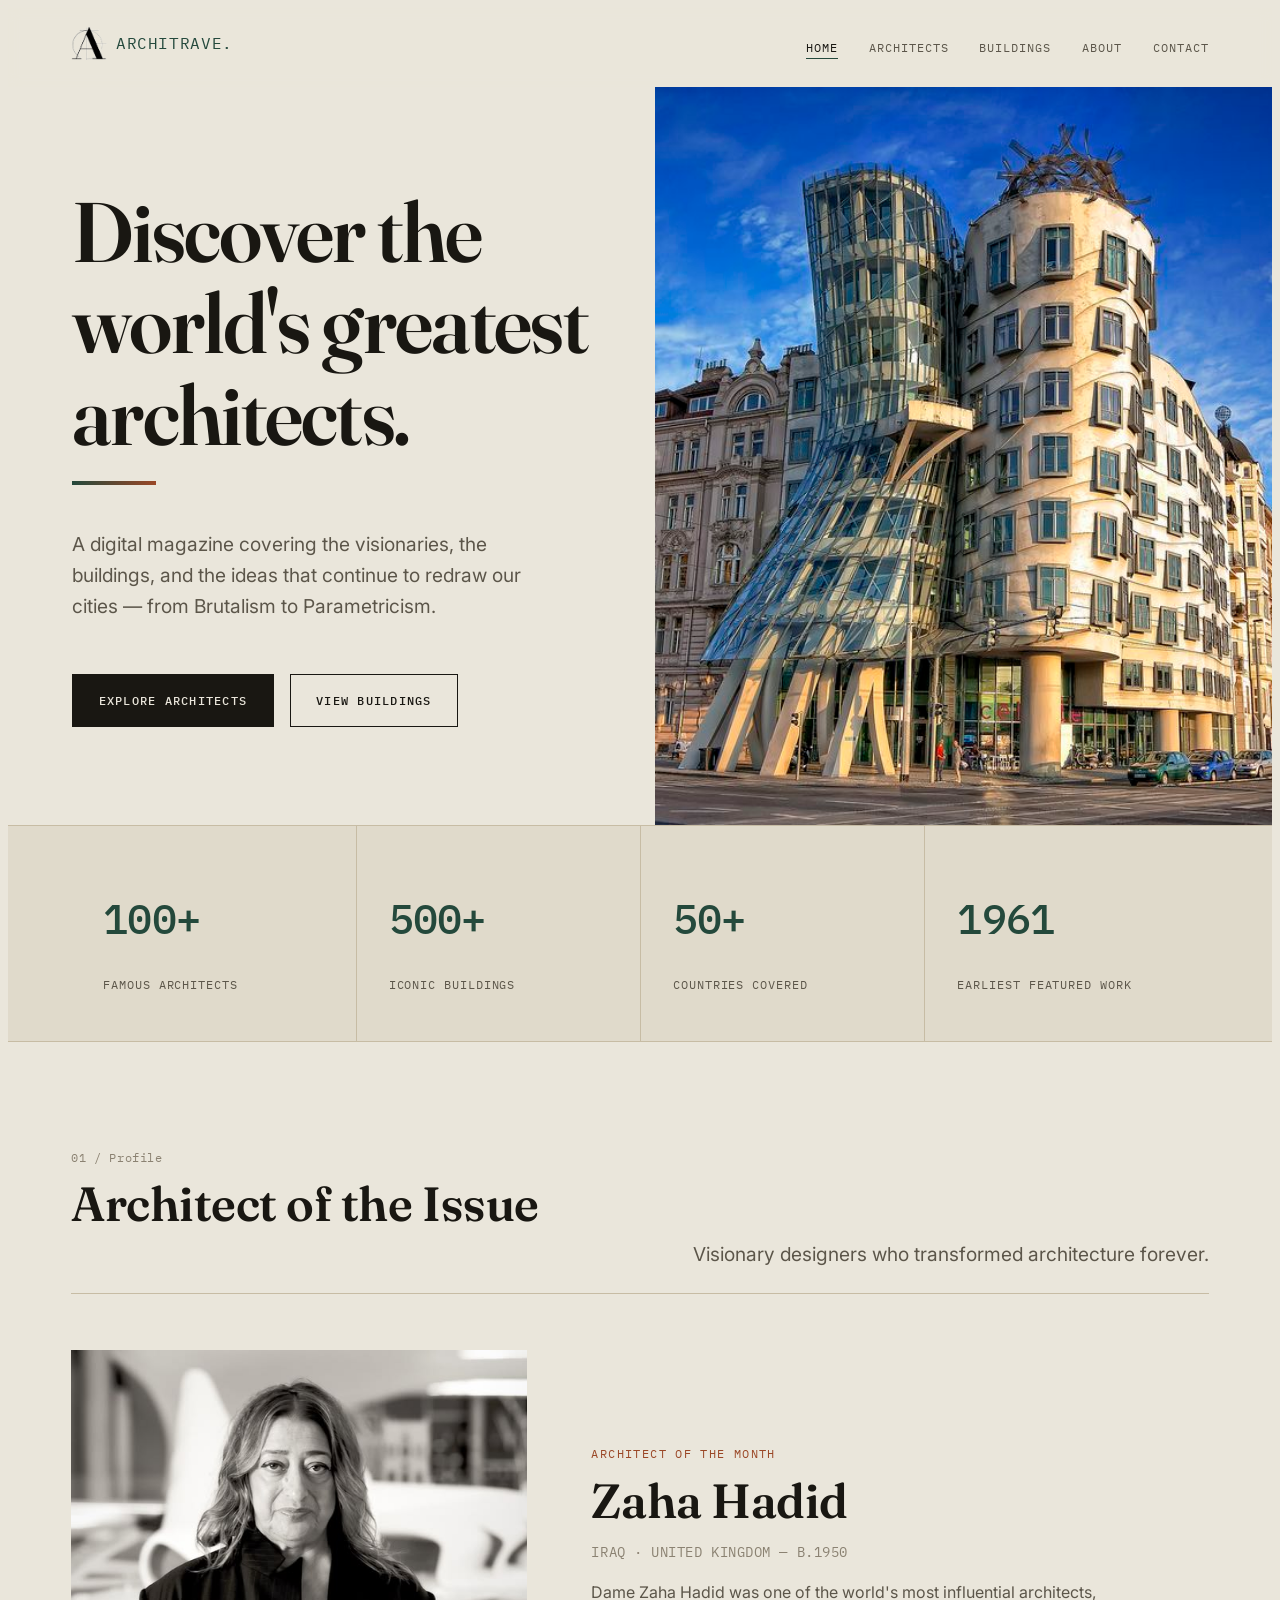
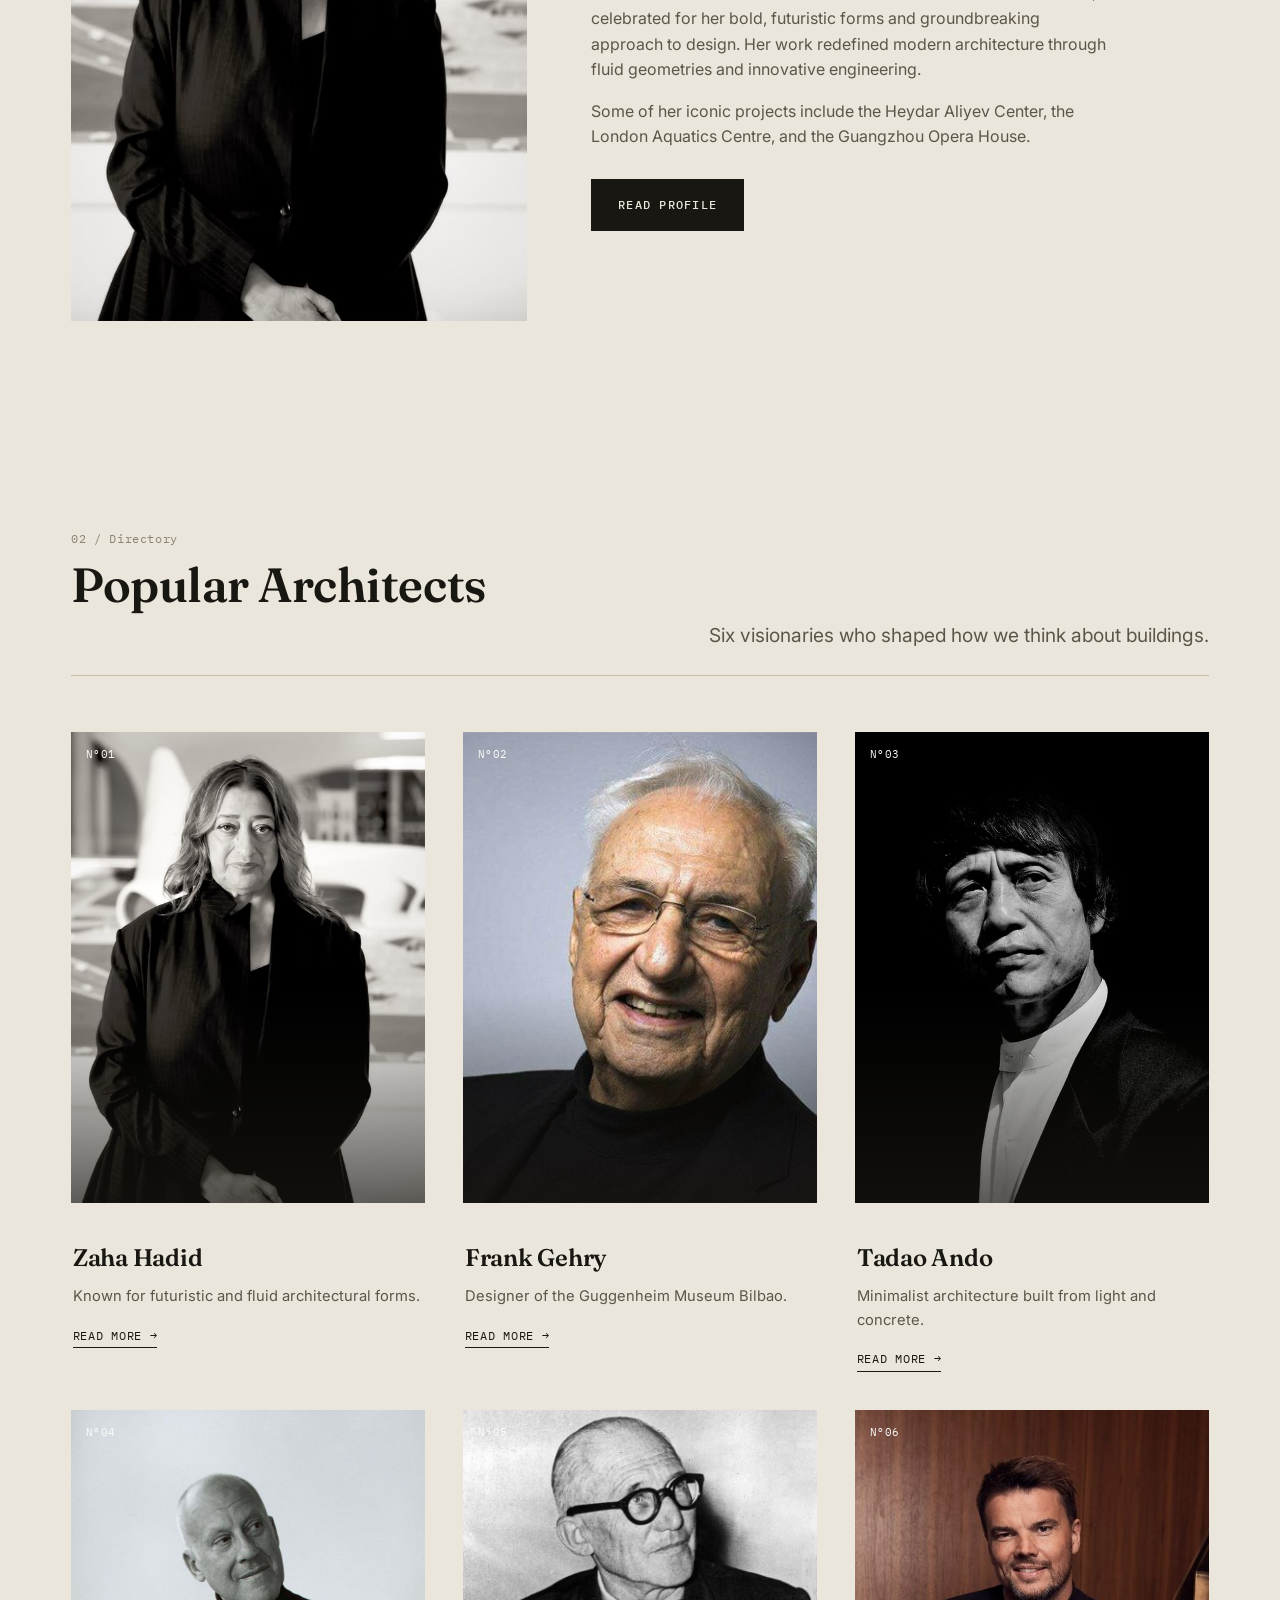
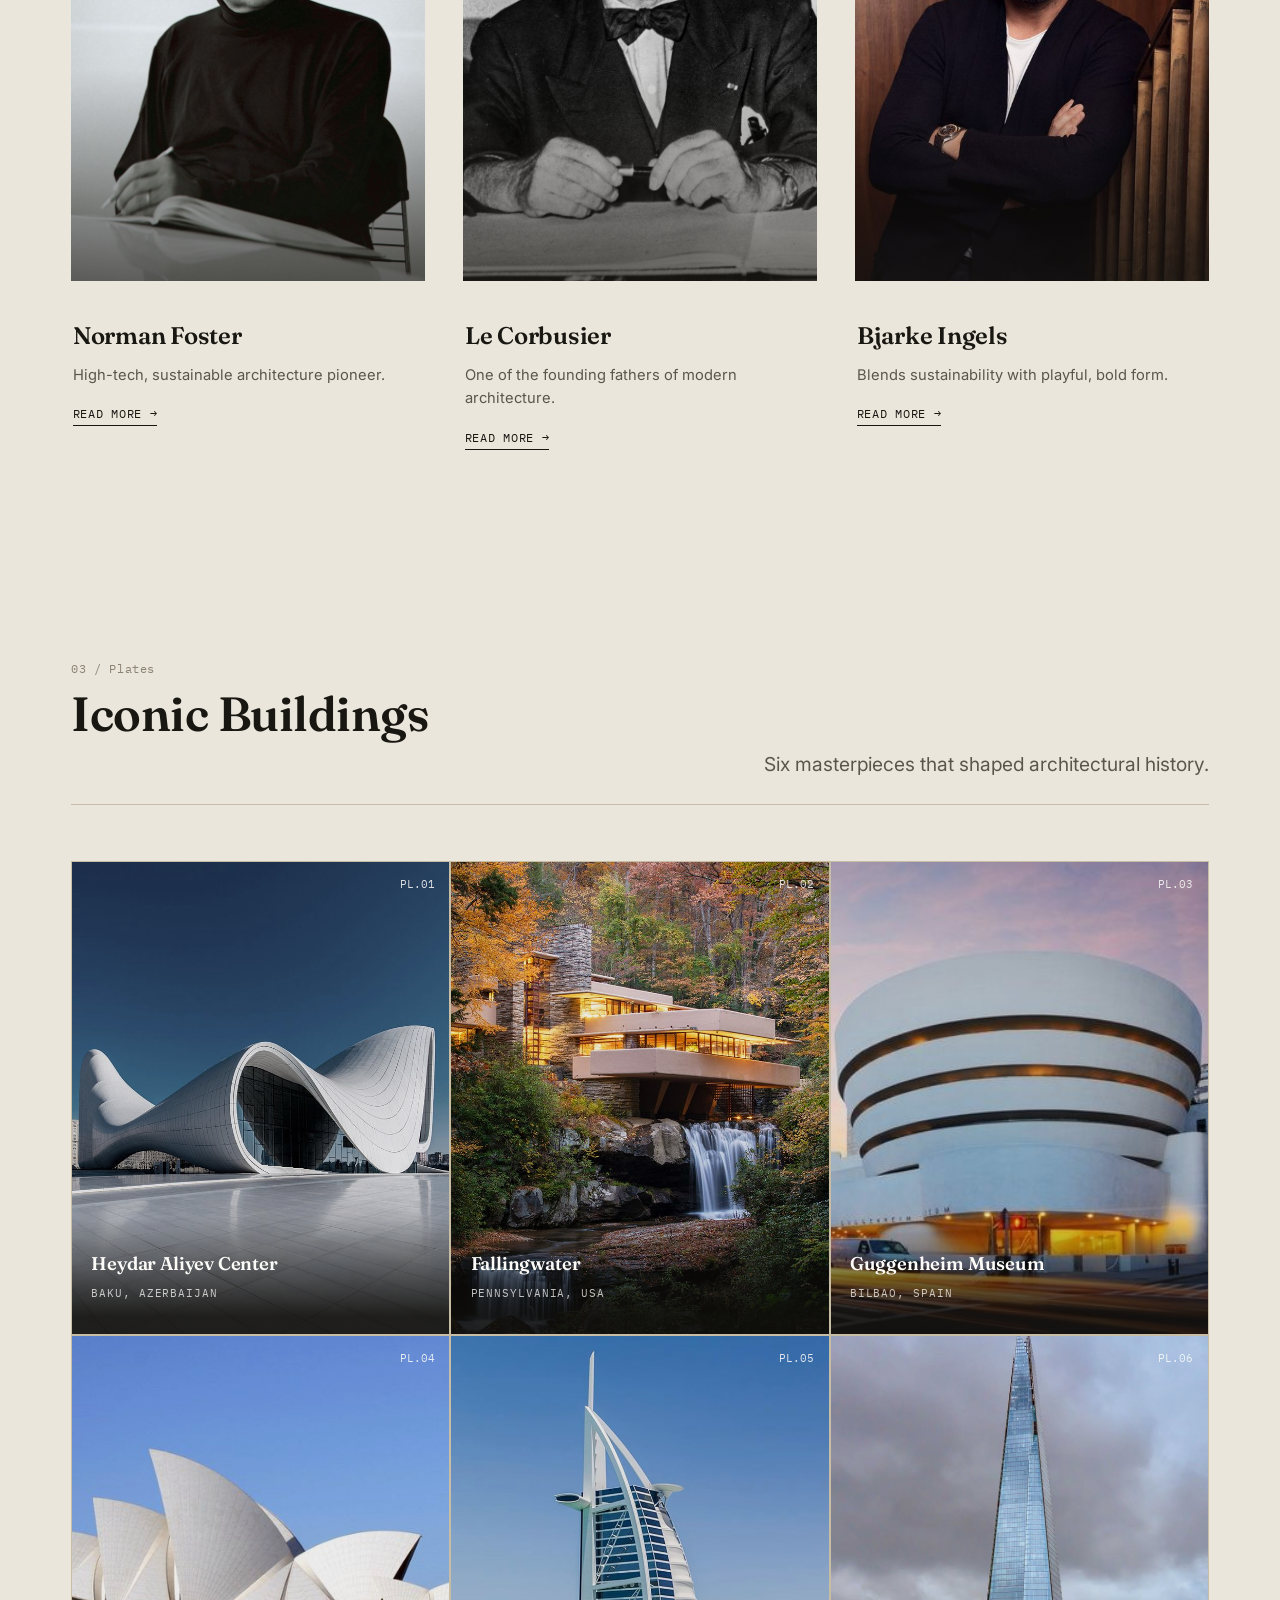
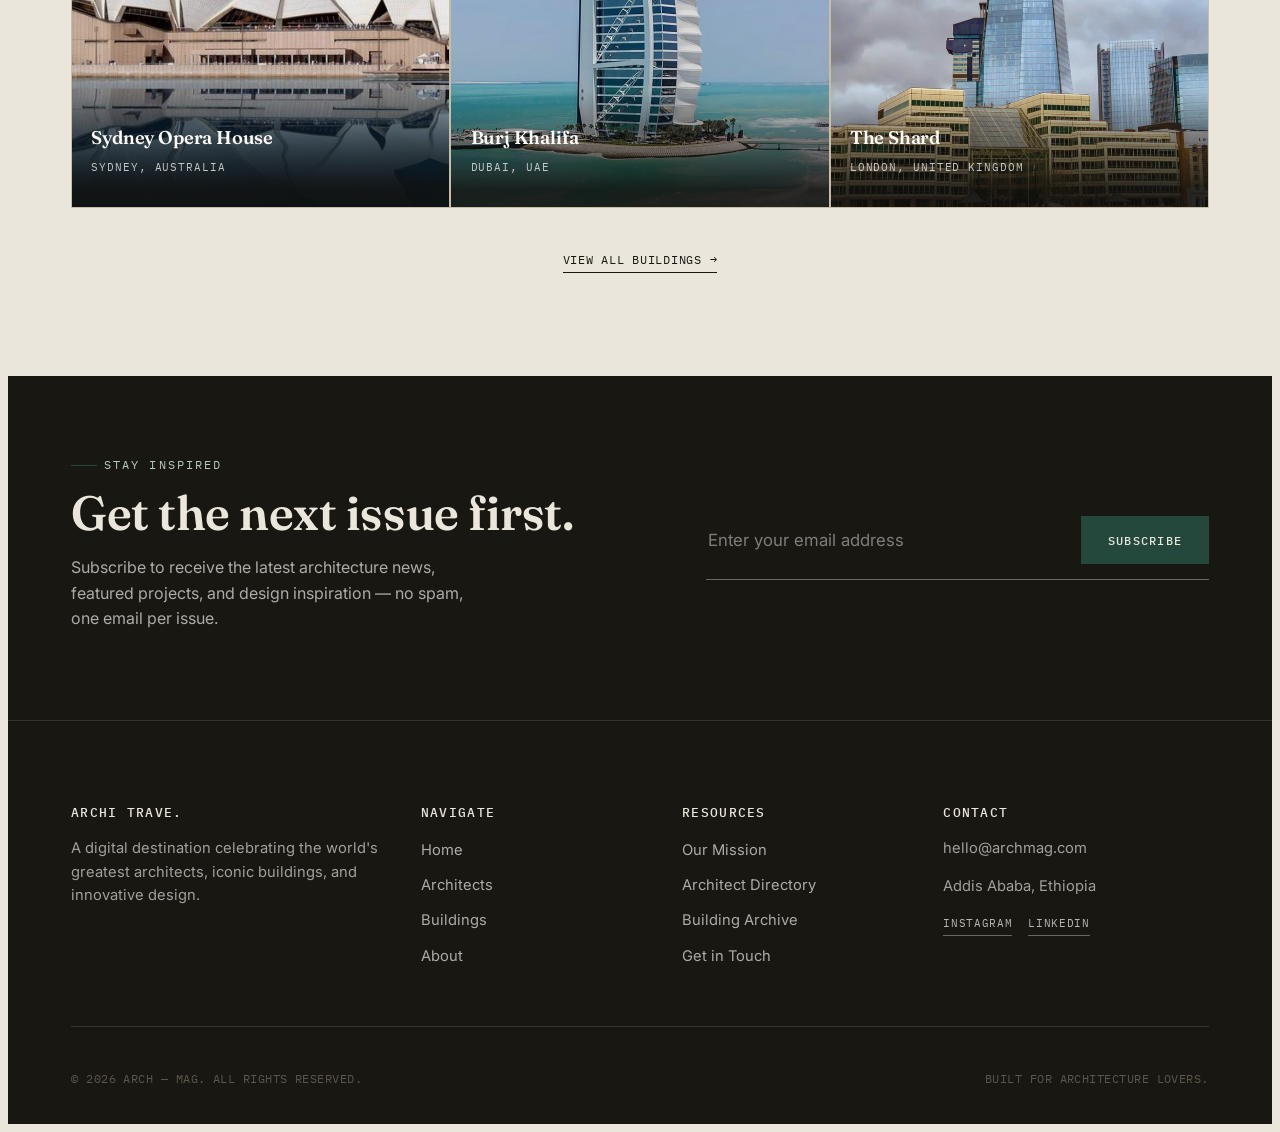
<file: index.html>
<!DOCTYPE html>
<html lang="en">
<head>
  <meta charset="UTF-8">
  <meta name="viewport" content="width=device-width, initial-scale=1.0">
  <title> Architrave. | Architects, Buildings & Design Since Antiquity</title>
  <meta name="description" content=" Architrave. is a digital magazine covering the world's most significant architects and buildings — biographies, projects, and design philosophy.">

  <link rel="preconnect" href="https://fonts.googleapis.com">
  <link rel="preconnect" href="https://fonts.gstatic.com" crossorigin>
  <link href="https://fonts.googleapis.com/css2?family=Fraunces:ital,opsz,wght@0,9..144,300;0,9..144,500;0,9..144,600;1,9..144,500&family=Inter:wght@300;400;500;600&family=IBM+Plex+Mono:wght@400;500&display=swap" rel="stylesheet">

  <link rel="stylesheet" href="css/style.css">
</head>
<body>

<div id="progressBar"></div>

<header>
  <nav class="navbar container">
    <div class="logo"><a href="index.html"><img src="images/brand/architrave-mark.png" alt="Architrave" class="logo-mark"><span class="logo-word">Architrave.</span></a></div>
    <ul class="nav-links">
      <li><a href="index.html" class="active">Home</a></li>
      <li><a href="architects.html">Architects</a></li>
      <li><a href="buildings.html">Buildings</a></li>
      <li><a href="about.html">About</a></li>
      <li><a href="contact.html">Contact</a></li>
    </ul>
    <button class="menu-toggle" aria-label="Toggle menu"><span></span><span></span><span></span></button>
  </nav>
</header>

<!-- ================= HERO ================= -->
<section id="hero">
  <div class="hero-split">
    <div class="hero-text">
      <h1>Discover the world's greatest architects.</h1>
      <p class="lede">A digital magazine covering the visionaries, the buildings, and the ideas that continue to redraw our cities — from Brutalism to Parametricism.</p>
      <div class="hero-cta">
        <a href="architects.html" class="btn">Explore Architects</a>
        <a href="buildings.html" class="btn btn-outline">View Buildings</a>
      </div>
    </div>
    <div class="hero-media crop">
      <img src="images/buildings/dancing-house.jpg"  alt="Contemporary architectural facade">
    </div>
  </div>
</section>

<!-- ================= STATS ================= -->
<section id="stats">
  <div class="container">
    <div class="stats-grid">
      <div class="stat-card"><h2>100+</h2><p>Famous Architects</p></div>
      <div class="stat-card"><h2>500+</h2><p>Iconic Buildings</p></div>
      <div class="stat-card"><h2>50+</h2><p>Countries Covered</p></div>
      <div class="stat-card"><h2>1961</h2><p>Earliest Featured Work</p></div>
    </div>
  </div>
</section>

<!-- ================= FEATURED ARCHITECT ================= -->
<section id="featured-architect" class="section-pad reveal">
  <div class="container">
    <div class="section-head">
      <div>
        <span class="section-num">01 / Profile</span>
        <h2>Architect of the Issue</h2>
      </div>
      <p class="lede">Visionary designers who transformed architecture forever.</p>
    </div>

    <div class="featured-container">
      <div class="featured-image crop">
        <img src="images/architects/zaha.jpg" alt="Zaha Hadid">
      </div>
      <div class="featured-text">
        <span class="category">Architect of the Month</span>
        <h2>Zaha Hadid</h2>
        <h4>Iraq &middot; United Kingdom &mdash; b.1950</h4>
        <p>Dame Zaha Hadid was one of the world's most influential architects, celebrated for her bold, futuristic forms and groundbreaking approach to design. Her work redefined modern architecture through fluid geometries and innovative engineering.</p>
        <p>Some of her iconic projects include the Heydar Aliyev Center, the London Aquatics Centre, and the Guangzhou Opera House.</p>
        <a href="zaha-hadid.html" class="btn">Read Profile</a>
      </div>
    </div>
  </div>
</section>

<!-- ================= POPULAR ARCHITECTS ================= -->
<section id="popular-architects" class="section-pad reveal">
  <div class="container">
    <div class="section-head">
      <div>
        <span class="section-num">02 / Directory</span>
        <h2>Popular Architects</h2>
      </div>
      <p class="lede">Six visionaries who shaped how we think about buildings.</p>
    </div>

    <div class="architect-grid">
      <div class="architect-card">
        <div class="thumb"><span class="idx">N&deg;01</span><img src="images/architects/zaha.jpg" alt="Zaha Hadid"></div>
        <div class="card-content">
          <h3>Zaha Hadid</h3>
          <p>Known for futuristic and fluid architectural forms.</p>
          <a href="zaha-hadid.html" class="link-arrow">Read More →</a>
        </div>
      </div>
      <div class="architect-card">
        <div class="thumb"><span class="idx">N&deg;02</span><img src="images/architects/frank-gehry.jpg" alt="Frank Gehry"></div>
        <div class="card-content">
          <h3>Frank Gehry</h3>
          <p>Designer of the Guggenheim Museum Bilbao.</p>
          <a href="frank-gehry.html" class="link-arrow">Read More →</a>
        </div>
      </div>
      <div class="architect-card">
        <div class="thumb"><span class="idx">N&deg;03</span><img src="images/architects/tadao-ando.jpg" alt="Tadao Ando"></div>
        <div class="card-content">
          <h3>Tadao Ando</h3>
          <p>Minimalist architecture built from light and concrete.</p>
          <a href="tadao-ando.html" class="link-arrow">Read More →</a>
        </div>
      </div>
      <div class="architect-card">
        <div class="thumb"><span class="idx">N&deg;04</span><img src="images/architects/norman-foster.jpg" alt="Norman Foster"></div>
        <div class="card-content">
          <h3>Norman Foster</h3>
          <p>High-tech, sustainable architecture pioneer.</p>
          <a href="norman-foster.html" class="link-arrow">Read More →</a>
        </div>
      </div>
      <div class="architect-card">
        <div class="thumb"><span class="idx">N&deg;05</span><img src="images/architects/le-corbusier.jpg" alt="Le Corbusier"></div>
        <div class="card-content">
          <h3>Le Corbusier</h3>
          <p>One of the founding fathers of modern architecture.</p>
          <a href="le-corbusier.html" class="link-arrow">Read More →</a>
        </div>
      </div>
      <div class="architect-card">
        <div class="thumb"><span class="idx">N&deg;06</span><img src="images/architects/bjarke-ingels.jpg" alt="Bjarke Ingels"></div>
        <div class="card-content">
          <h3>Bjarke Ingels</h3>
          <p>Blends sustainability with playful, bold form.</p>
          <a href="bjarke-ingels.html" class="link-arrow">Read More →</a>
        </div>
      </div>
    </div>
  </div>
</section>

<!-- ================= FEATURED BUILDINGS ================= -->
<section id="featured-buildings" class="section-pad reveal">
  <div class="container">
    <div class="section-head">
      <div>
        <span class="section-num">03 / Plates</span>
        <h2>Iconic Buildings</h2>
      </div>
      <p class="lede">Six masterpieces that shaped architectural history.</p>
    </div>

    <div class="building-grid">
      <div class="building-card">
        <span class="plate">PL.01</span>
        <img src="images/buildings/heydar.jpg" alt="Heydar Aliyev Center">
        <div class="building-overlay"><h3>Heydar Aliyev Center</h3><p>Baku, Azerbaijan</p></div>
      </div>
      <div class="building-card">
        <span class="plate">PL.02</span>
        <img src="images/buildings/fallingwater.jpg" alt="Fallingwater">
        <div class="building-overlay"><h3>Fallingwater</h3><p>Pennsylvania, USA</p></div>
      </div>
      <div class="building-card">
        <span class="plate">PL.03</span>
        <img src="images/buildings/guggenheim.jpg" alt="Guggenheim Bilbao">
        <div class="building-overlay"><h3>Guggenheim Museum</h3><p>Bilbao, Spain</p></div>
      </div>
      <div class="building-card">
        <span class="plate">PL.04</span>
        <img src="images/buildings/opera.jpg" alt="Sydney Opera House">
        <div class="building-overlay"><h3>Sydney Opera House</h3><p>Sydney, Australia</p></div>
      </div>
      <div class="building-card">
        <span class="plate">PL.05</span>
        <img src="images/buildings/burj.jpg" alt="Burj Khalifa">
        <div class="building-overlay"><h3>Burj Khalifa</h3><p>Dubai, UAE</p></div>
      </div>
      <div class="building-card">
        <span class="plate">PL.06</span>
        <img src="images/buildings/shard.jpg" alt="The Shard">
        <div class="building-overlay"><h3>The Shard</h3><p>London, United Kingdom</p></div>
      </div>
    </div>

    <div style="margin-top:2.4rem; text-align:center;">
      <a href="buildings.html" class="link-arrow">View All Buildings →</a>
    </div>
  </div>
</section>

<!-- ================= NEWSLETTER ================= -->
<section id="newsletter" class="reveal">
  <div class="container newsletter-content">
    <div>
      <span class="eyebrow" style="color:#B7C9BF;">Stay Inspired</span>
      <h2 style="margin-top:.8rem;">Get the next issue first.</h2>
      <p>Subscribe to receive the latest architecture news, featured projects, and design inspiration — no spam, one email per issue.</p>
    </div>
    <form class="newsletter-form">
      <input type="email" placeholder="Enter your email address" required>
      <button type="submit" class="btn">Subscribe</button>
    </form>
  </div>
</section>

<!-- ================= FOOTER ================= -->
<footer>
  <div class="container">
    <div class="footer-grid">
      <div class="footer-column">
        <h3>ARCHI TRAVE.</h3>
        <p>A digital destination celebrating the world's greatest architects, iconic buildings, and innovative design.</p>
      </div>
      <div class="footer-column">
        <h3>Navigate</h3>
        <ul>
          <li><a href="index.html">Home</a></li>
          <li><a href="architects.html">Architects</a></li>
          <li><a href="buildings.html">Buildings</a></li>
          <li><a href="about.html">About</a></li>
        </ul>
      </div>
      <div class="footer-column">
        <h3>Resources</h3>
        <ul>
          <li><a href="about.html">Our Mission</a></li>
          <li><a href="architects.html">Architect Directory</a></li>
          <li><a href="buildings.html">Building Archive</a></li>
          <li><a href="contact.html">Get in Touch</a></li>
        </ul>
      </div>
      <div class="footer-column">
        <h3>Contact</h3>
        <p>hello@archmag.com</p>
        <p>Addis Ababa, Ethiopia</p>
        <div class="social-links">
          <a href="#">Instagram</a>
          <a href="#">LinkedIn</a>
        </div>
      </div>
    </div>
    <hr>
    <div class="footer-bottom">
      <p>© 2026 ARCH — MAG. All Rights Reserved.</p>
      <p>Built for architecture lovers.</p>
    </div>
  </div>
</footer>

<button id="backToTop" aria-label="Back to top">↑</button>

<script src="js/main.js"></script>
</body>
</html>
</file>
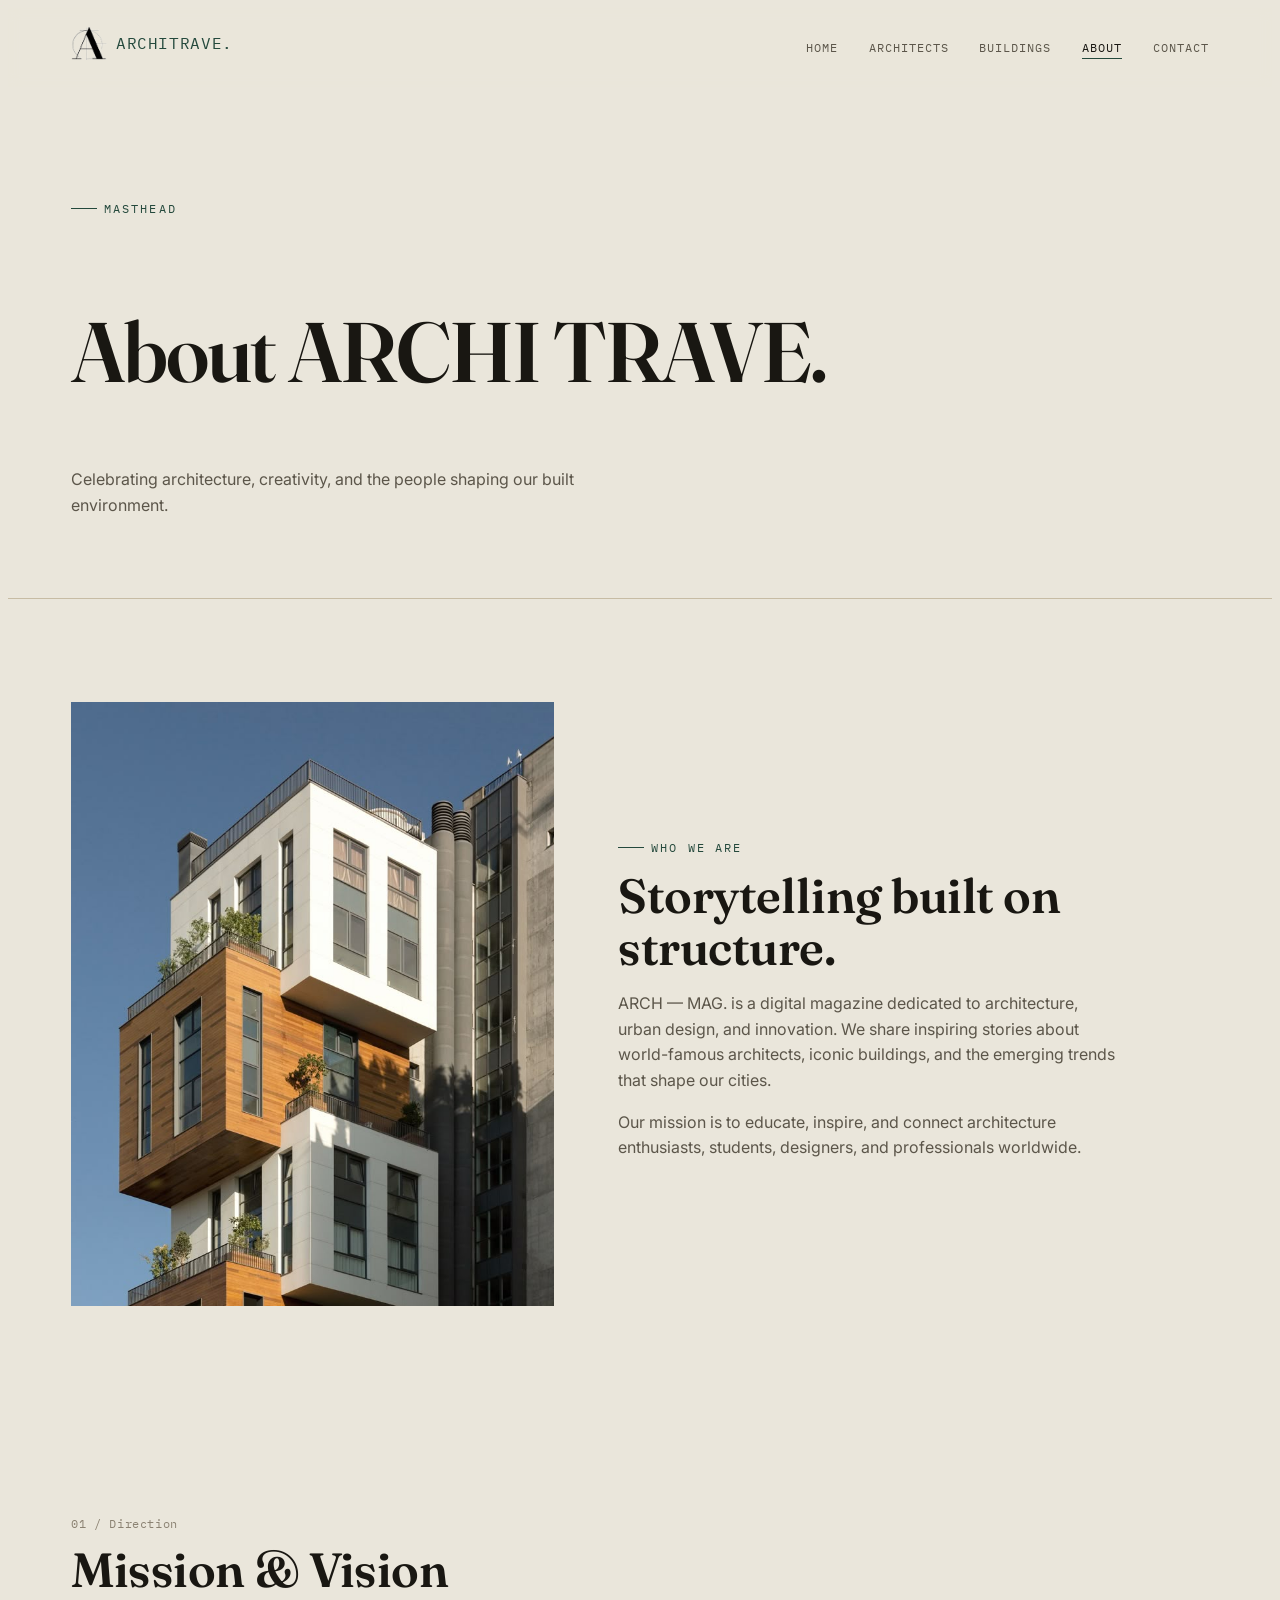
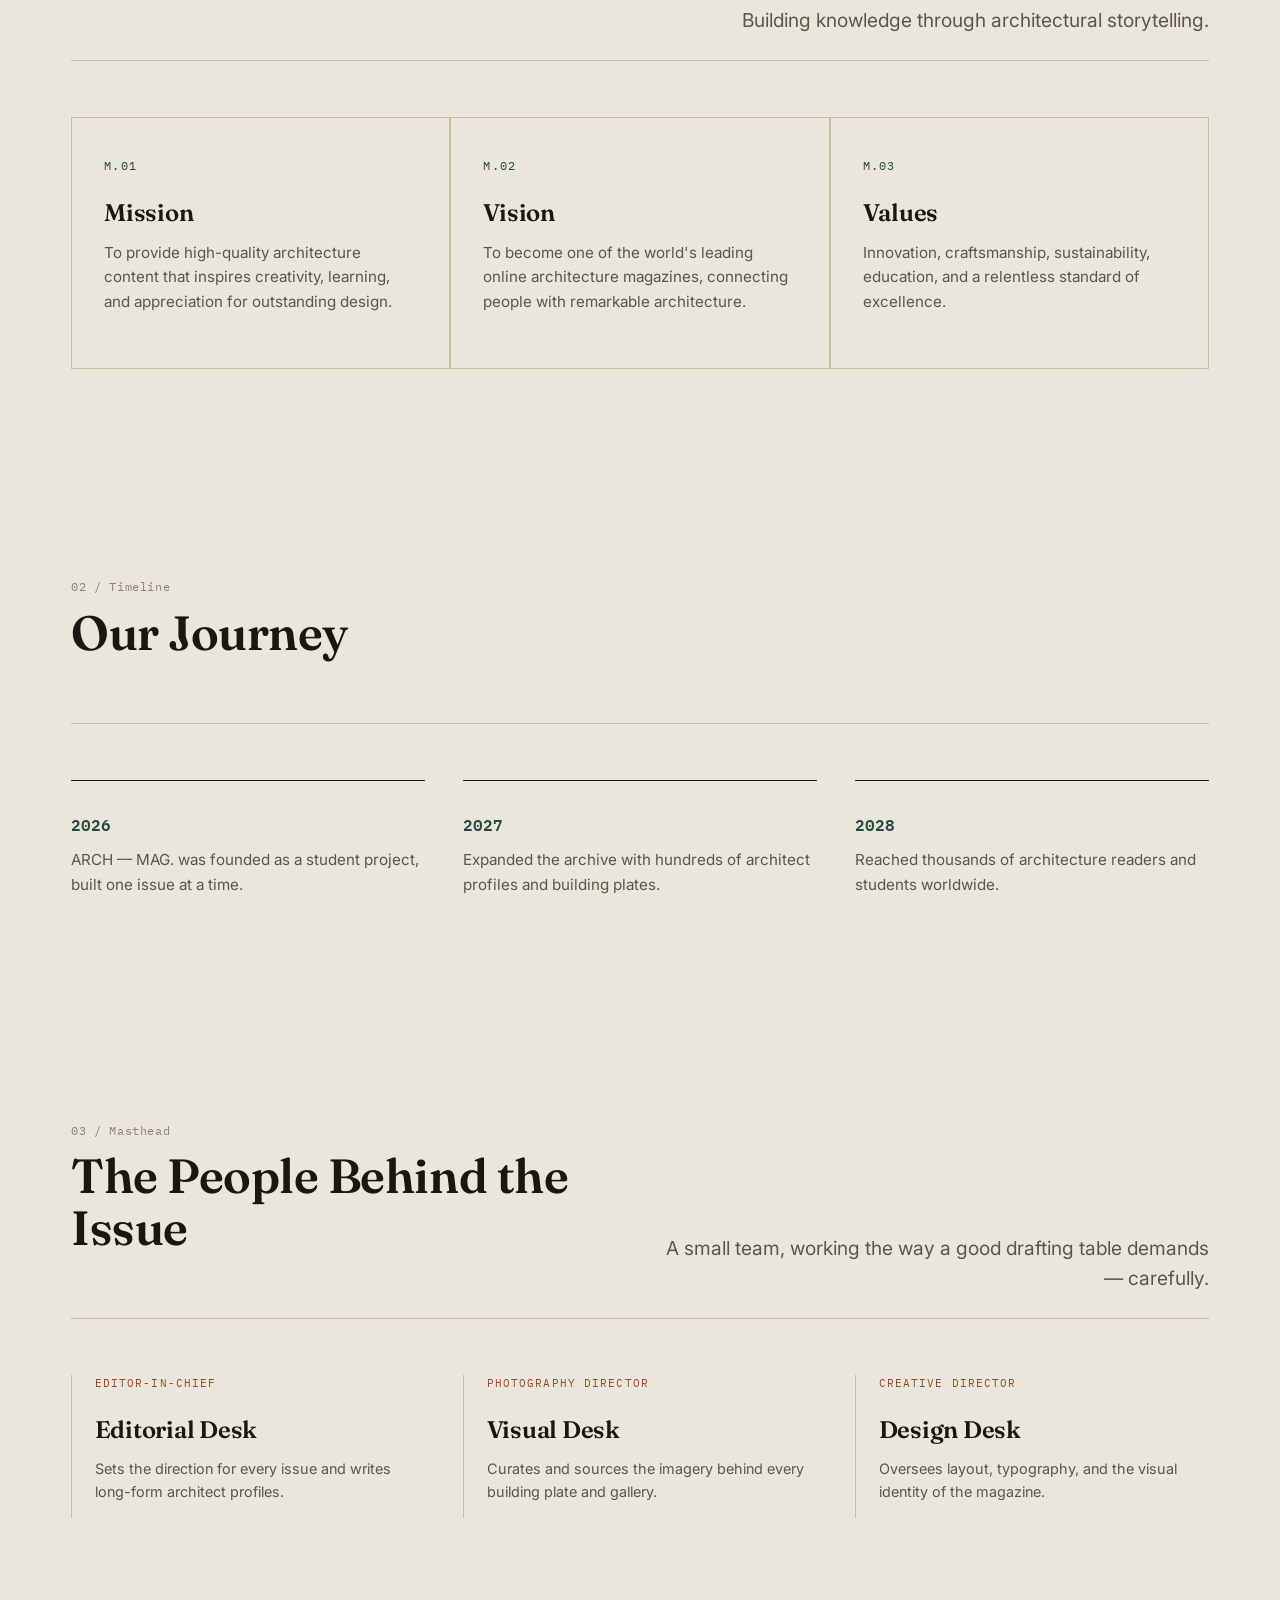
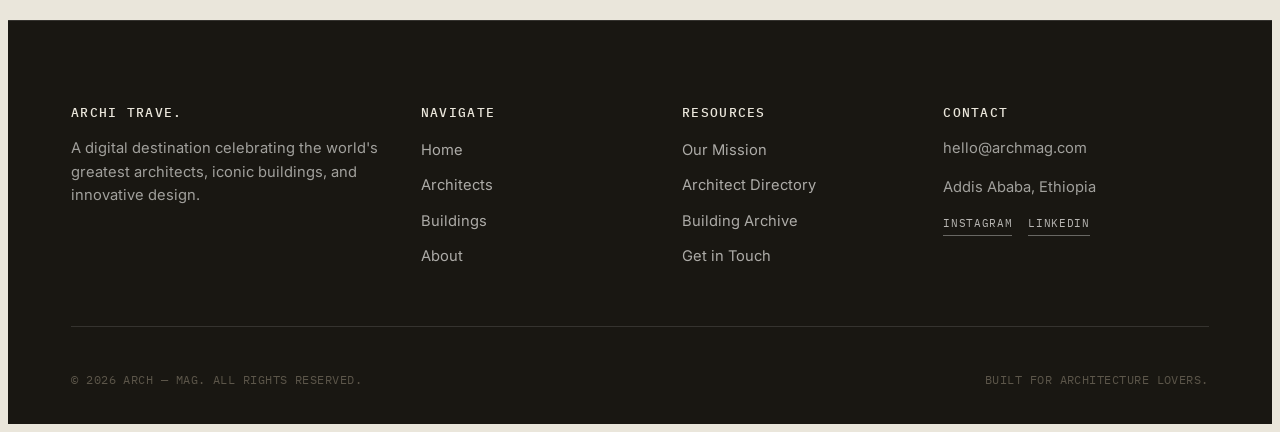
<file: about.html>
<!DOCTYPE html>
<html lang="en">
<head>
  <meta charset="UTF-8">
  <meta name="viewport" content="width=device-width, initial-scale=1.0">
  <title>About | ARCHI TRAVE.</title>
  <meta name="description" content="ArchMag is a digital magazine dedicated to architecture, urban design, and the people shaping our built environment.">

  <link rel="preconnect" href="https://fonts.googleapis.com">
  <link rel="preconnect" href="https://fonts.gstatic.com" crossorigin>
  <link href="https://fonts.googleapis.com/css2?family=Fraunces:ital,opsz,wght@0,9..144,300;0,9..144,500;0,9..144,600;1,9..144,500&family=Inter:wght@300;400;500;600&family=IBM+Plex+Mono:wght@400;500&display=swap" rel="stylesheet">
  <link rel="stylesheet" href="css/style.css">
</head>
<body>

<div id="progressBar"></div>

<header>
  <nav class="navbar container">
    <div class="logo"><a href="index.html"><img src="images/brand/architrave-mark.png" alt="Architrave" class="logo-mark"><span class="logo-word">Architrave.</span></a></div>
    <ul class="nav-links">
      <li><a href="index.html">Home</a></li>
      <li><a href="architects.html">Architects</a></li>
      <li><a href="buildings.html">Buildings</a></li>
      <li><a href="about.html" class="active">About</a></li>
      <li><a href="contact.html">Contact</a></li>
    </ul>
    <button class="menu-toggle" aria-label="Toggle menu"><span></span><span></span><span></span></button>
  </nav>
</header>

<section class="page-hero">
  <div class="container">
    <span class="eyebrow">Masthead</span>
    <h1>About ARCHI TRAVE.</h1>
    <p>Celebrating architecture, creativity, and the people shaping our built environment.</p>
  </div>
</section>

<section class="about-section section-pad reveal">
  <div class="container">
    <div class="about-grid">
      <div class="img-wrap crop"><img src="images/about/about.jpg" alt="Architectural interior study"></div>
      <div>
        <span class="eyebrow">Who We Are</span>
        <h2 style="margin-top:.8rem;">Storytelling built on structure.</h2>
        <p>ARCH — MAG. is a digital magazine dedicated to architecture, urban design, and innovation. We share inspiring stories about world-famous architects, iconic buildings, and the emerging trends that shape our cities.</p>
        <p>Our mission is to educate, inspire, and connect architecture enthusiasts, students, designers, and professionals worldwide.</p>
      </div>
    </div>
  </div>
</section>

<section class="mission-section section-pad reveal">
  <div class="container">
    <div class="section-head">
      <div>
        <span class="section-num">01 / Direction</span>
        <h2>Mission &amp; Vision</h2>
      </div>
      <p class="lede">Building knowledge through architectural storytelling.</p>
    </div>

    <div class="mission-grid">
      <div class="mission-card">
        <span class="num">M.01</span>
        <h3>Mission</h3>
        <p>To provide high-quality architecture content that inspires creativity, learning, and appreciation for outstanding design.</p>
      </div>
      <div class="mission-card">
        <span class="num">M.02</span>
        <h3>Vision</h3>
        <p>To become one of the world's leading online architecture magazines, connecting people with remarkable architecture.</p>
      </div>
      <div class="mission-card">
        <span class="num">M.03</span>
        <h3>Values</h3>
        <p>Innovation, craftsmanship, sustainability, education, and a relentless standard of excellence.</p>
      </div>
    </div>
  </div>
</section>

<section class="timeline-section section-pad reveal">
  <div class="container">
    <div class="section-head">
      <div>
        <span class="section-num">02 / Timeline</span>
        <h2>Our Journey</h2>
      </div>
    </div>

    <div class="timeline-row">
      <div class="timeline-item">
        <h3>2026</h3>
        <p>ARCH — MAG. was founded as a student project, built one issue at a time.</p>
      </div>
      <div class="timeline-item">
        <h3>2027</h3>
        <p>Expanded the archive with hundreds of architect profiles and building plates.</p>
      </div>
      <div class="timeline-item">
        <h3>2028</h3>
        <p>Reached thousands of architecture readers and students worldwide.</p>
      </div>
    </div>
  </div>
</section>

<section class="team-section section-pad reveal">
  <div class="container">
    <div class="section-head">
      <div>
        <span class="section-num">03 / Masthead</span>
        <h2>The People Behind the Issue</h2>
      </div>
      <p class="lede">A small team, working the way a good drafting table demands — carefully.</p>
    </div>

    <div class="masthead-grid">
      <div class="masthead-card">
        <span class="role">Editor-in-Chief</span>
        <h3>Editorial Desk</h3>
        <p>Sets the direction for every issue and writes long-form architect profiles.</p>
      </div>
      <div class="masthead-card">
        <span class="role">Photography Director</span>
        <h3>Visual Desk</h3>
        <p>Curates and sources the imagery behind every building plate and gallery.</p>
      </div>
      <div class="masthead-card">
        <span class="role">Creative Director</span>
        <h3>Design Desk</h3>
        <p>Oversees layout, typography, and the visual identity of the magazine.</p>
      </div>
    </div>
  </div>
</section>

<footer>
  <div class="container">
    <div class="footer-grid">
      <div class="footer-column">
        <h3>ARCHI TRAVE.</h3>
        <p>A digital destination celebrating the world's greatest architects, iconic buildings, and innovative design.</p>
      </div>
      <div class="footer-column">
        <h3>Navigate</h3>
        <ul>
          <li><a href="index.html">Home</a></li>
          <li><a href="architects.html">Architects</a></li>
          <li><a href="buildings.html">Buildings</a></li>
          <li><a href="about.html">About</a></li>
        </ul>
      </div>
      <div class="footer-column">
        <h3>Resources</h3>
        <ul>
          <li><a href="about.html">Our Mission</a></li>
          <li><a href="architects.html">Architect Directory</a></li>
          <li><a href="buildings.html">Building Archive</a></li>
          <li><a href="contact.html">Get in Touch</a></li>
        </ul>
      </div>
      <div class="footer-column">
        <h3>Contact</h3>
        <p>hello@archmag.com</p>
        <p>Addis Ababa, Ethiopia</p>
        <div class="social-links">
          <a href="#">Instagram</a>
          <a href="#">LinkedIn</a>
        </div>
      </div>
    </div>
    <hr>
    <div class="footer-bottom">
      <p>© 2026 ARCH — MAG. All Rights Reserved.</p>
      <p>Built for architecture lovers.</p>
    </div>
  </div>
</footer>

<button id="backToTop" aria-label="Back to top">↑</button>
<script src="js/main.js"></script>
</body>
</html>
</file>
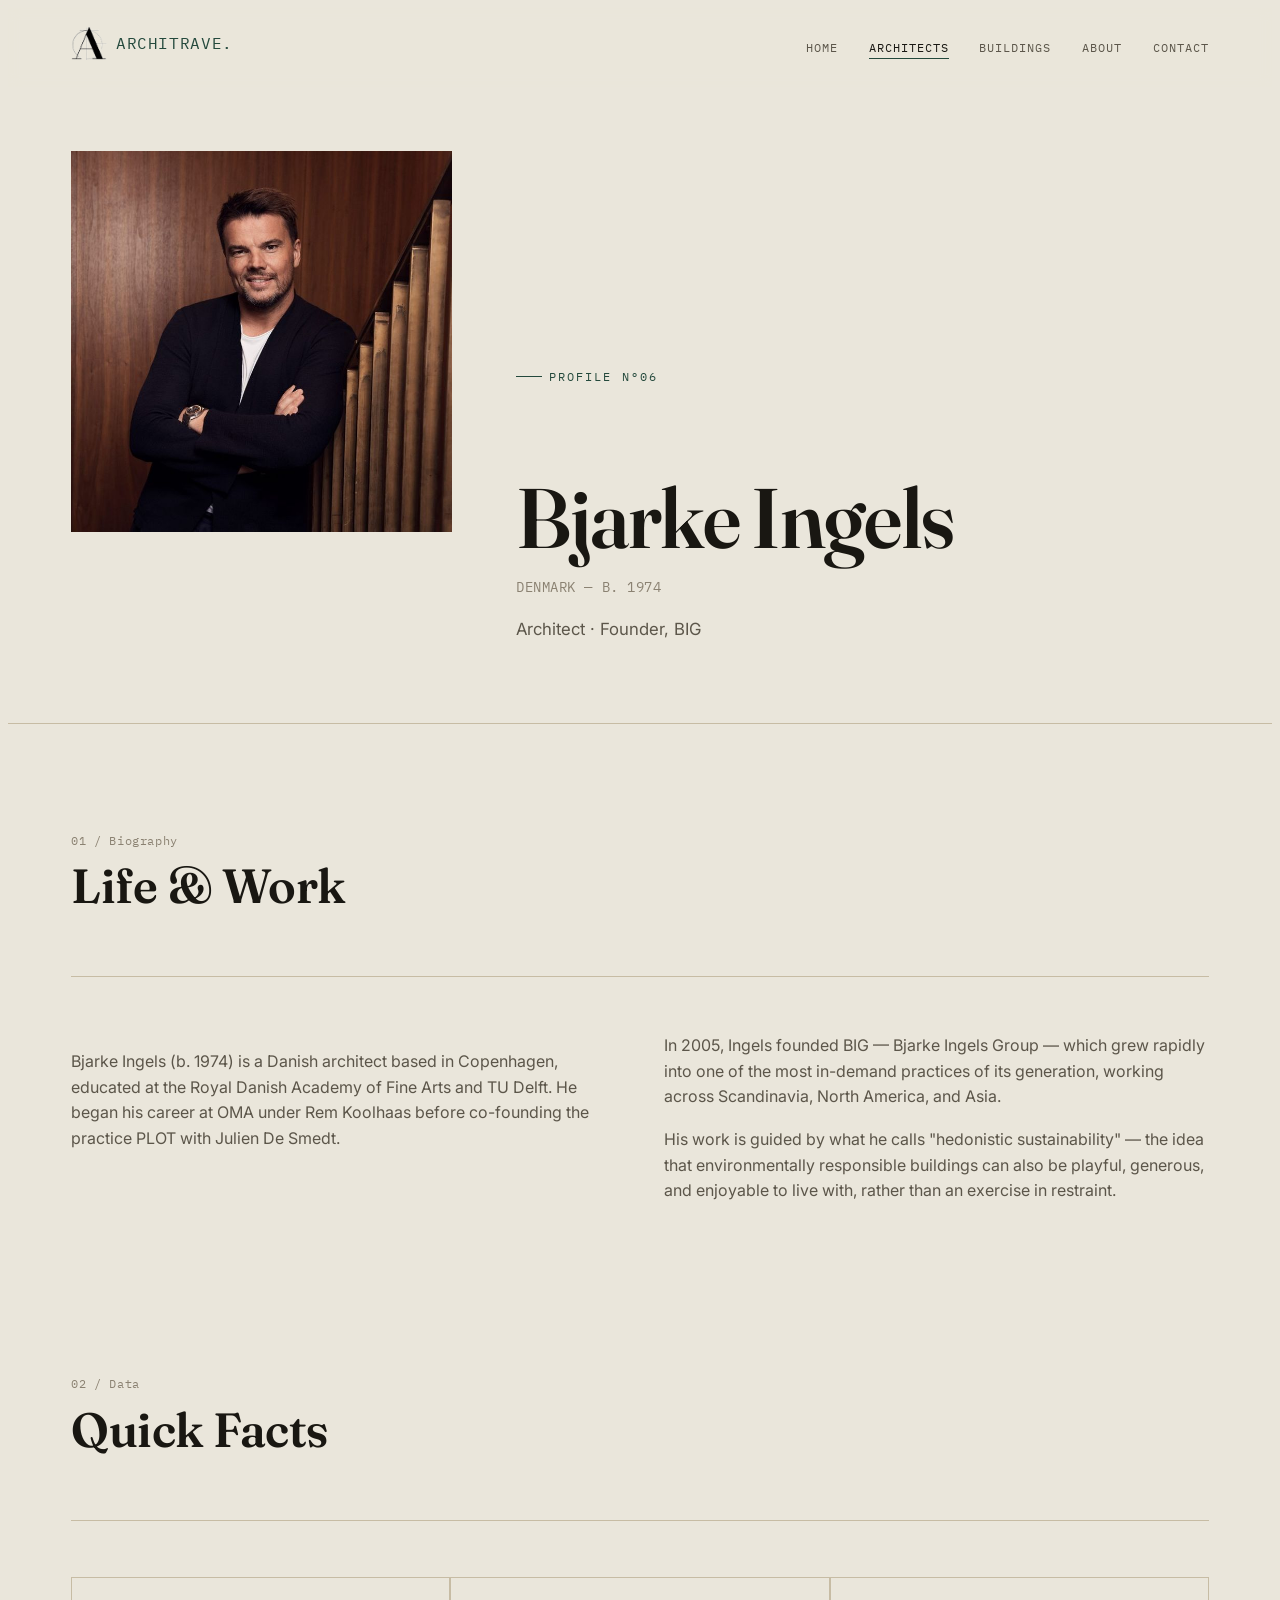
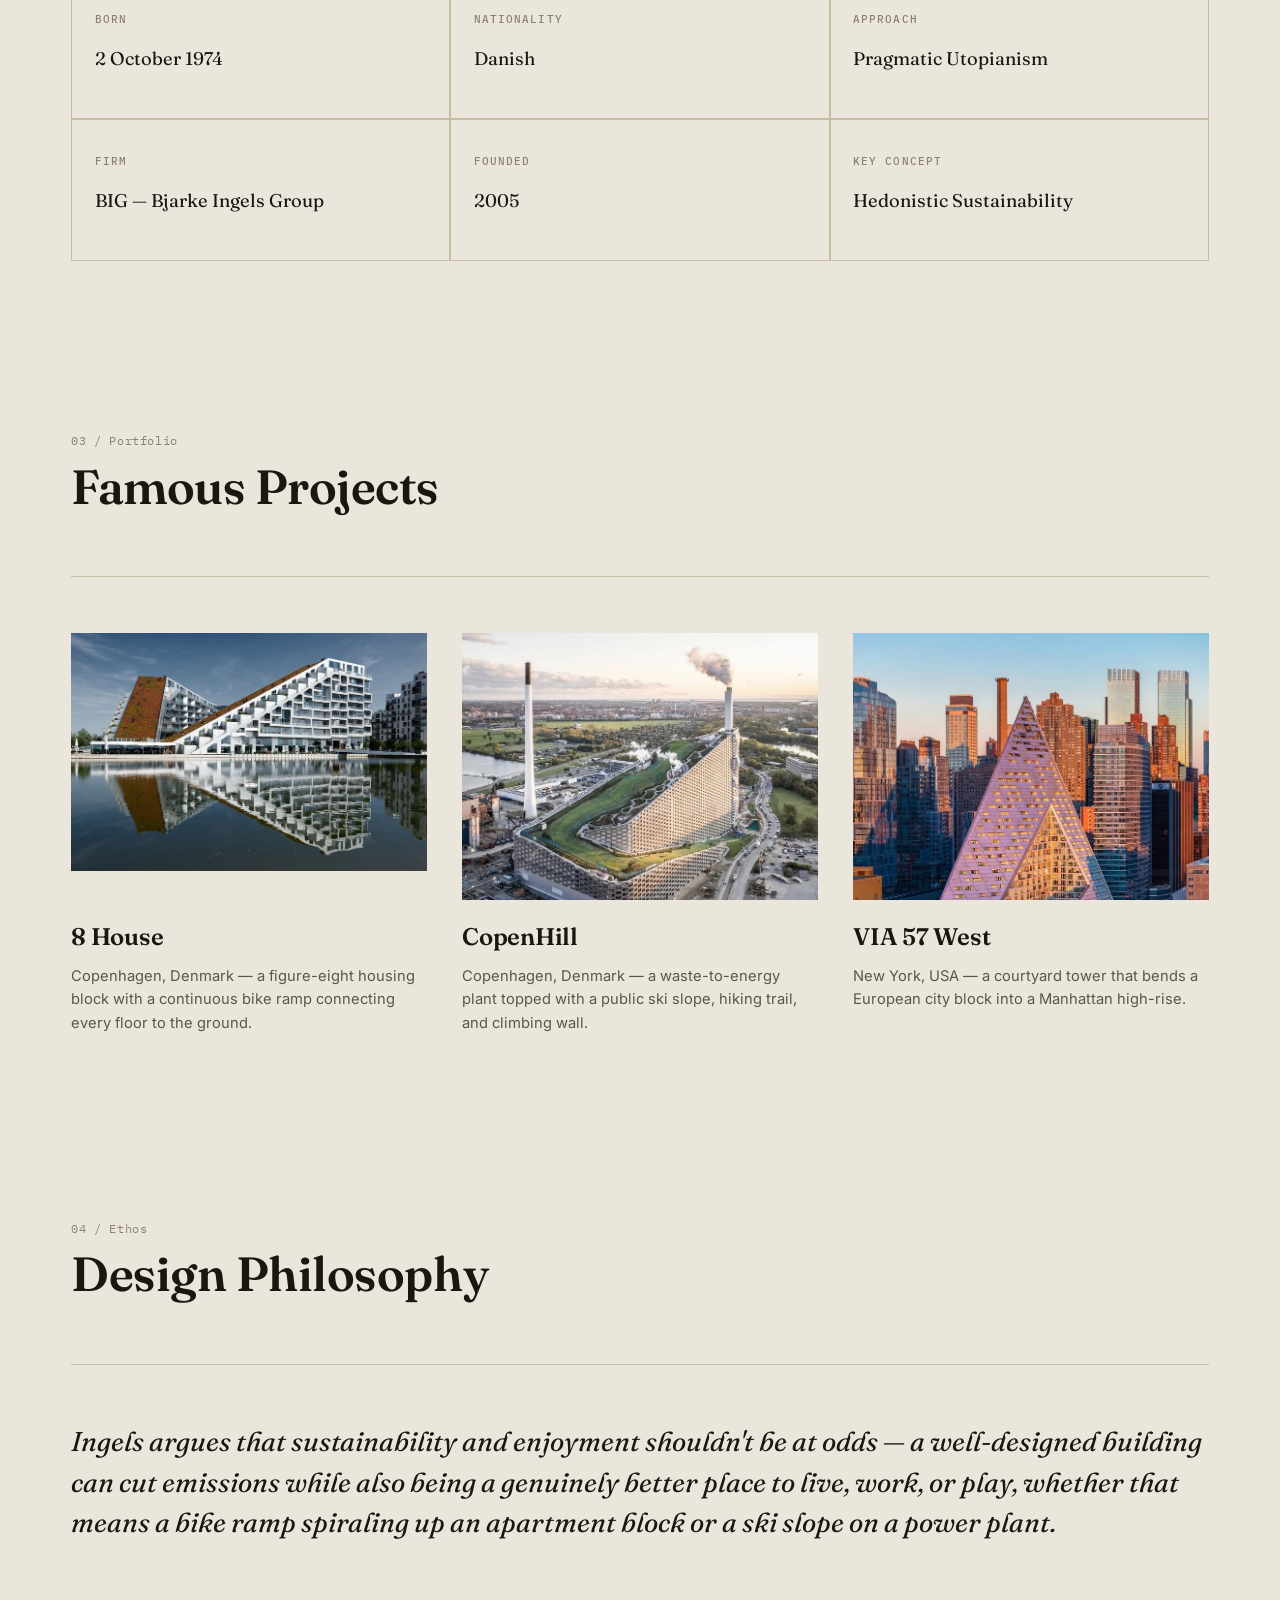
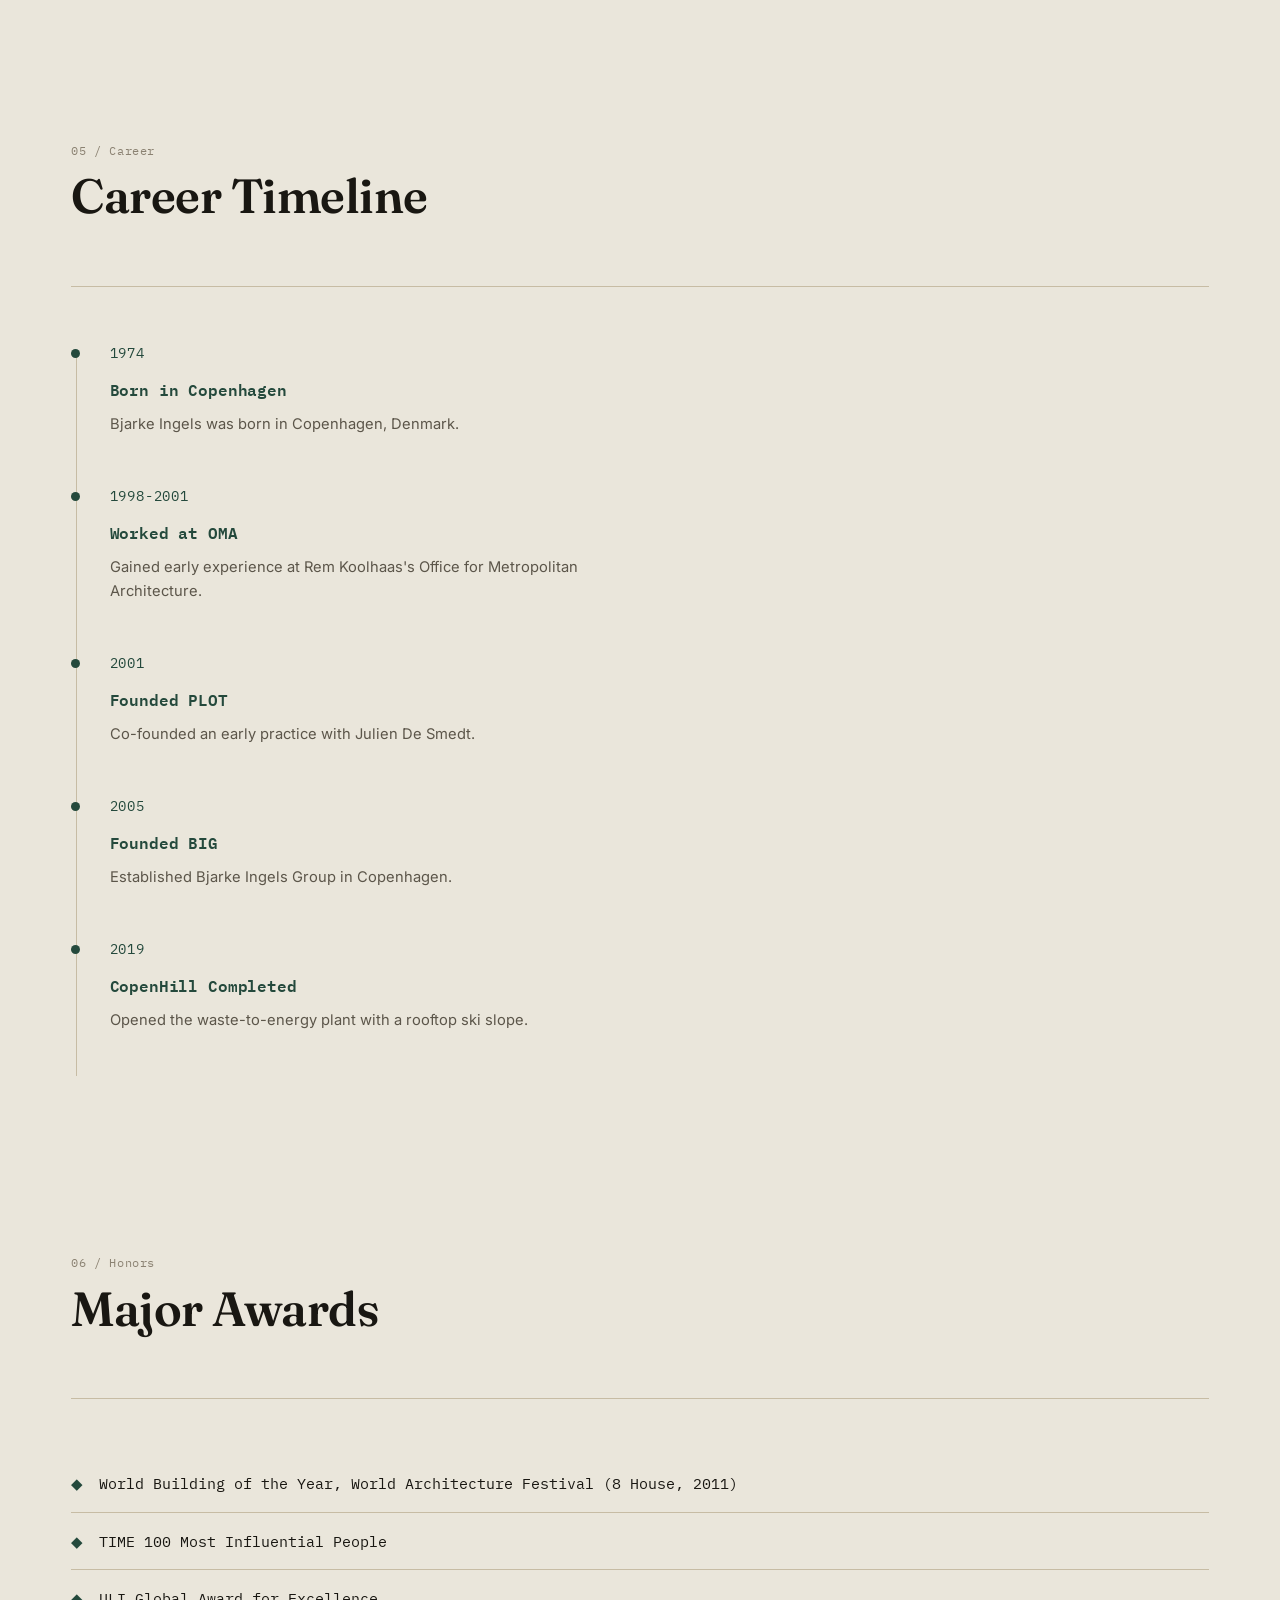
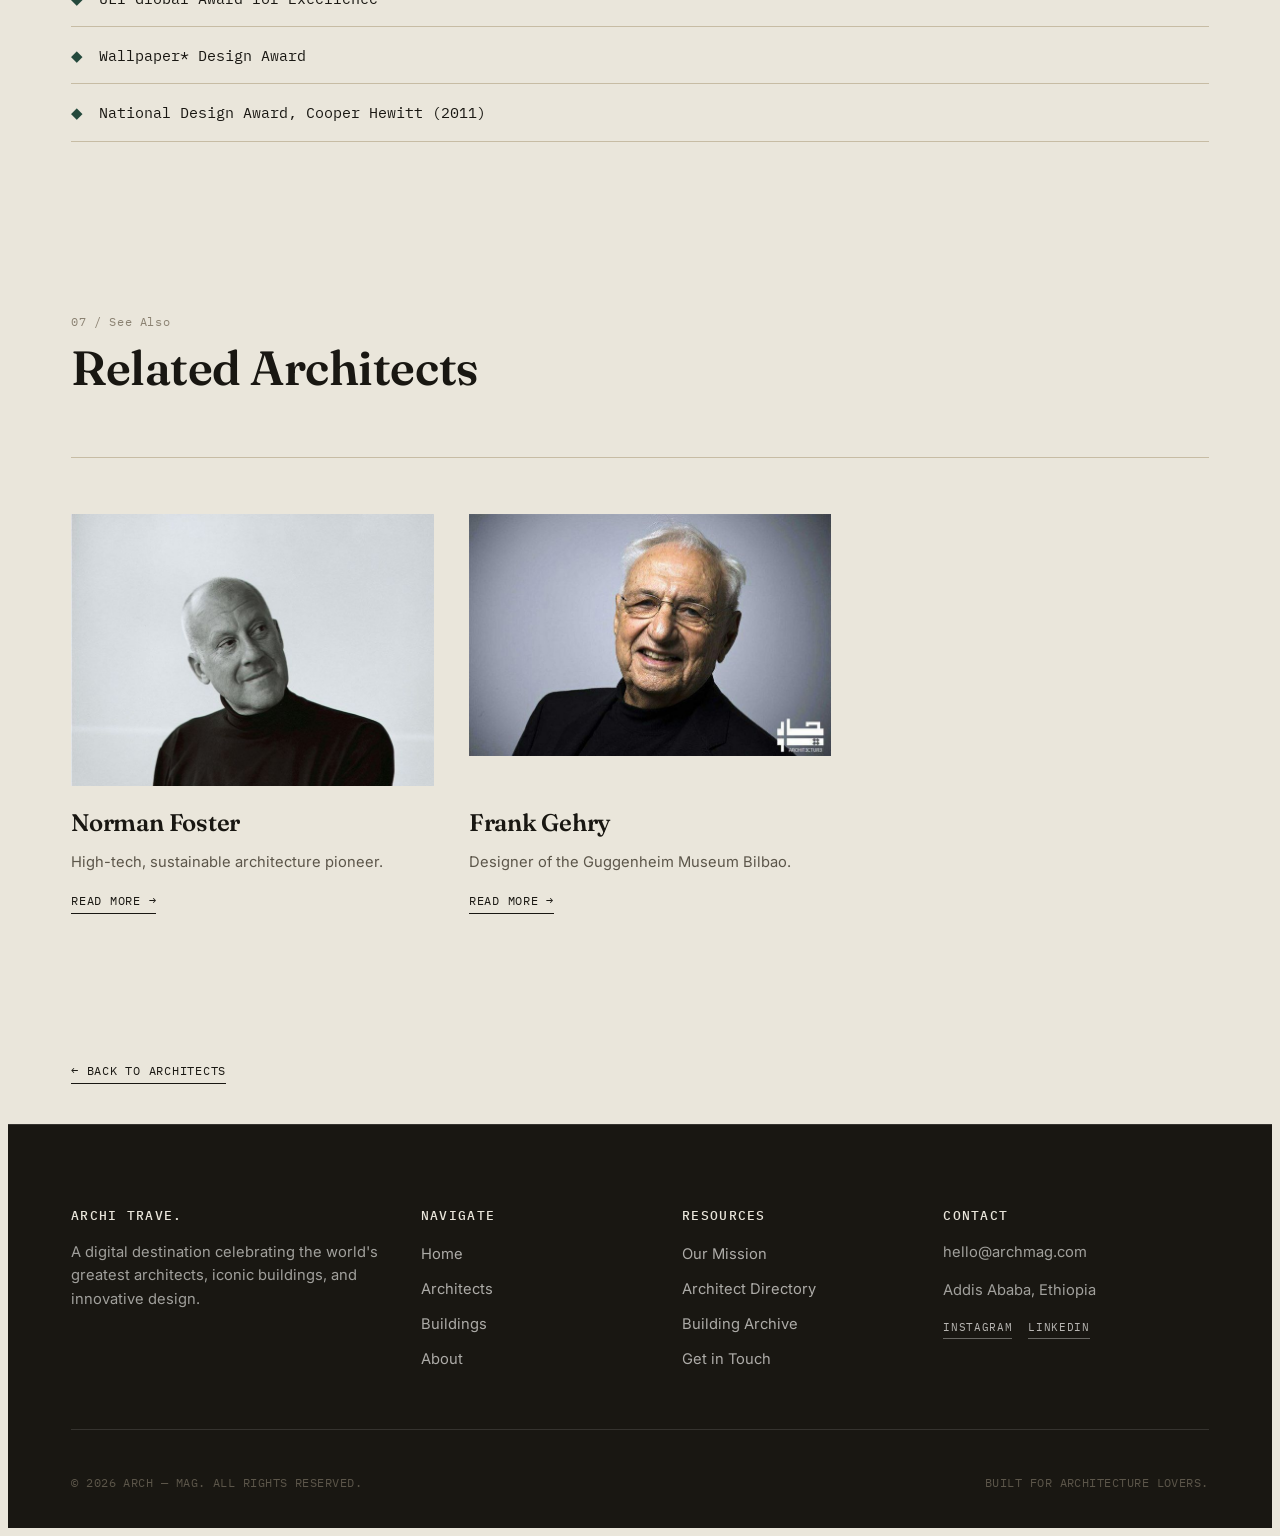
<file: bjarke-ingels.html>
<!DOCTYPE html>
<html lang="en">
<head>
  <meta charset="UTF-8">
  <meta name="viewport" content="width=device-width, initial-scale=1.0">
  <title>Bjarke Ingels | ARCH — MAG.</title>
  <meta name="description" content="Bjarke Ingels — biography, quick facts, famous projects, and design philosophy.">

  <link rel="preconnect" href="https://fonts.googleapis.com">
  <link rel="preconnect" href="https://fonts.gstatic.com" crossorigin>
  <link href="https://fonts.googleapis.com/css2?family=Fraunces:ital,opsz,wght@0,9..144,300;0,9..144,500;0,9..144,600;1,9..144,500&family=Inter:wght@300;400;500;600&family=IBM+Plex+Mono:wght@400;500&display=swap" rel="stylesheet">
  <link rel="stylesheet" href="css/style.css">
</head>
<body>

<div id="progressBar"></div>

<header>
  <nav class="navbar container">
    <div class="logo"><a href="index.html"><img src="images/brand/architrave-mark.png" alt="Architrave" class="logo-mark"><span class="logo-word">Architrave.</span></a></div>
    <ul class="nav-links">
      <li><a href="index.html">Home</a></li>
      <li><a href="architects.html" class="active">Architects</a></li>
      <li><a href="buildings.html">Buildings</a></li>
      <li><a href="about.html">About</a></li>
      <li><a href="contact.html">Contact</a></li>
    </ul>
    <button class="menu-toggle" aria-label="Toggle menu"><span></span><span></span><span></span></button>
  </nav>
</header>

<section class="architect-hero">
  <div class="container">
    <div class="architect-hero-content">
      <div class="architect-image crop"><img src="images/architects/bjarke-ingels.jpg" alt="Bjarke Ingels"></div>
      <div class="architect-info">
        <span class="eyebrow">Profile N&deg;06</span>
        <h1>Bjarke Ingels</h1>
        <p class="country">Denmark &mdash; b. 1974</p>
        <p class="profession">Architect &middot; Founder, BIG</p>
      </div>
    </div>
  </div>
</section>

<section class="biography section-pad reveal">
  <div class="container">
    <div class="section-head">
      <div><span class="section-num">01 / Biography</span><h2>Life &amp; Work</h2></div>
    </div>
    <div class="bio-content">
                <p>Bjarke Ingels (b. 1974) is a Danish architect based in Copenhagen, educated at the Royal Danish Academy of Fine Arts and TU Delft. He began his career at OMA under Rem Koolhaas before co-founding the practice PLOT with Julien De Smedt.</p>
                <p>In 2005, Ingels founded BIG &mdash; Bjarke Ingels Group &mdash; which grew rapidly into one of the most in-demand practices of its generation, working across Scandinavia, North America, and Asia.</p>
                <p>His work is guided by what he calls "hedonistic sustainability" &mdash; the idea that environmentally responsible buildings can also be playful, generous, and enjoyable to live with, rather than an exercise in restraint.</p>
    </div>
  </div>
</section>

<section class="facts section-pad-sm reveal">
  <div class="container">
    <div class="section-head">
      <div><span class="section-num">02 / Data</span><h2>Quick Facts</h2></div>
    </div>
    <div class="facts-grid">
              <div class="fact-card">
                <h3>Born</h3>
                <p>2 October 1974</p>
              </div>
              <div class="fact-card">
                <h3>Nationality</h3>
                <p>Danish</p>
              </div>
              <div class="fact-card">
                <h3>Approach</h3>
                <p>Pragmatic Utopianism</p>
              </div>
              <div class="fact-card">
                <h3>Firm</h3>
                <p>BIG — Bjarke Ingels Group</p>
              </div>
              <div class="fact-card">
                <h3>Founded</h3>
                <p>2005</p>
              </div>
              <div class="fact-card">
                <h3>Key Concept</h3>
                <p>Hedonistic Sustainability</p>
              </div>
    </div>
  </div>
</section>

<section class="projects section-pad reveal">
  <div class="container">
    <div class="section-head">
      <div><span class="section-num">03 / Portfolio</span><h2>Famous Projects</h2></div>
    </div>
    <div class="projects-grid">
            <div class="project-card">
              <div class="img-wrap crop"><img src="images/buildings/8-house.jpg" alt="8 House"></div>
              <div class="project-info">
                <h3>8 House</h3>
                <p>Copenhagen, Denmark &mdash; a figure-eight housing block with a continuous bike ramp connecting every floor to the ground.</p>
              </div>
            </div>
            <div class="project-card">
              <div class="img-wrap crop"><img src="images/buildings/copenhill.jpg" alt="CopenHill"></div>
              <div class="project-info">
                <h3>CopenHill</h3>
                <p>Copenhagen, Denmark &mdash; a waste-to-energy plant topped with a public ski slope, hiking trail, and climbing wall.</p>
              </div>
            </div>
            <div class="project-card">
              <div class="img-wrap crop"><img src="images/buildings/via-57-west.jpg" alt="VIA 57 West"></div>
              <div class="project-info">
                <h3>VIA 57 West</h3>
                <p>New York, USA &mdash; a courtyard tower that bends a European city block into a Manhattan high-rise.</p>
              </div>
            </div>
    </div>
  </div>
</section>

<section class="philosophy section-pad-sm reveal">
  <div class="container">
    <div class="section-head">
      <div><span class="section-num">04 / Ethos</span><h2>Design Philosophy</h2></div>
    </div>
    <p class="philosophy-text">Ingels argues that sustainability and enjoyment shouldn't be at odds &mdash; a well-designed building can cut emissions while also being a genuinely better place to live, work, or play, whether that means a bike ramp spiraling up an apartment block or a ski slope on a power plant.</p>
  </div>
</section>

<section class="timeline section-pad reveal">
  <div class="container">
    <div class="section-head">
      <div><span class="section-num">05 / Career</span><h2>Career Timeline</h2></div>
    </div>
    <div class="timeline-row" style="grid-template-columns: 1fr;">
      <div class="timeline-v">
          <div class="timeline-item">
            <div class="year">1974</div>
            <h3>Born in Copenhagen</h3>
            <p>Bjarke Ingels was born in Copenhagen, Denmark.</p>
          </div>
          <div class="timeline-item">
            <div class="year">1998-2001</div>
            <h3>Worked at OMA</h3>
            <p>Gained early experience at Rem Koolhaas's Office for Metropolitan Architecture.</p>
          </div>
          <div class="timeline-item">
            <div class="year">2001</div>
            <h3>Founded PLOT</h3>
            <p>Co-founded an early practice with Julien De Smedt.</p>
          </div>
          <div class="timeline-item">
            <div class="year">2005</div>
            <h3>Founded BIG</h3>
            <p>Established Bjarke Ingels Group in Copenhagen.</p>
          </div>
          <div class="timeline-item">
            <div class="year">2019</div>
            <h3>CopenHill Completed</h3>
            <p>Opened the waste-to-energy plant with a rooftop ski slope.</p>
          </div>
      </div>
    </div>
  </div>
</section>

<section class="awards section-pad-sm reveal">
  <div class="container">
    <div class="section-head">
      <div><span class="section-num">06 / Honors</span><h2>Major Awards</h2></div>
    </div>
    <ul class="awards-list">
            <li><span>&#9670;</span> World Building of the Year, World Architecture Festival (8 House, 2011)</li>
            <li><span>&#9670;</span> TIME 100 Most Influential People</li>
            <li><span>&#9670;</span> ULI Global Award for Excellence</li>
            <li><span>&#9670;</span> Wallpaper* Design Award</li>
            <li><span>&#9670;</span> National Design Award, Cooper Hewitt (2011)</li>
    </ul>
  </div>
</section>

<section class="related-architects section-pad reveal">
  <div class="container">
    <div class="section-head">
      <div><span class="section-num">07 / See Also</span><h2>Related Architects</h2></div>
    </div>
    <div class="projects-grid" style="grid-template-columns: repeat(2, 1fr); max-width: 760px;">
            <div class="project-card">
              <div class="img-wrap crop"><img src="images/architects/norman-foster.jpg" alt="Norman Foster"></div>
              <div class="project-info">
                <h3>Norman Foster</h3>
                <p>High-tech, sustainable architecture pioneer.</p>
                <a href="norman-foster.html" class="link-arrow">Read More →</a>
              </div>
            </div>
            <div class="project-card">
              <div class="img-wrap crop"><img src="images/architects/frank-gehry.jpg" alt="Frank Gehry"></div>
              <div class="project-info">
                <h3>Frank Gehry</h3>
                <p>Designer of the Guggenheim Museum Bilbao.</p>
                <a href="frank-gehry.html" class="link-arrow">Read More →</a>
              </div>
            </div>
    </div>
  </div>
</section>

<section class="back-section">
  <div class="container">
    <a href="architects.html" class="link-arrow">&larr; Back to Architects</a>
  </div>
</section>

<footer>
  <div class="container">
    <div class="footer-grid">
      <div class="footer-column">
        <h3>ARCHI TRAVE.</h3>
        <p>A digital destination celebrating the world's greatest architects, iconic buildings, and innovative design.</p>
      </div>
      <div class="footer-column">
        <h3>Navigate</h3>
        <ul>
          <li><a href="index.html">Home</a></li>
          <li><a href="architects.html">Architects</a></li>
          <li><a href="buildings.html">Buildings</a></li>
          <li><a href="about.html">About</a></li>
        </ul>
      </div>
      <div class="footer-column">
        <h3>Resources</h3>
        <ul>
          <li><a href="about.html">Our Mission</a></li>
          <li><a href="architects.html">Architect Directory</a></li>
          <li><a href="buildings.html">Building Archive</a></li>
          <li><a href="contact.html">Get in Touch</a></li>
        </ul>
      </div>
      <div class="footer-column">
        <h3>Contact</h3>
        <p>hello@archmag.com</p>
        <p>Addis Ababa, Ethiopia</p>
        <div class="social-links">
          <a href="#">Instagram</a>
          <a href="#">LinkedIn</a>
        </div>
      </div>
    </div>
    <hr>
    <div class="footer-bottom">
      <p>© 2026 ARCH — MAG. All Rights Reserved.</p>
      <p>Built for architecture lovers.</p>
    </div>
  </div>
</footer>

<button id="backToTop" aria-label="Back to top">↑</button>
<script src="js/main.js"></script>
</body>
</html>
</file>
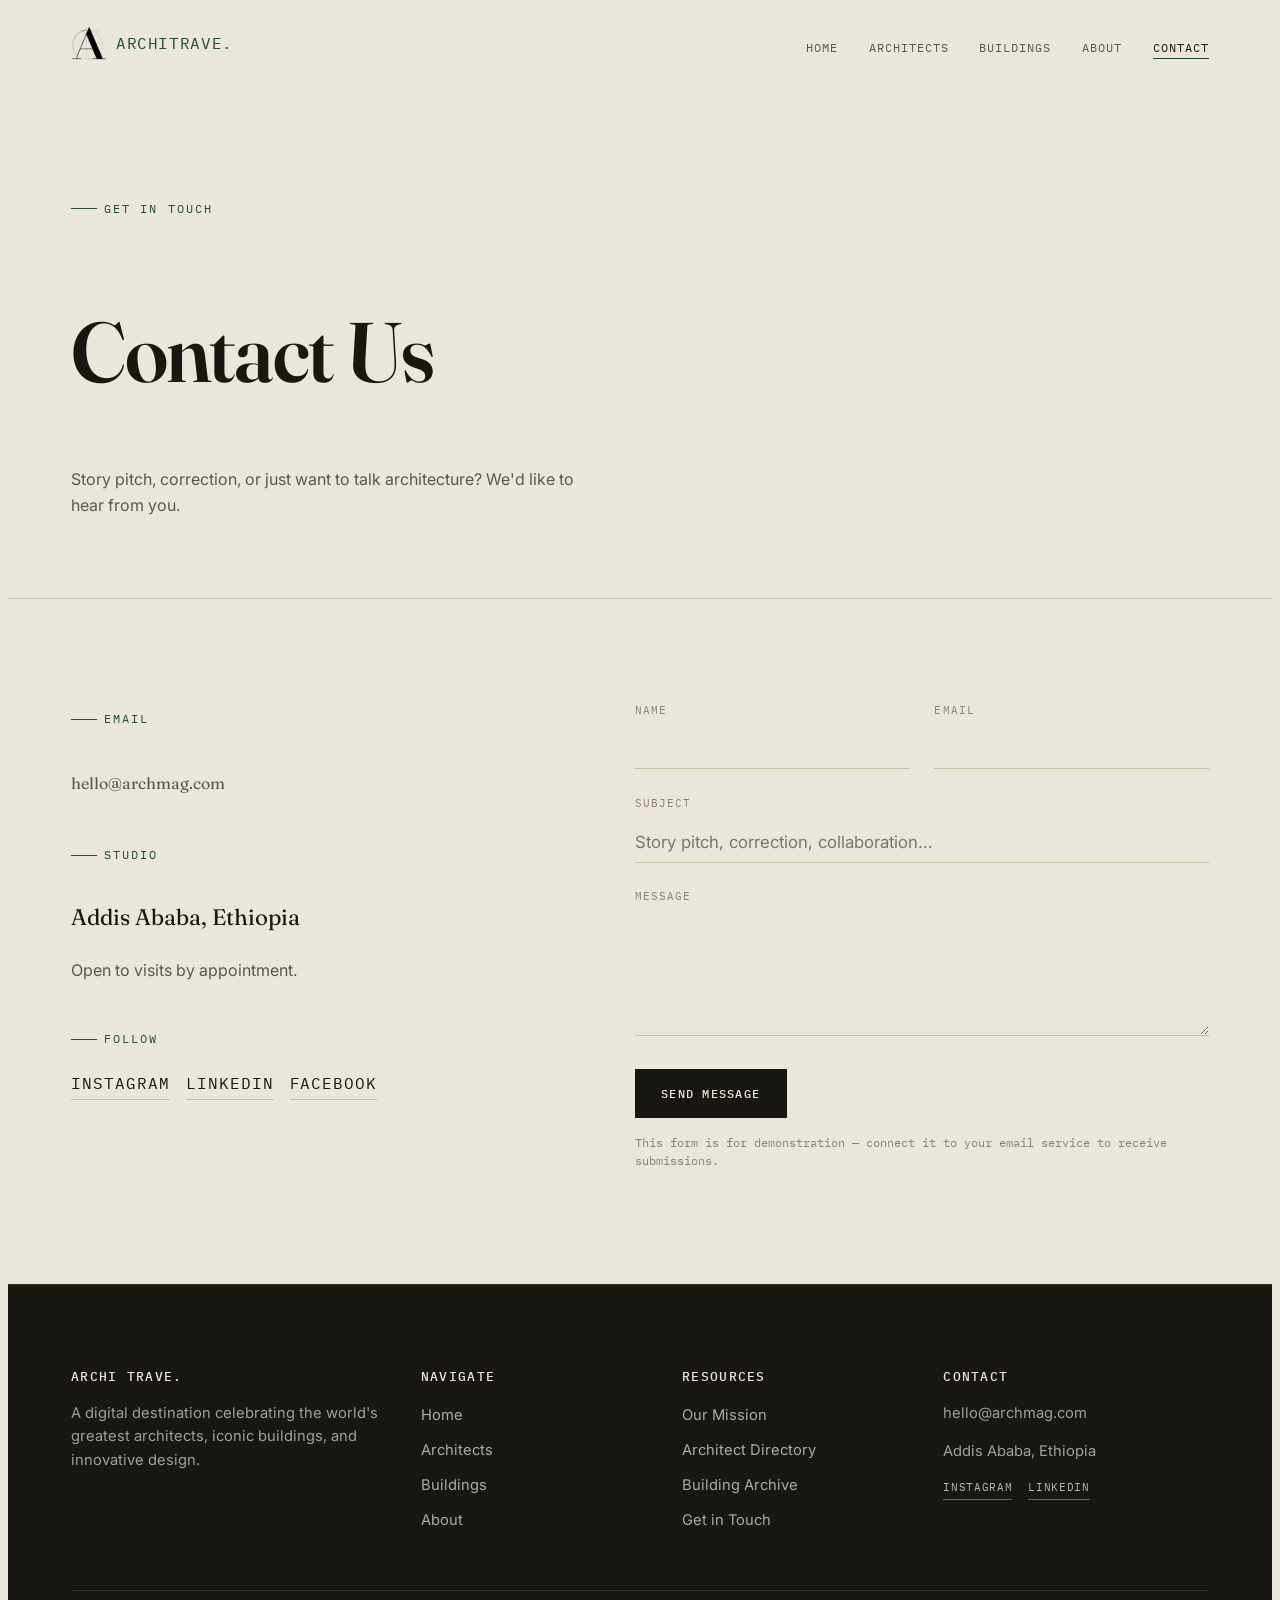
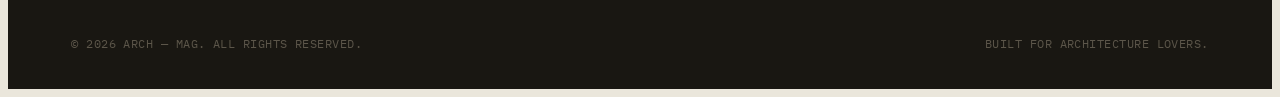
<file: contact.html>
<!DOCTYPE html>
<html lang="en">
<head>
  <meta charset="UTF-8">
  <meta name="viewport" content="width=device-width, initial-scale=1.0">
  <title>Contact | ARCH — MAG.</title>
  <meta name="description" content="Get in touch with the ARCH — MAG. editorial team.">

  <link rel="preconnect" href="https://fonts.googleapis.com">
  <link rel="preconnect" href="https://fonts.gstatic.com" crossorigin>
  <link href="https://fonts.googleapis.com/css2?family=Fraunces:ital,opsz,wght@0,9..144,300;0,9..144,500;0,9..144,600;1,9..144,500&family=Inter:wght@300;400;500;600&family=IBM+Plex+Mono:wght@400;500&display=swap" rel="stylesheet">
  <link rel="stylesheet" href="css/style.css">
</head>
<body>

<div id="progressBar"></div>

<header>
  <nav class="navbar container">
    <div class="logo"><a href="index.html"><img src="images/brand/architrave-mark.png" alt="Architrave" class="logo-mark"><span class="logo-word">Architrave.</span></a></div>
    <ul class="nav-links">
      <li><a href="index.html">Home</a></li>
      <li><a href="architects.html">Architects</a></li>
      <li><a href="buildings.html">Buildings</a></li>
      <li><a href="about.html">About</a></li>
      <li><a href="contact.html" class="active">Contact</a></li>
    </ul>
    <button class="menu-toggle" aria-label="Toggle menu"><span></span><span></span><span></span></button>
  </nav>
</header>

<section class="page-hero">
  <div class="container">
    <span class="eyebrow">Get in Touch</span>
    <h1>Contact Us</h1>
    <p>Story pitch, correction, or just want to talk architecture? We'd like to hear from you.</p>
  </div>
</section>

<section class="section-pad reveal">
  <div class="container">
    <div class="contact-grid">

      <div class="contact-info">
        <div class="contact-block">
          <span class="eyebrow">Email</span>
          <p class="big"><a href="mailto:hello@archmag.com">hello@archmag.com</a></p>
        </div>
        <div class="contact-block">
          <span class="eyebrow">Studio</span>
          <p class="big">Addis Ababa, Ethiopia</p>
          <p>Open to visits by appointment.</p>
        </div>
        <div class="contact-block">
          <span class="eyebrow">Follow</span>
          <div class="social-links" style="margin-top:.6rem;">
            <a href="#" style="color:var(--ink); border-color:var(--line);">Instagram</a>
            <a href="#" style="color:var(--ink); border-color:var(--line);">LinkedIn</a>
            <a href="#" style="color:var(--ink); border-color:var(--line);">Facebook</a>
          </div>
        </div>
      </div>

      <div class="contact-form-wrap">
        <form id="contactForm">
          <div class="form-row">
            <div class="field">
              <label for="name">Name</label>
              <input type="text" id="name" name="name" required>
            </div>
            <div class="field">
              <label for="email">Email</label>
              <input type="email" id="email" name="email" required>
            </div>
          </div>
          <div class="field">
            <label for="subject">Subject</label>
            <input type="text" id="subject" name="subject" placeholder="Story pitch, correction, collaboration...">
          </div>
          <div class="field">
            <label for="message">Message</label>
            <textarea id="message" name="message" rows="5" required></textarea>
          </div>
          <button type="submit" class="btn">Send Message</button>
          <p class="form-note" id="formStatus">This form is for demonstration — connect it to your email service to receive submissions.</p>
        </form>
      </div>

    </div>
  </div>
</section>

<footer>
  <div class="container">
    <div class="footer-grid">
      <div class="footer-column">
        <h3>ARCHI TRAVE.</h3>
        <p>A digital destination celebrating the world's greatest architects, iconic buildings, and innovative design.</p>
      </div>
      <div class="footer-column">
        <h3>Navigate</h3>
        <ul>
          <li><a href="index.html">Home</a></li>
          <li><a href="architects.html">Architects</a></li>
          <li><a href="buildings.html">Buildings</a></li>
          <li><a href="about.html">About</a></li>
        </ul>
      </div>
      <div class="footer-column">
        <h3>Resources</h3>
        <ul>
          <li><a href="about.html">Our Mission</a></li>
          <li><a href="architects.html">Architect Directory</a></li>
          <li><a href="buildings.html">Building Archive</a></li>
          <li><a href="contact.html">Get in Touch</a></li>
        </ul>
      </div>
      <div class="footer-column">
        <h3>Contact</h3>
        <p>hello@archmag.com</p>
        <p>Addis Ababa, Ethiopia</p>
        <div class="social-links">
          <a href="#">Instagram</a>
          <a href="#">LinkedIn</a>
        </div>
      </div>
    </div>
    <hr>
    <div class="footer-bottom">
      <p>© 2026 ARCH — MAG. All Rights Reserved.</p>
      <p>Built for architecture lovers.</p>
    </div>
  </div>
</footer>

<button id="backToTop" aria-label="Back to top">↑</button>
<script src="js/main.js"></script>
</body>
</html>
</file>
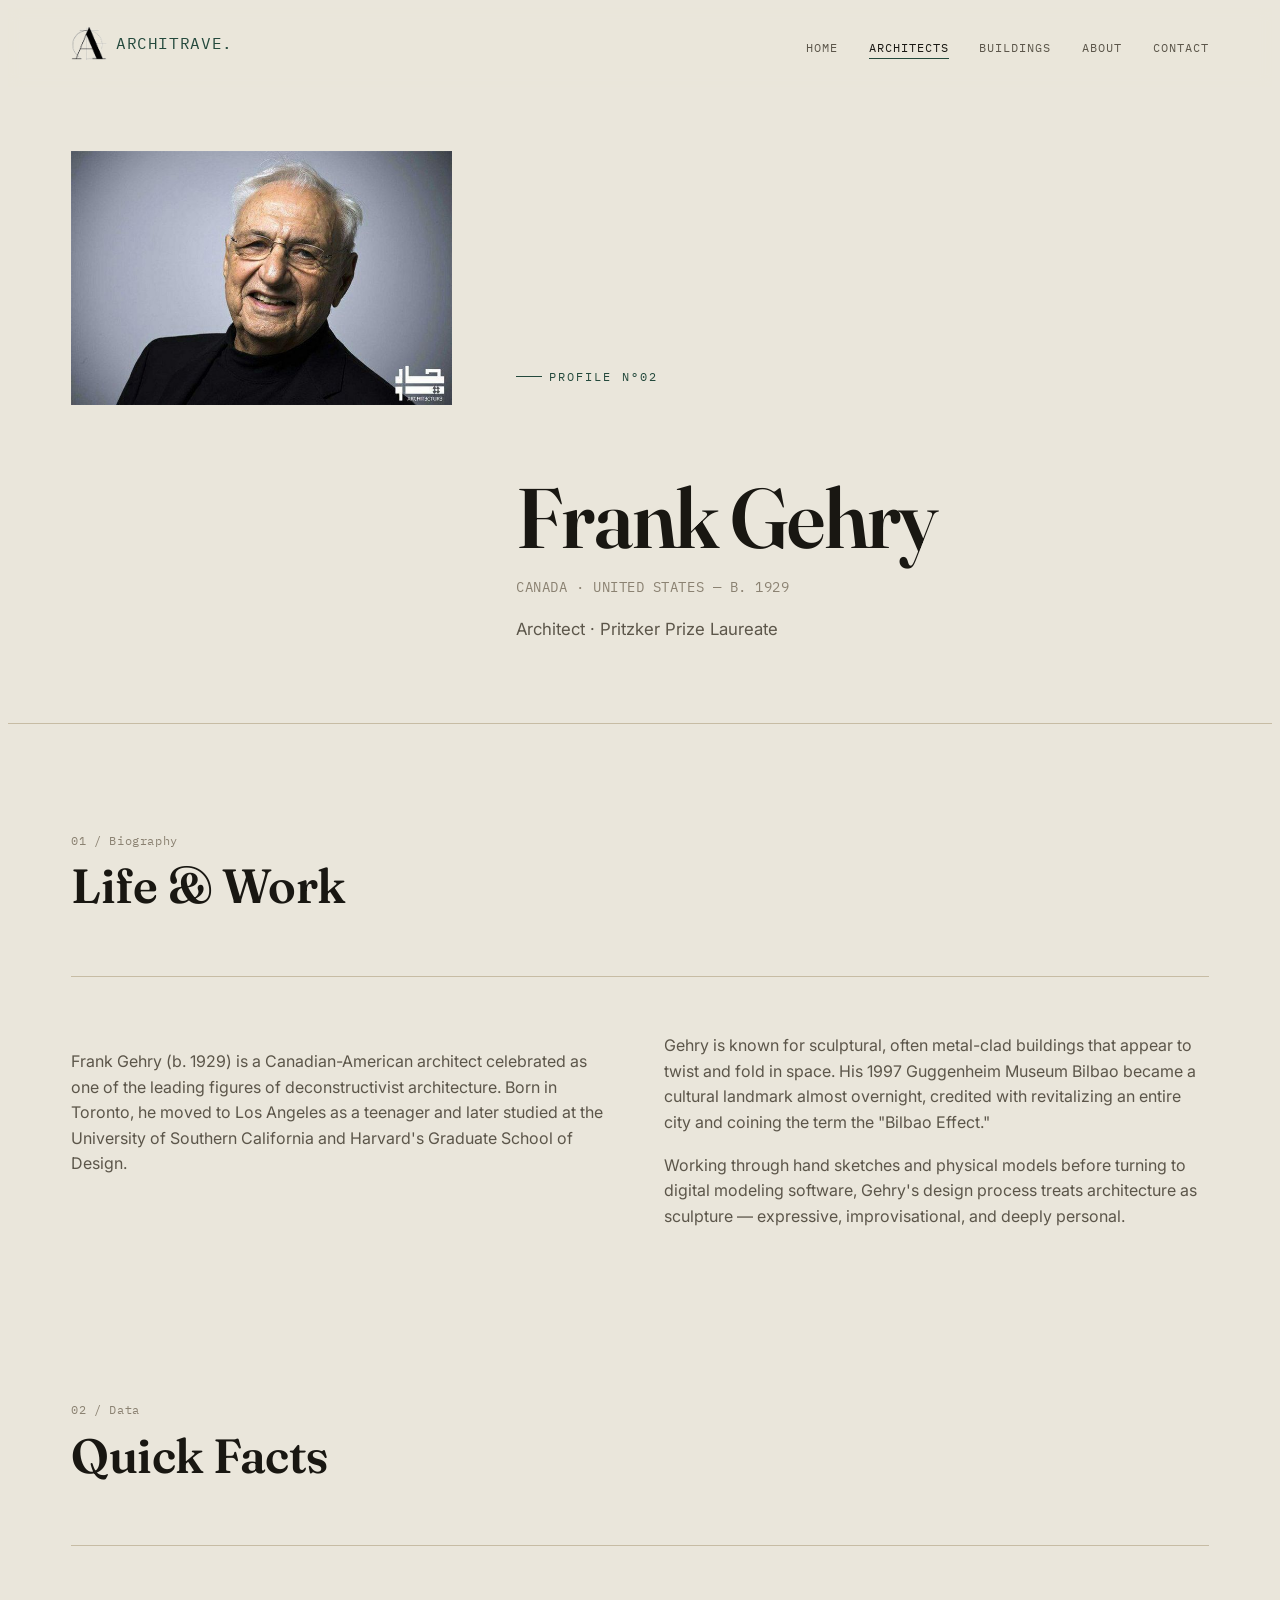
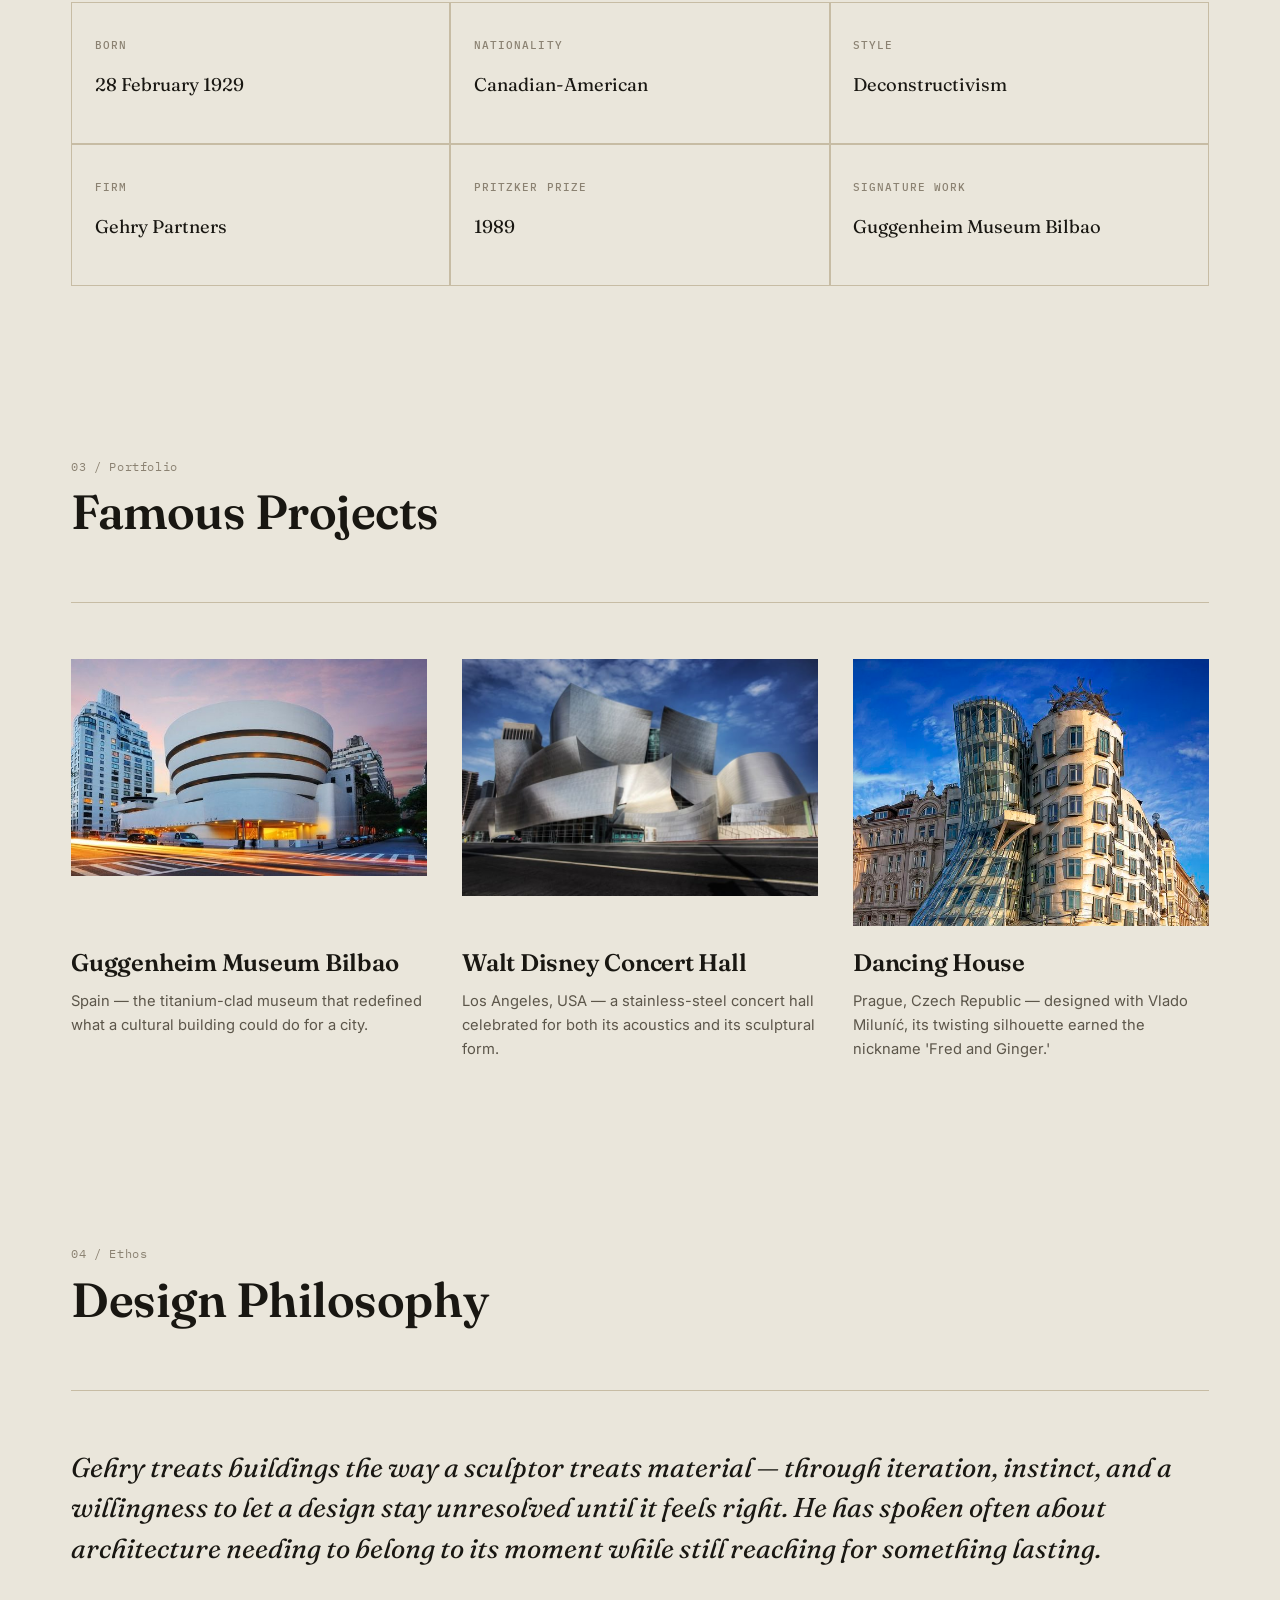
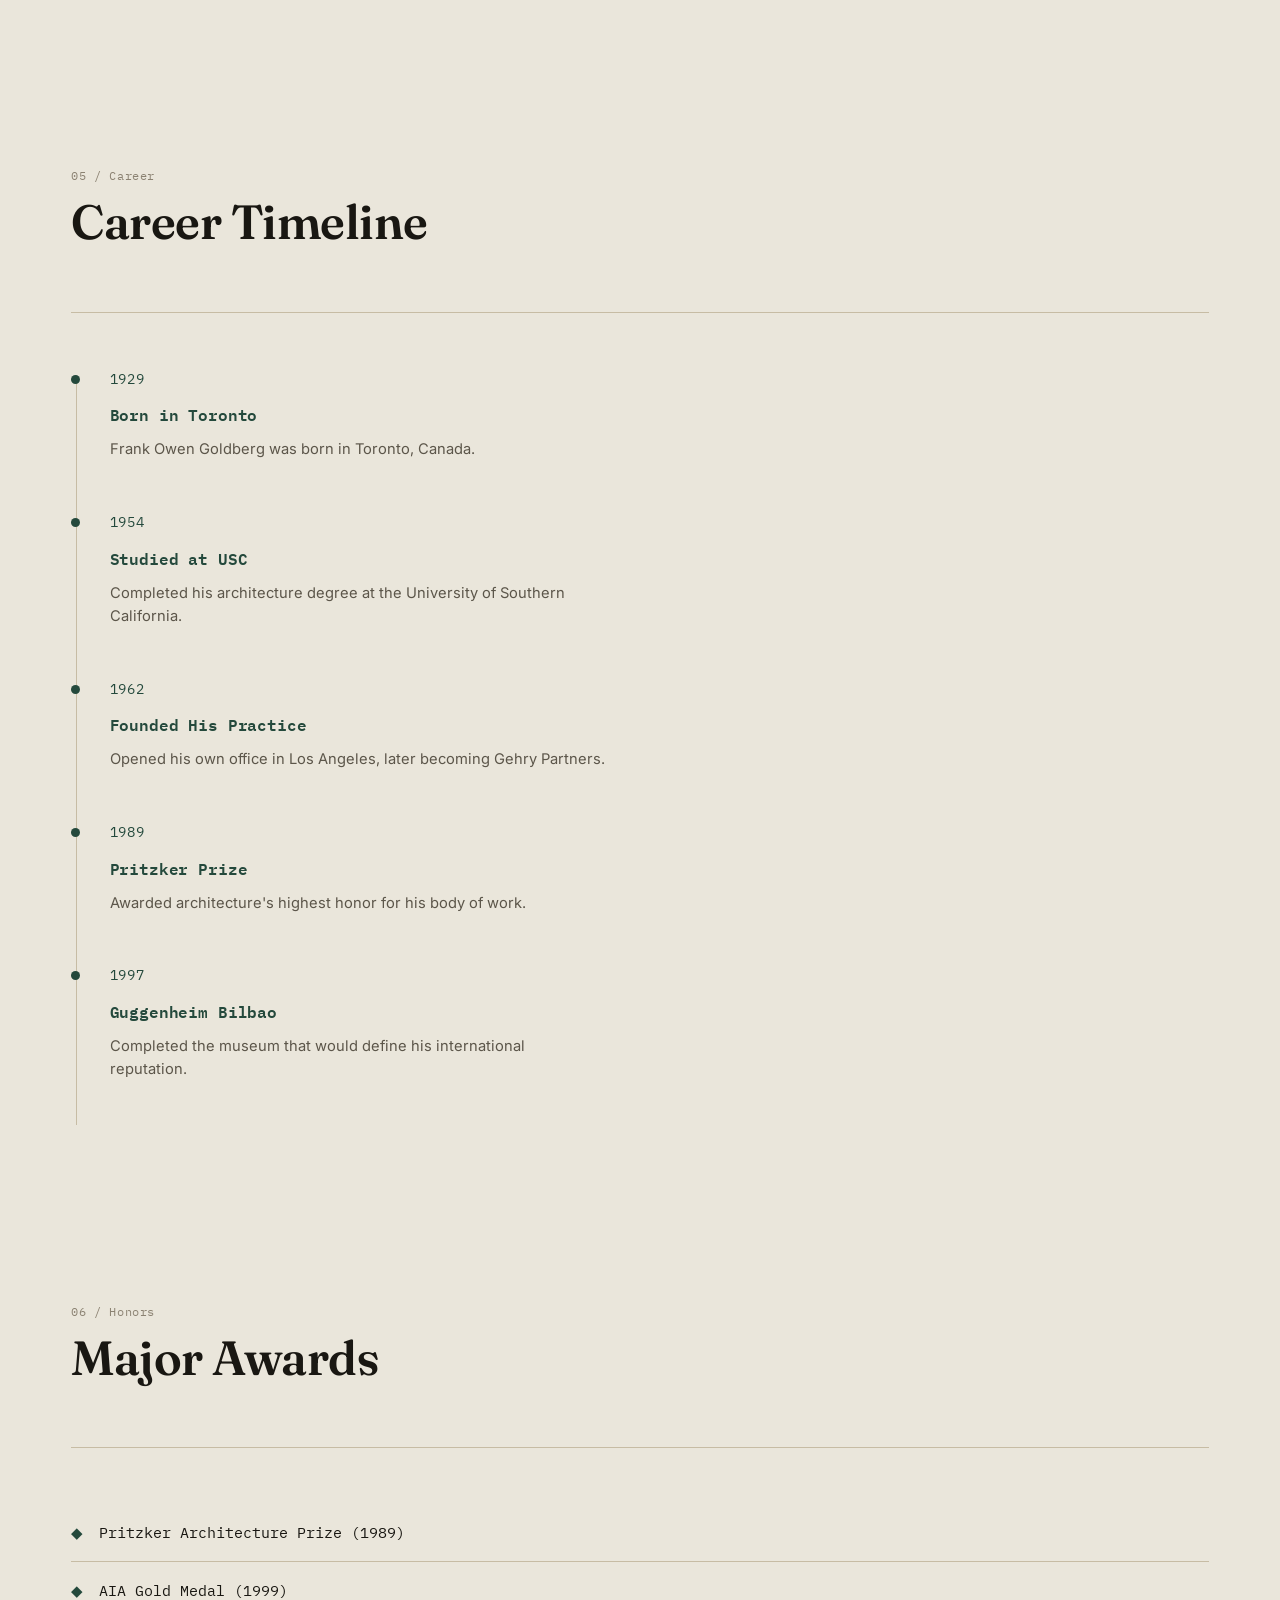
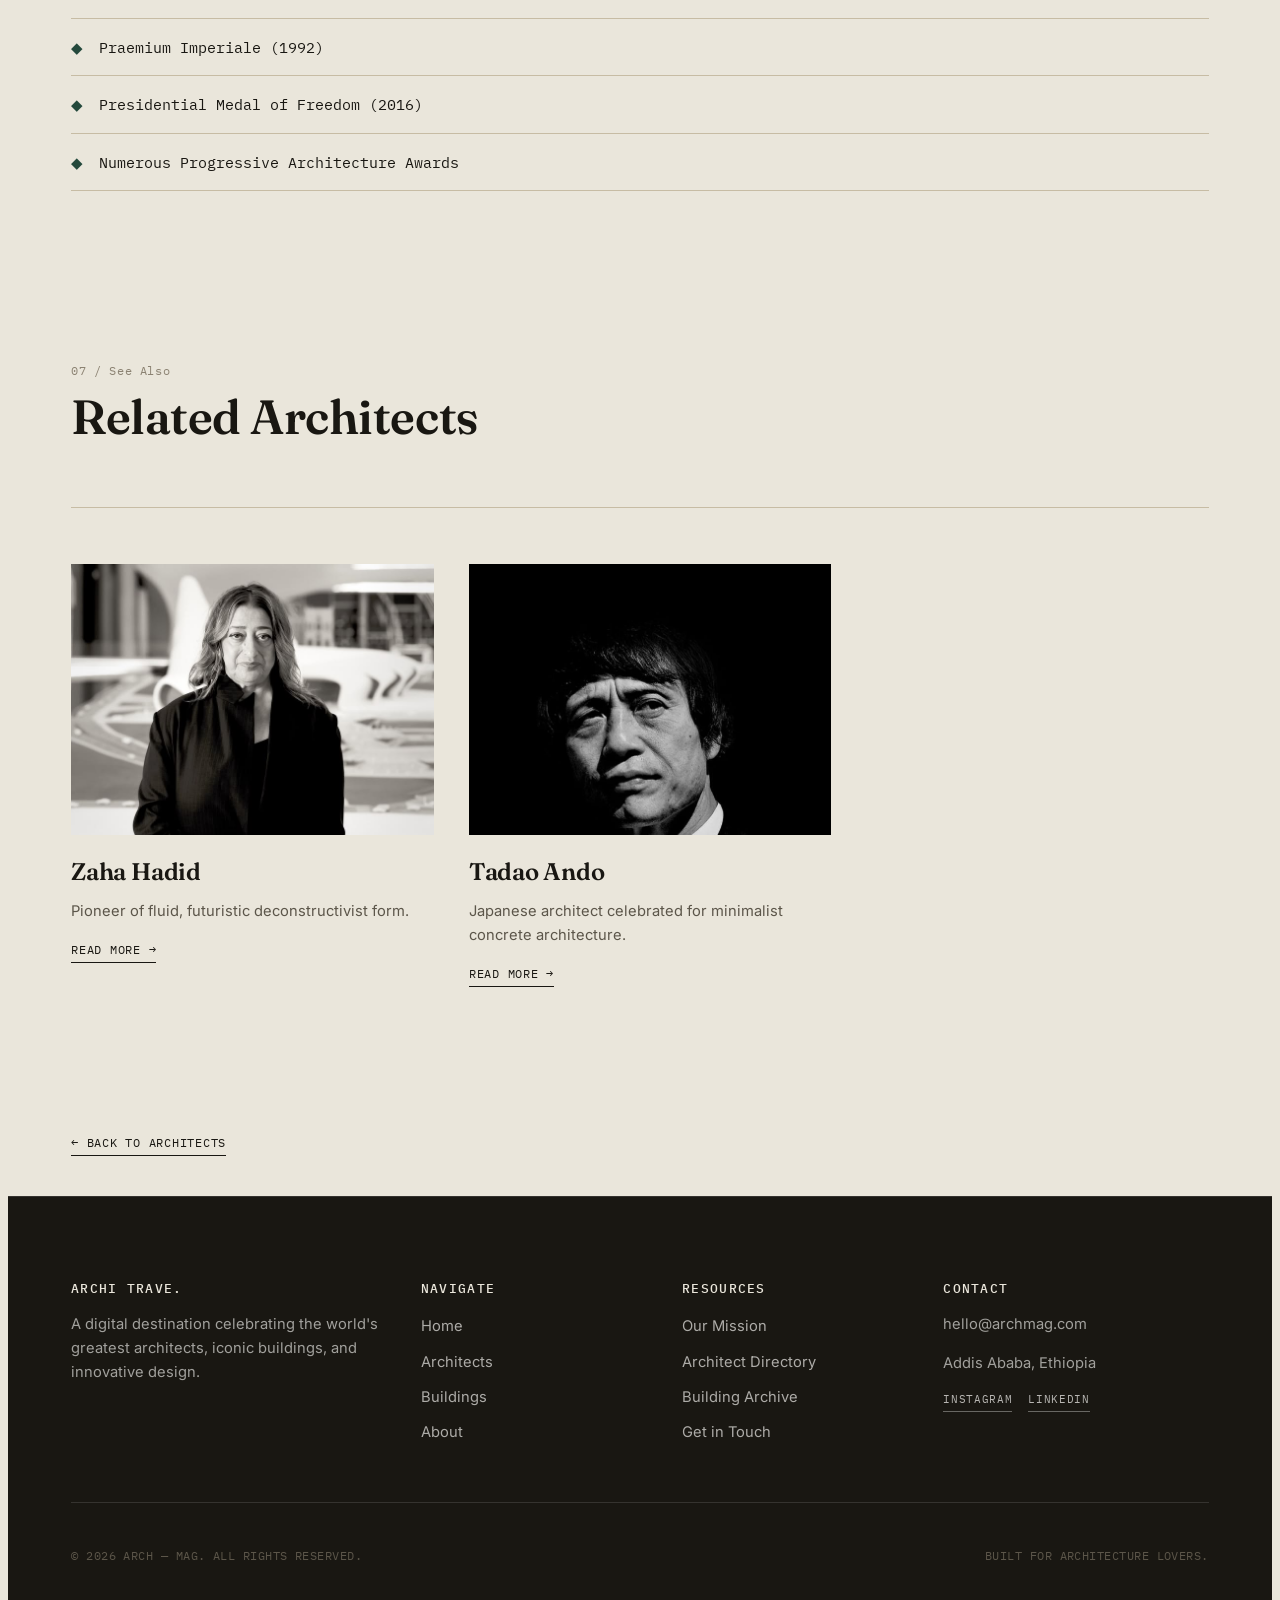
<file: frank-gehry.html>
<!DOCTYPE html>
<html lang="en">
<head>
  <meta charset="UTF-8">
  <meta name="viewport" content="width=device-width, initial-scale=1.0">
  <title>Frank Gehry | ARCH — MAG.</title>
  <meta name="description" content="Frank Gehry — biography, quick facts, famous projects, and design philosophy.">

  <link rel="preconnect" href="https://fonts.googleapis.com">
  <link rel="preconnect" href="https://fonts.gstatic.com" crossorigin>
  <link href="https://fonts.googleapis.com/css2?family=Fraunces:ital,opsz,wght@0,9..144,300;0,9..144,500;0,9..144,600;1,9..144,500&family=Inter:wght@300;400;500;600&family=IBM+Plex+Mono:wght@400;500&display=swap" rel="stylesheet">
  <link rel="stylesheet" href="css/style.css">
</head>
<body>

<div id="progressBar"></div>

<header>
  <nav class="navbar container">
    <div class="logo"><a href="index.html"><img src="images/brand/architrave-mark.png" alt="Architrave" class="logo-mark"><span class="logo-word">Architrave.</span></a></div>
    <ul class="nav-links">
      <li><a href="index.html">Home</a></li>
      <li><a href="architects.html" class="active">Architects</a></li>
      <li><a href="buildings.html">Buildings</a></li>
      <li><a href="about.html">About</a></li>
      <li><a href="contact.html">Contact</a></li>
    </ul>
    <button class="menu-toggle" aria-label="Toggle menu"><span></span><span></span><span></span></button>
  </nav>
</header>

<section class="architect-hero">
  <div class="container">
    <div class="architect-hero-content">
      <div class="architect-image crop"><img src="images/architects/frank-gehry.jpg" alt="Frank Gehry"></div>
      <div class="architect-info">
        <span class="eyebrow">Profile N&deg;02</span>
        <h1>Frank Gehry</h1>
        <p class="country">Canada &middot; United States &mdash; b. 1929</p>
        <p class="profession">Architect &middot; Pritzker Prize Laureate</p>
      </div>
    </div>
  </div>
</section>

<section class="biography section-pad reveal">
  <div class="container">
    <div class="section-head">
      <div><span class="section-num">01 / Biography</span><h2>Life &amp; Work</h2></div>
    </div>
    <div class="bio-content">
                <p>Frank Gehry (b. 1929) is a Canadian-American architect celebrated as one of the leading figures of deconstructivist architecture. Born in Toronto, he moved to Los Angeles as a teenager and later studied at the University of Southern California and Harvard's Graduate School of Design.</p>
                <p>Gehry is known for sculptural, often metal-clad buildings that appear to twist and fold in space. His 1997 Guggenheim Museum Bilbao became a cultural landmark almost overnight, credited with revitalizing an entire city and coining the term the "Bilbao Effect."</p>
                <p>Working through hand sketches and physical models before turning to digital modeling software, Gehry's design process treats architecture as sculpture &mdash; expressive, improvisational, and deeply personal.</p>
    </div>
  </div>
</section>

<section class="facts section-pad-sm reveal">
  <div class="container">
    <div class="section-head">
      <div><span class="section-num">02 / Data</span><h2>Quick Facts</h2></div>
    </div>
    <div class="facts-grid">
              <div class="fact-card">
                <h3>Born</h3>
                <p>28 February 1929</p>
              </div>
              <div class="fact-card">
                <h3>Nationality</h3>
                <p>Canadian-American</p>
              </div>
              <div class="fact-card">
                <h3>Style</h3>
                <p>Deconstructivism</p>
              </div>
              <div class="fact-card">
                <h3>Firm</h3>
                <p>Gehry Partners</p>
              </div>
              <div class="fact-card">
                <h3>Pritzker Prize</h3>
                <p>1989</p>
              </div>
              <div class="fact-card">
                <h3>Signature Work</h3>
                <p>Guggenheim Museum Bilbao</p>
              </div>
    </div>
  </div>
</section>

<section class="projects section-pad reveal">
  <div class="container">
    <div class="section-head">
      <div><span class="section-num">03 / Portfolio</span><h2>Famous Projects</h2></div>
    </div>
    <div class="projects-grid">
            <div class="project-card">
              <div class="img-wrap crop"><img src="images/buildings/guggenheim.jpg" alt="Guggenheim Museum Bilbao"></div>
              <div class="project-info">
                <h3>Guggenheim Museum Bilbao</h3>
                <p>Spain &mdash; the titanium-clad museum that redefined what a cultural building could do for a city.</p>
              </div>
            </div>
            <div class="project-card">
              <div class="img-wrap crop"><img src="images/buildings/disney-concert-hall.jpg" alt="Walt Disney Concert Hall"></div>
              <div class="project-info">
                <h3>Walt Disney Concert Hall</h3>
                <p>Los Angeles, USA &mdash; a stainless-steel concert hall celebrated for both its acoustics and its sculptural form.</p>
              </div>
            </div>
            <div class="project-card">
              <div class="img-wrap crop"><img src="images/buildings/dancing-house.jpg" alt="Dancing House"></div>
              <div class="project-info">
                <h3>Dancing House</h3>
                <p>Prague, Czech Republic &mdash; designed with Vlado Milun&iacute;&#263;, its twisting silhouette earned the nickname 'Fred and Ginger.'</p>
              </div>
            </div>
    </div>
  </div>
</section>

<section class="philosophy section-pad-sm reveal">
  <div class="container">
    <div class="section-head">
      <div><span class="section-num">04 / Ethos</span><h2>Design Philosophy</h2></div>
    </div>
    <p class="philosophy-text">Gehry treats buildings the way a sculptor treats material &mdash; through iteration, instinct, and a willingness to let a design stay unresolved until it feels right. He has spoken often about architecture needing to belong to its moment while still reaching for something lasting.</p>
  </div>
</section>

<section class="timeline section-pad reveal">
  <div class="container">
    <div class="section-head">
      <div><span class="section-num">05 / Career</span><h2>Career Timeline</h2></div>
    </div>
    <div class="timeline-row" style="grid-template-columns: 1fr;">
      <div class="timeline-v">
          <div class="timeline-item">
            <div class="year">1929</div>
            <h3>Born in Toronto</h3>
            <p>Frank Owen Goldberg was born in Toronto, Canada.</p>
          </div>
          <div class="timeline-item">
            <div class="year">1954</div>
            <h3>Studied at USC</h3>
            <p>Completed his architecture degree at the University of Southern California.</p>
          </div>
          <div class="timeline-item">
            <div class="year">1962</div>
            <h3>Founded His Practice</h3>
            <p>Opened his own office in Los Angeles, later becoming Gehry Partners.</p>
          </div>
          <div class="timeline-item">
            <div class="year">1989</div>
            <h3>Pritzker Prize</h3>
            <p>Awarded architecture's highest honor for his body of work.</p>
          </div>
          <div class="timeline-item">
            <div class="year">1997</div>
            <h3>Guggenheim Bilbao</h3>
            <p>Completed the museum that would define his international reputation.</p>
          </div>
      </div>
    </div>
  </div>
</section>

<section class="awards section-pad-sm reveal">
  <div class="container">
    <div class="section-head">
      <div><span class="section-num">06 / Honors</span><h2>Major Awards</h2></div>
    </div>
    <ul class="awards-list">
            <li><span>&#9670;</span> Pritzker Architecture Prize (1989)</li>
            <li><span>&#9670;</span> AIA Gold Medal (1999)</li>
            <li><span>&#9670;</span> Praemium Imperiale (1992)</li>
            <li><span>&#9670;</span> Presidential Medal of Freedom (2016)</li>
            <li><span>&#9670;</span> Numerous Progressive Architecture Awards</li>
    </ul>
  </div>
</section>

<section class="related-architects section-pad reveal">
  <div class="container">
    <div class="section-head">
      <div><span class="section-num">07 / See Also</span><h2>Related Architects</h2></div>
    </div>
    <div class="projects-grid" style="grid-template-columns: repeat(2, 1fr); max-width: 760px;">
            <div class="project-card">
              <div class="img-wrap crop"><img src="images/architects/zaha.jpg" alt="Zaha Hadid"></div>
              <div class="project-info">
                <h3>Zaha Hadid</h3>
                <p>Pioneer of fluid, futuristic deconstructivist form.</p>
                <a href="zaha-hadid.html" class="link-arrow">Read More →</a>
              </div>
            </div>
            <div class="project-card">
              <div class="img-wrap crop"><img src="images/architects/tadao-ando.jpg" alt="Tadao Ando"></div>
              <div class="project-info">
                <h3>Tadao Ando</h3>
                <p>Japanese architect celebrated for minimalist concrete architecture.</p>
                <a href="tadao-ando.html" class="link-arrow">Read More →</a>
              </div>
            </div>
    </div>
  </div>
</section>

<section class="back-section">
  <div class="container">
    <a href="architects.html" class="link-arrow">&larr; Back to Architects</a>
  </div>
</section>

<footer>
  <div class="container">
    <div class="footer-grid">
      <div class="footer-column">
        <h3>ARCHI TRAVE.</h3>
        <p>A digital destination celebrating the world's greatest architects, iconic buildings, and innovative design.</p>
      </div>
      <div class="footer-column">
        <h3>Navigate</h3>
        <ul>
          <li><a href="index.html">Home</a></li>
          <li><a href="architects.html">Architects</a></li>
          <li><a href="buildings.html">Buildings</a></li>
          <li><a href="about.html">About</a></li>
        </ul>
      </div>
      <div class="footer-column">
        <h3>Resources</h3>
        <ul>
          <li><a href="about.html">Our Mission</a></li>
          <li><a href="architects.html">Architect Directory</a></li>
          <li><a href="buildings.html">Building Archive</a></li>
          <li><a href="contact.html">Get in Touch</a></li>
        </ul>
      </div>
      <div class="footer-column">
        <h3>Contact</h3>
        <p>hello@archmag.com</p>
        <p>Addis Ababa, Ethiopia</p>
        <div class="social-links">
          <a href="#">Instagram</a>
          <a href="#">LinkedIn</a>
        </div>
      </div>
    </div>
    <hr>
    <div class="footer-bottom">
      <p>© 2026 ARCH — MAG. All Rights Reserved.</p>
      <p>Built for architecture lovers.</p>
    </div>
  </div>
</footer>

<button id="backToTop" aria-label="Back to top">↑</button>
<script src="js/main.js"></script>
</body>
</html>
</file>
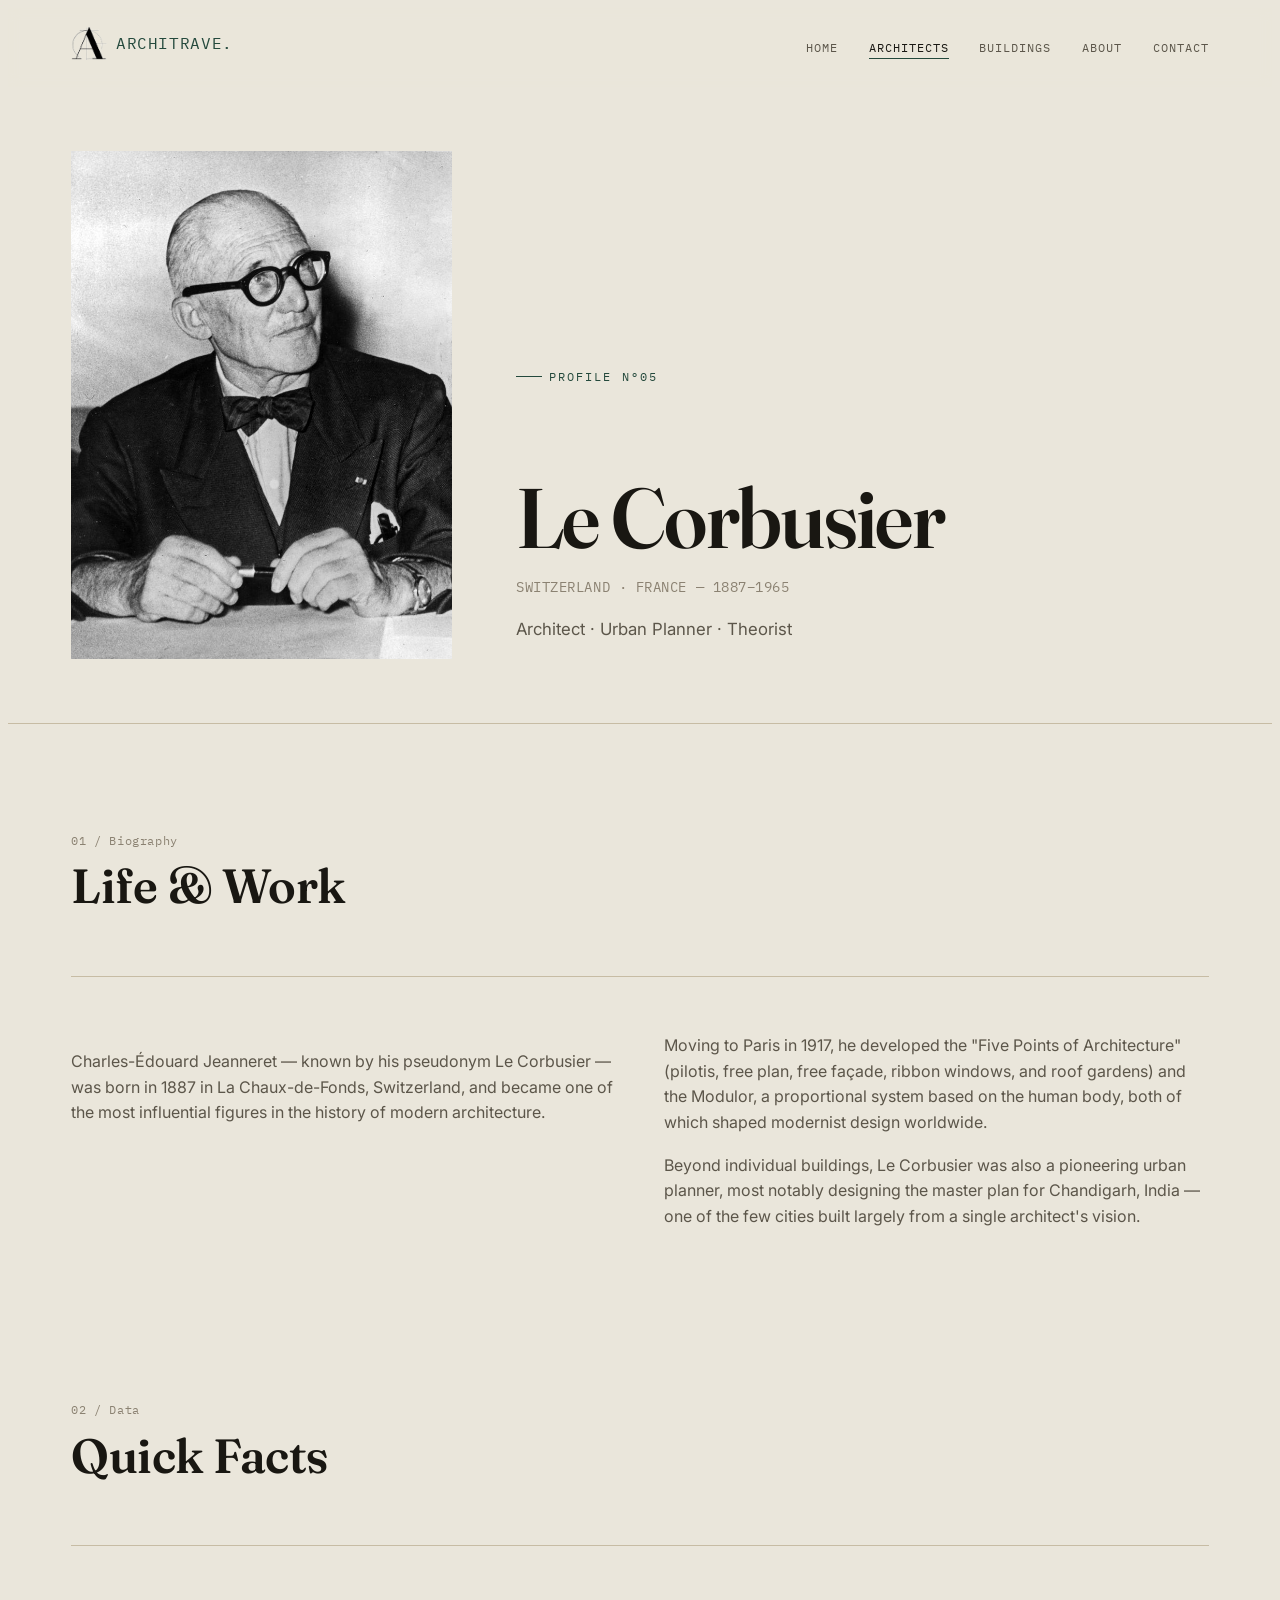
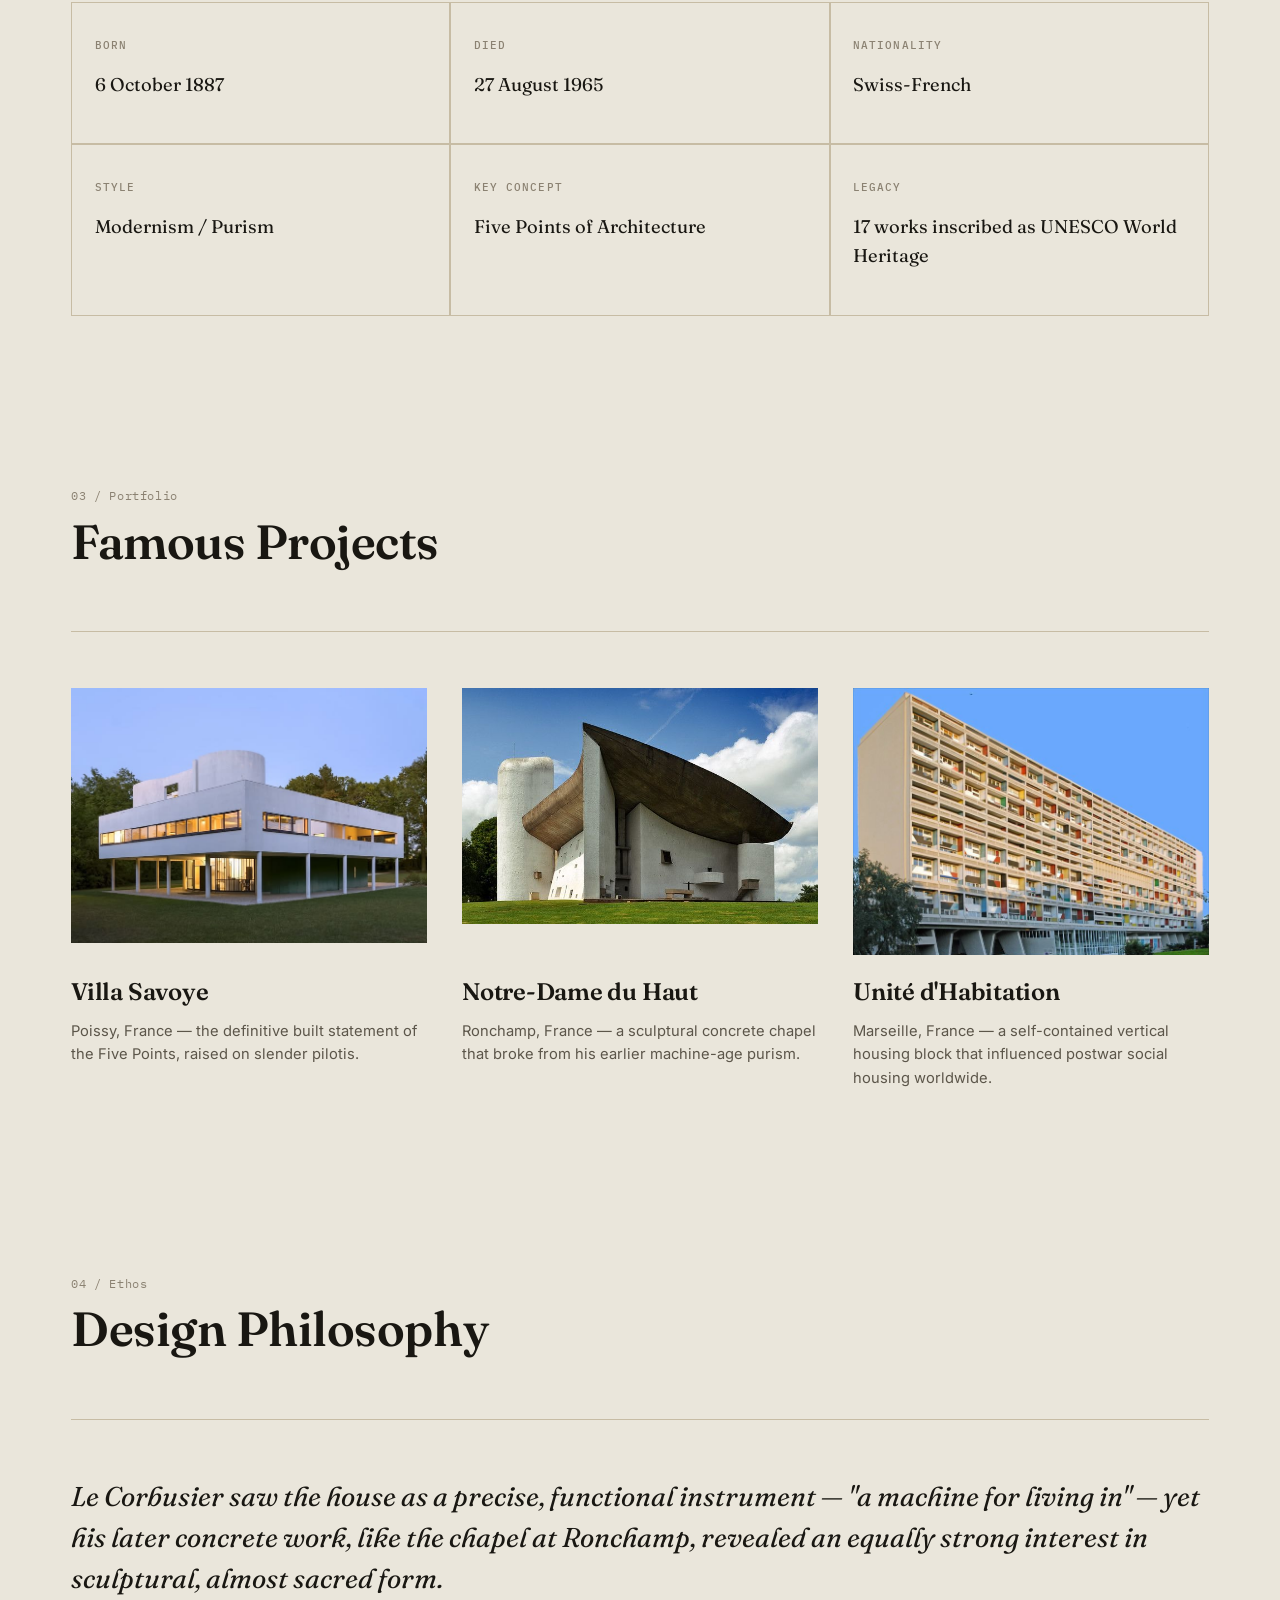
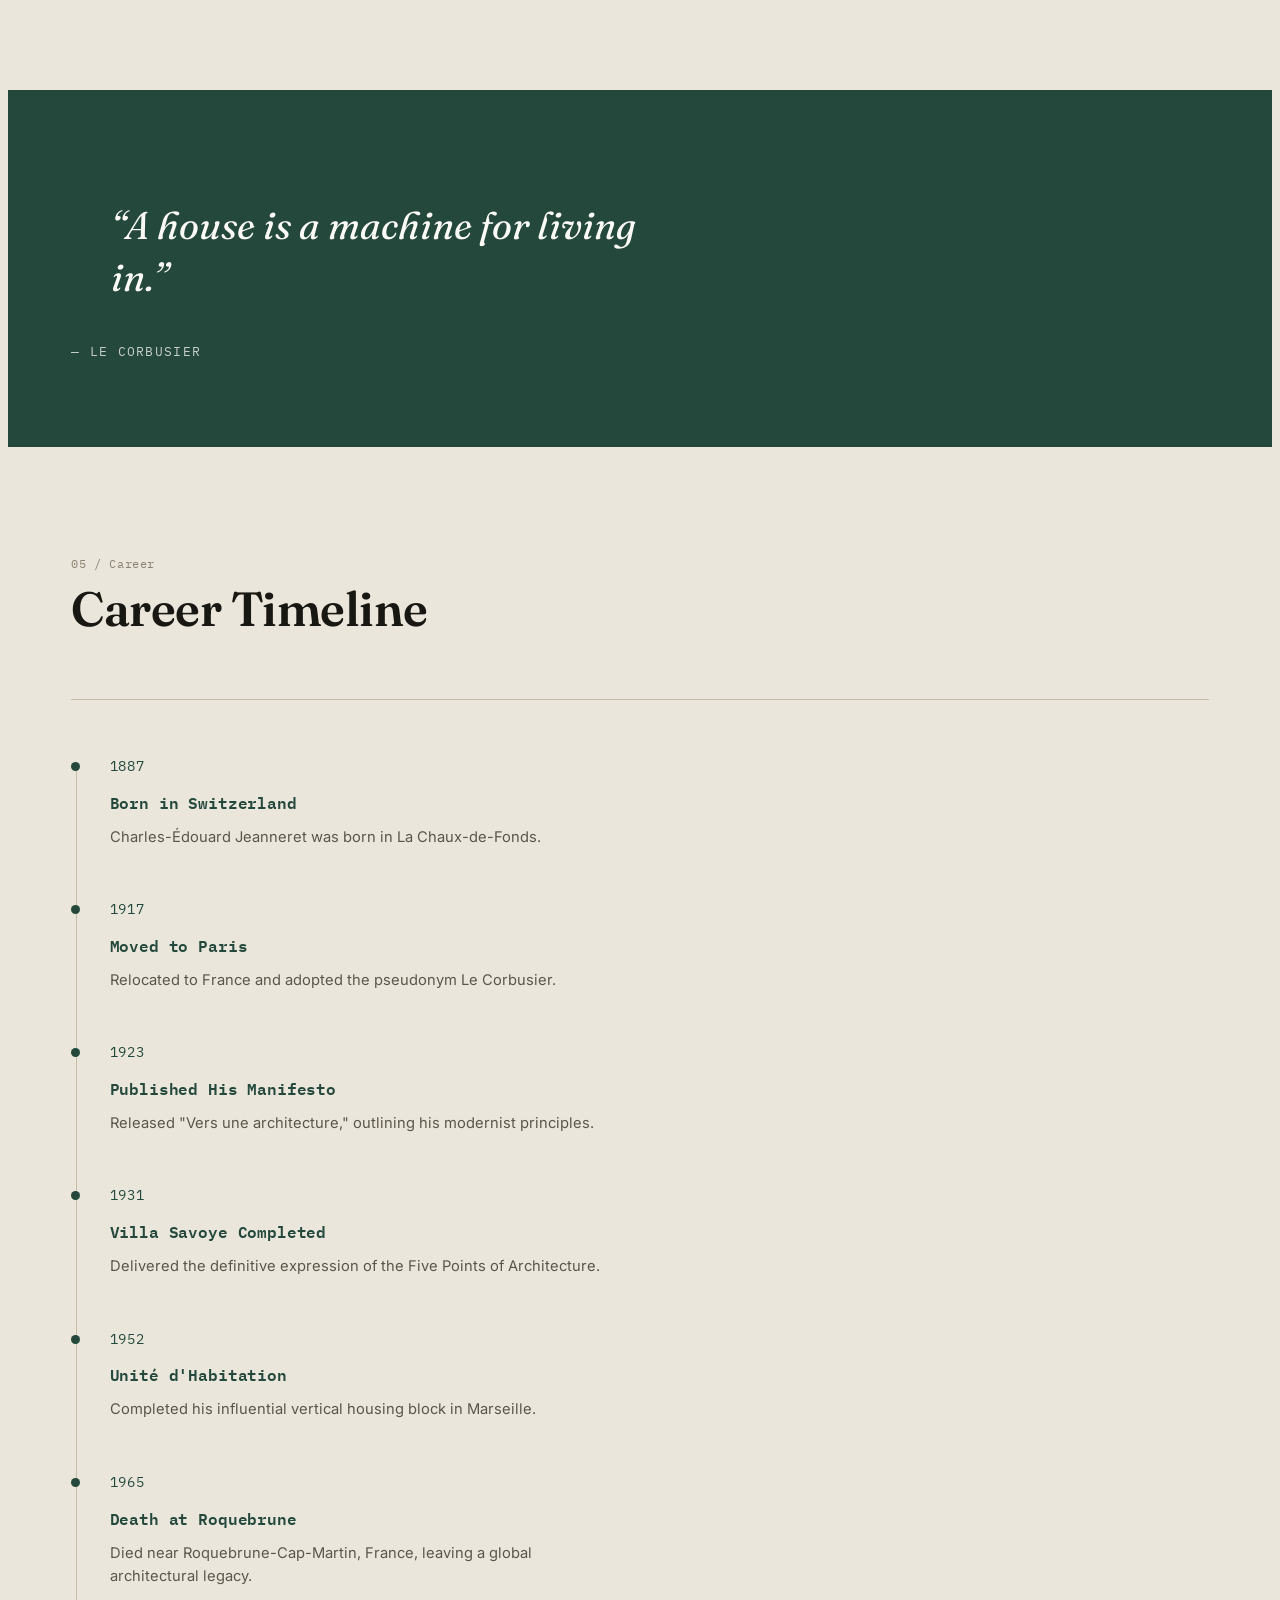
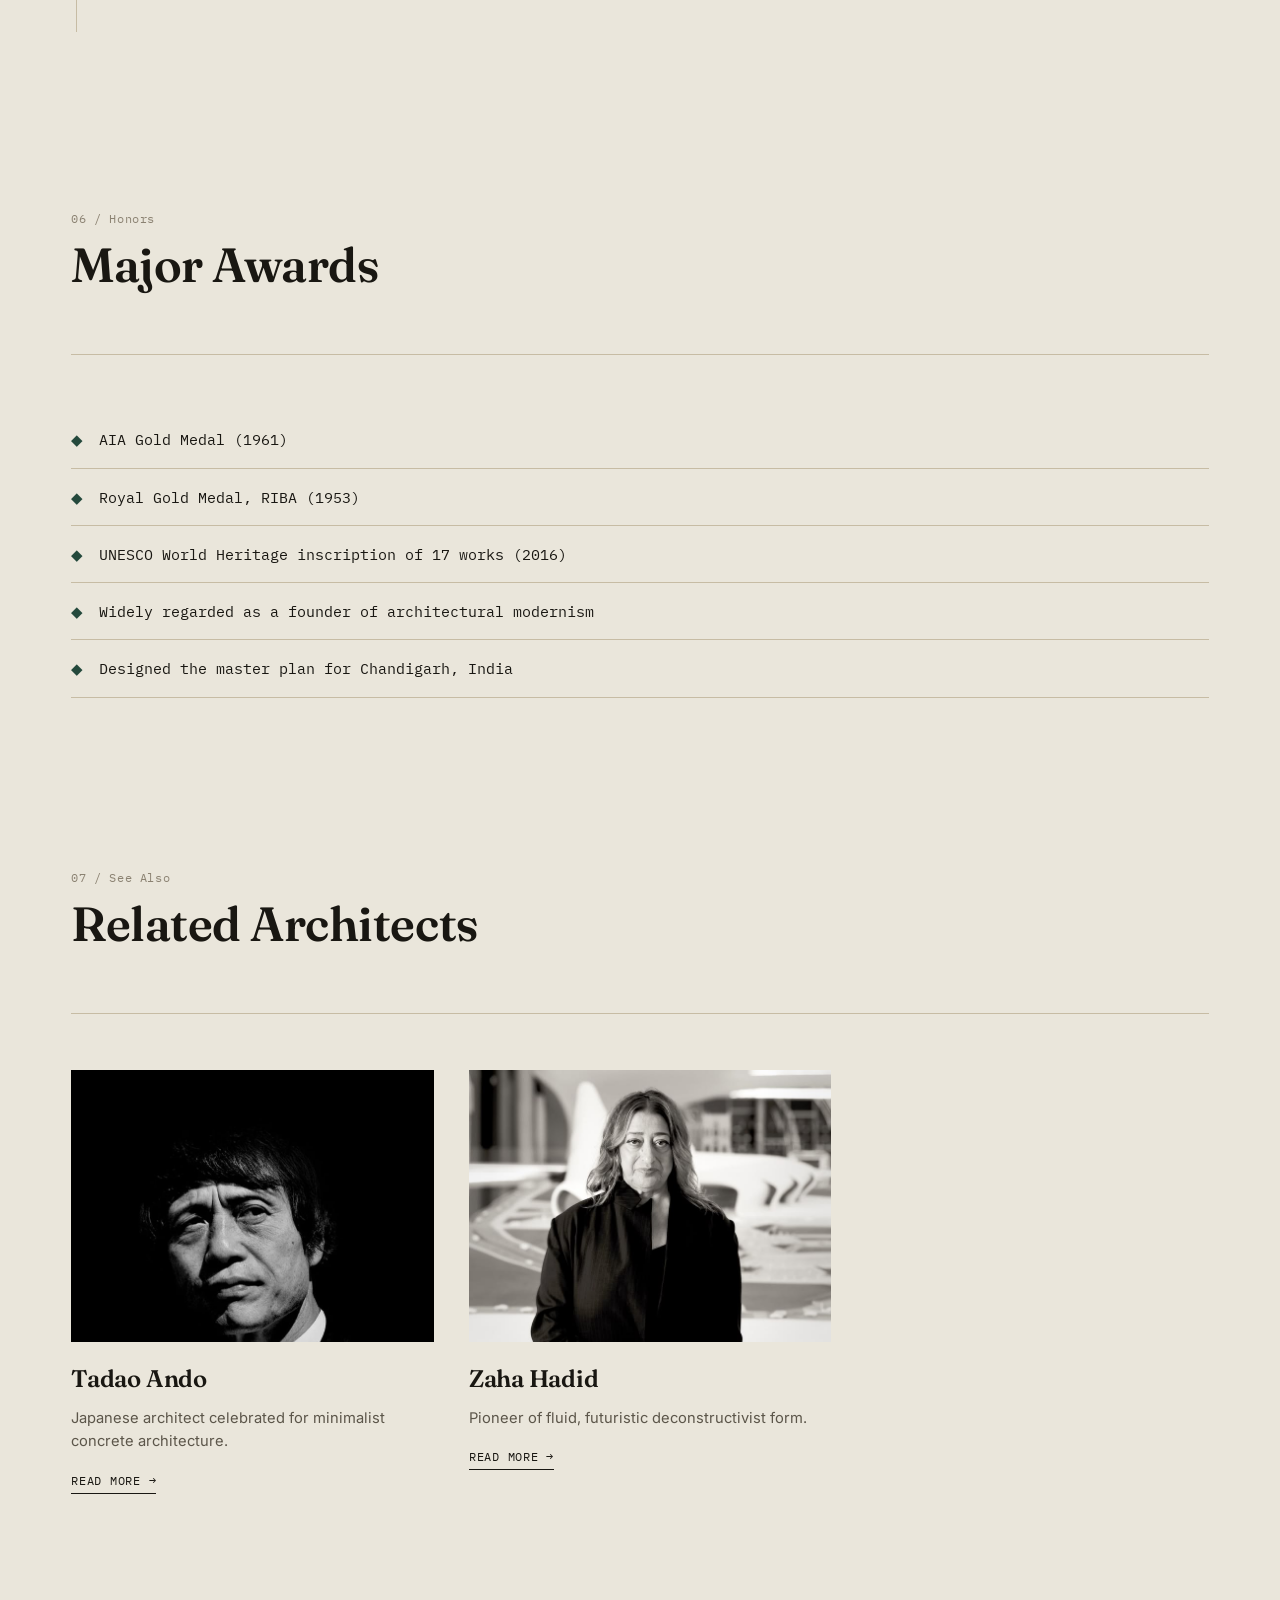
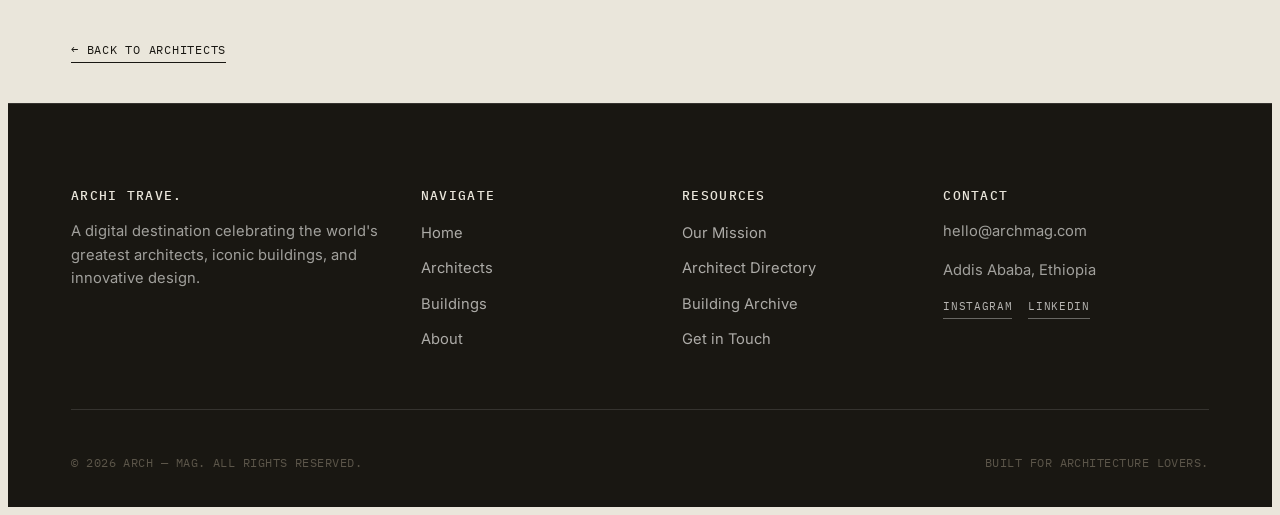
<file: le-corbusier.html>
<!DOCTYPE html>
<html lang="en">
<head>
  <meta charset="UTF-8">
  <meta name="viewport" content="width=device-width, initial-scale=1.0">
  <title>Le Corbusier | ARCH — MAG.</title>
  <meta name="description" content="Le Corbusier — biography, quick facts, famous projects, and design philosophy.">

  <link rel="preconnect" href="https://fonts.googleapis.com">
  <link rel="preconnect" href="https://fonts.gstatic.com" crossorigin>
  <link href="https://fonts.googleapis.com/css2?family=Fraunces:ital,opsz,wght@0,9..144,300;0,9..144,500;0,9..144,600;1,9..144,500&family=Inter:wght@300;400;500;600&family=IBM+Plex+Mono:wght@400;500&display=swap" rel="stylesheet">
  <link rel="stylesheet" href="css/style.css">
</head>
<body>

<div id="progressBar"></div>

<header>
  <nav class="navbar container">
    <div class="logo"><a href="index.html"><img src="images/brand/architrave-mark.png" alt="Architrave" class="logo-mark"><span class="logo-word">Architrave.</span></a></div>
    <ul class="nav-links">
      <li><a href="index.html">Home</a></li>
      <li><a href="architects.html" class="active">Architects</a></li>
      <li><a href="buildings.html">Buildings</a></li>
      <li><a href="about.html">About</a></li>
      <li><a href="contact.html">Contact</a></li>
    </ul>
    <button class="menu-toggle" aria-label="Toggle menu"><span></span><span></span><span></span></button>
  </nav>
</header>

<section class="architect-hero">
  <div class="container">
    <div class="architect-hero-content">
      <div class="architect-image crop"><img src="images/architects/le-corbusier.jpg" alt="Le Corbusier"></div>
      <div class="architect-info">
        <span class="eyebrow">Profile N&deg;05</span>
        <h1>Le Corbusier</h1>
        <p class="country">Switzerland &middot; France &mdash; 1887&ndash;1965</p>
        <p class="profession">Architect &middot; Urban Planner &middot; Theorist</p>
      </div>
    </div>
  </div>
</section>

<section class="biography section-pad reveal">
  <div class="container">
    <div class="section-head">
      <div><span class="section-num">01 / Biography</span><h2>Life &amp; Work</h2></div>
    </div>
    <div class="bio-content">
                <p>Charles-&Eacute;douard Jeanneret &mdash; known by his pseudonym Le Corbusier &mdash; was born in 1887 in La Chaux-de-Fonds, Switzerland, and became one of the most influential figures in the history of modern architecture.</p>
                <p>Moving to Paris in 1917, he developed the "Five Points of Architecture" (pilotis, free plan, free fa&ccedil;ade, ribbon windows, and roof gardens) and the Modulor, a proportional system based on the human body, both of which shaped modernist design worldwide.</p>
                <p>Beyond individual buildings, Le Corbusier was also a pioneering urban planner, most notably designing the master plan for Chandigarh, India &mdash; one of the few cities built largely from a single architect's vision.</p>
    </div>
  </div>
</section>

<section class="facts section-pad-sm reveal">
  <div class="container">
    <div class="section-head">
      <div><span class="section-num">02 / Data</span><h2>Quick Facts</h2></div>
    </div>
    <div class="facts-grid">
              <div class="fact-card">
                <h3>Born</h3>
                <p>6 October 1887</p>
              </div>
              <div class="fact-card">
                <h3>Died</h3>
                <p>27 August 1965</p>
              </div>
              <div class="fact-card">
                <h3>Nationality</h3>
                <p>Swiss-French</p>
              </div>
              <div class="fact-card">
                <h3>Style</h3>
                <p>Modernism / Purism</p>
              </div>
              <div class="fact-card">
                <h3>Key Concept</h3>
                <p>Five Points of Architecture</p>
              </div>
              <div class="fact-card">
                <h3>Legacy</h3>
                <p>17 works inscribed as UNESCO World Heritage</p>
              </div>
    </div>
  </div>
</section>

<section class="projects section-pad reveal">
  <div class="container">
    <div class="section-head">
      <div><span class="section-num">03 / Portfolio</span><h2>Famous Projects</h2></div>
    </div>
    <div class="projects-grid">
            <div class="project-card">
              <div class="img-wrap crop"><img src="images/buildings/villa-savoye.jpg" alt="Villa Savoye"></div>
              <div class="project-info">
                <h3>Villa Savoye</h3>
                <p>Poissy, France &mdash; the definitive built statement of the Five Points, raised on slender pilotis.</p>
              </div>
            </div>
            <div class="project-card">
              <div class="img-wrap crop"><img src="images/buildings/chapel-of-notre-dame-du-haut.jpg" alt="Notre-Dame du Haut"></div>
              <div class="project-info">
                <h3>Notre-Dame du Haut</h3>
                <p>Ronchamp, France &mdash; a sculptural concrete chapel that broke from his earlier machine-age purism.</p>
              </div>
            </div>
            <div class="project-card">
              <div class="img-wrap crop"><img src="images/buildings/unite-dhabitation.jpg" alt="Unit&eacute; d'Habitation"></div>
              <div class="project-info">
                <h3>Unit&eacute; d'Habitation</h3>
                <p>Marseille, France &mdash; a self-contained vertical housing block that influenced postwar social housing worldwide.</p>
              </div>
            </div>
    </div>
  </div>
</section>

<section class="philosophy section-pad-sm reveal">
  <div class="container">
    <div class="section-head">
      <div><span class="section-num">04 / Ethos</span><h2>Design Philosophy</h2></div>
    </div>
    <p class="philosophy-text">Le Corbusier saw the house as a precise, functional instrument &mdash; "a machine for living in" &mdash; yet his later concrete work, like the chapel at Ronchamp, revealed an equally strong interest in sculptural, almost sacred form.</p>
  </div>
</section>

<section class="quote-section reveal">
  <div class="container">
    <blockquote>&ldquo;A house is a machine for living in.&rdquo;</blockquote>
    <p class="quote-author">— Le Corbusier</p>
  </div>
</section>

<section class="timeline section-pad reveal">
  <div class="container">
    <div class="section-head">
      <div><span class="section-num">05 / Career</span><h2>Career Timeline</h2></div>
    </div>
    <div class="timeline-row" style="grid-template-columns: 1fr;">
      <div class="timeline-v">
          <div class="timeline-item">
            <div class="year">1887</div>
            <h3>Born in Switzerland</h3>
            <p>Charles-Édouard Jeanneret was born in La Chaux-de-Fonds.</p>
          </div>
          <div class="timeline-item">
            <div class="year">1917</div>
            <h3>Moved to Paris</h3>
            <p>Relocated to France and adopted the pseudonym Le Corbusier.</p>
          </div>
          <div class="timeline-item">
            <div class="year">1923</div>
            <h3>Published His Manifesto</h3>
            <p>Released "Vers une architecture," outlining his modernist principles.</p>
          </div>
          <div class="timeline-item">
            <div class="year">1931</div>
            <h3>Villa Savoye Completed</h3>
            <p>Delivered the definitive expression of the Five Points of Architecture.</p>
          </div>
          <div class="timeline-item">
            <div class="year">1952</div>
            <h3>Unit&eacute; d'Habitation</h3>
            <p>Completed his influential vertical housing block in Marseille.</p>
          </div>
          <div class="timeline-item">
            <div class="year">1965</div>
            <h3>Death at Roquebrune</h3>
            <p>Died near Roquebrune-Cap-Martin, France, leaving a global architectural legacy.</p>
          </div>
      </div>
    </div>
  </div>
</section>

<section class="awards section-pad-sm reveal">
  <div class="container">
    <div class="section-head">
      <div><span class="section-num">06 / Honors</span><h2>Major Awards</h2></div>
    </div>
    <ul class="awards-list">
            <li><span>&#9670;</span> AIA Gold Medal (1961)</li>
            <li><span>&#9670;</span> Royal Gold Medal, RIBA (1953)</li>
            <li><span>&#9670;</span> UNESCO World Heritage inscription of 17 works (2016)</li>
            <li><span>&#9670;</span> Widely regarded as a founder of architectural modernism</li>
            <li><span>&#9670;</span> Designed the master plan for Chandigarh, India</li>
    </ul>
  </div>
</section>

<section class="related-architects section-pad reveal">
  <div class="container">
    <div class="section-head">
      <div><span class="section-num">07 / See Also</span><h2>Related Architects</h2></div>
    </div>
    <div class="projects-grid" style="grid-template-columns: repeat(2, 1fr); max-width: 760px;">
            <div class="project-card">
              <div class="img-wrap crop"><img src="images/architects/tadao-ando.jpg" alt="Tadao Ando"></div>
              <div class="project-info">
                <h3>Tadao Ando</h3>
                <p>Japanese architect celebrated for minimalist concrete architecture.</p>
                <a href="tadao-ando.html" class="link-arrow">Read More →</a>
              </div>
            </div>
            <div class="project-card">
              <div class="img-wrap crop"><img src="images/architects/zaha.jpg" alt="Zaha Hadid"></div>
              <div class="project-info">
                <h3>Zaha Hadid</h3>
                <p>Pioneer of fluid, futuristic deconstructivist form.</p>
                <a href="zaha-hadid.html" class="link-arrow">Read More →</a>
              </div>
            </div>
    </div>
  </div>
</section>

<section class="back-section">
  <div class="container">
    <a href="architects.html" class="link-arrow">&larr; Back to Architects</a>
  </div>
</section>

<footer>
  <div class="container">
    <div class="footer-grid">
      <div class="footer-column">
        <h3>ARCHI TRAVE.</h3>
        <p>A digital destination celebrating the world's greatest architects, iconic buildings, and innovative design.</p>
      </div>
      <div class="footer-column">
        <h3>Navigate</h3>
        <ul>
          <li><a href="index.html">Home</a></li>
          <li><a href="architects.html">Architects</a></li>
          <li><a href="buildings.html">Buildings</a></li>
          <li><a href="about.html">About</a></li>
        </ul>
      </div>
      <div class="footer-column">
        <h3>Resources</h3>
        <ul>
          <li><a href="about.html">Our Mission</a></li>
          <li><a href="architects.html">Architect Directory</a></li>
          <li><a href="buildings.html">Building Archive</a></li>
          <li><a href="contact.html">Get in Touch</a></li>
        </ul>
      </div>
      <div class="footer-column">
        <h3>Contact</h3>
        <p>hello@archmag.com</p>
        <p>Addis Ababa, Ethiopia</p>
        <div class="social-links">
          <a href="#">Instagram</a>
          <a href="#">LinkedIn</a>
        </div>
      </div>
    </div>
    <hr>
    <div class="footer-bottom">
      <p>© 2026 ARCH — MAG. All Rights Reserved.</p>
      <p>Built for architecture lovers.</p>
    </div>
  </div>
</footer>

<button id="backToTop" aria-label="Back to top">↑</button>
<script src="js/main.js"></script>
</body>
</html>
</file>
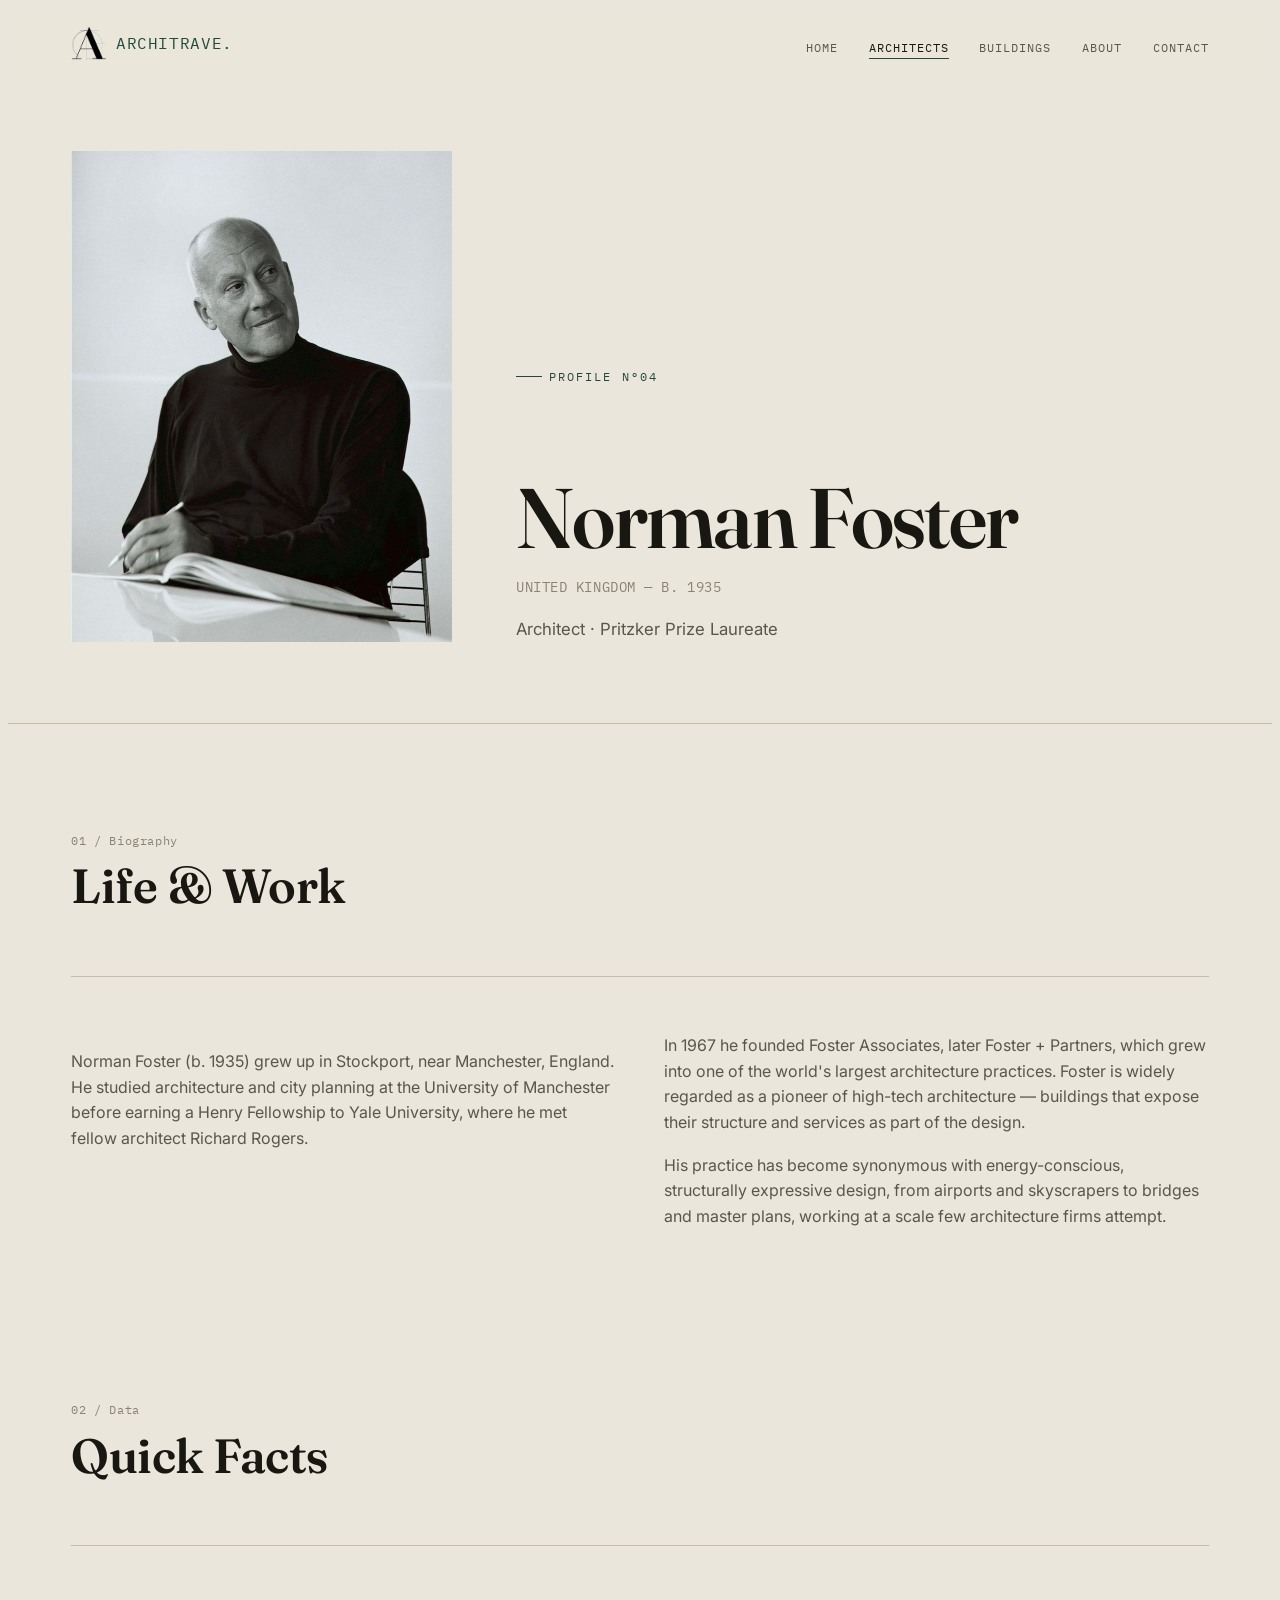
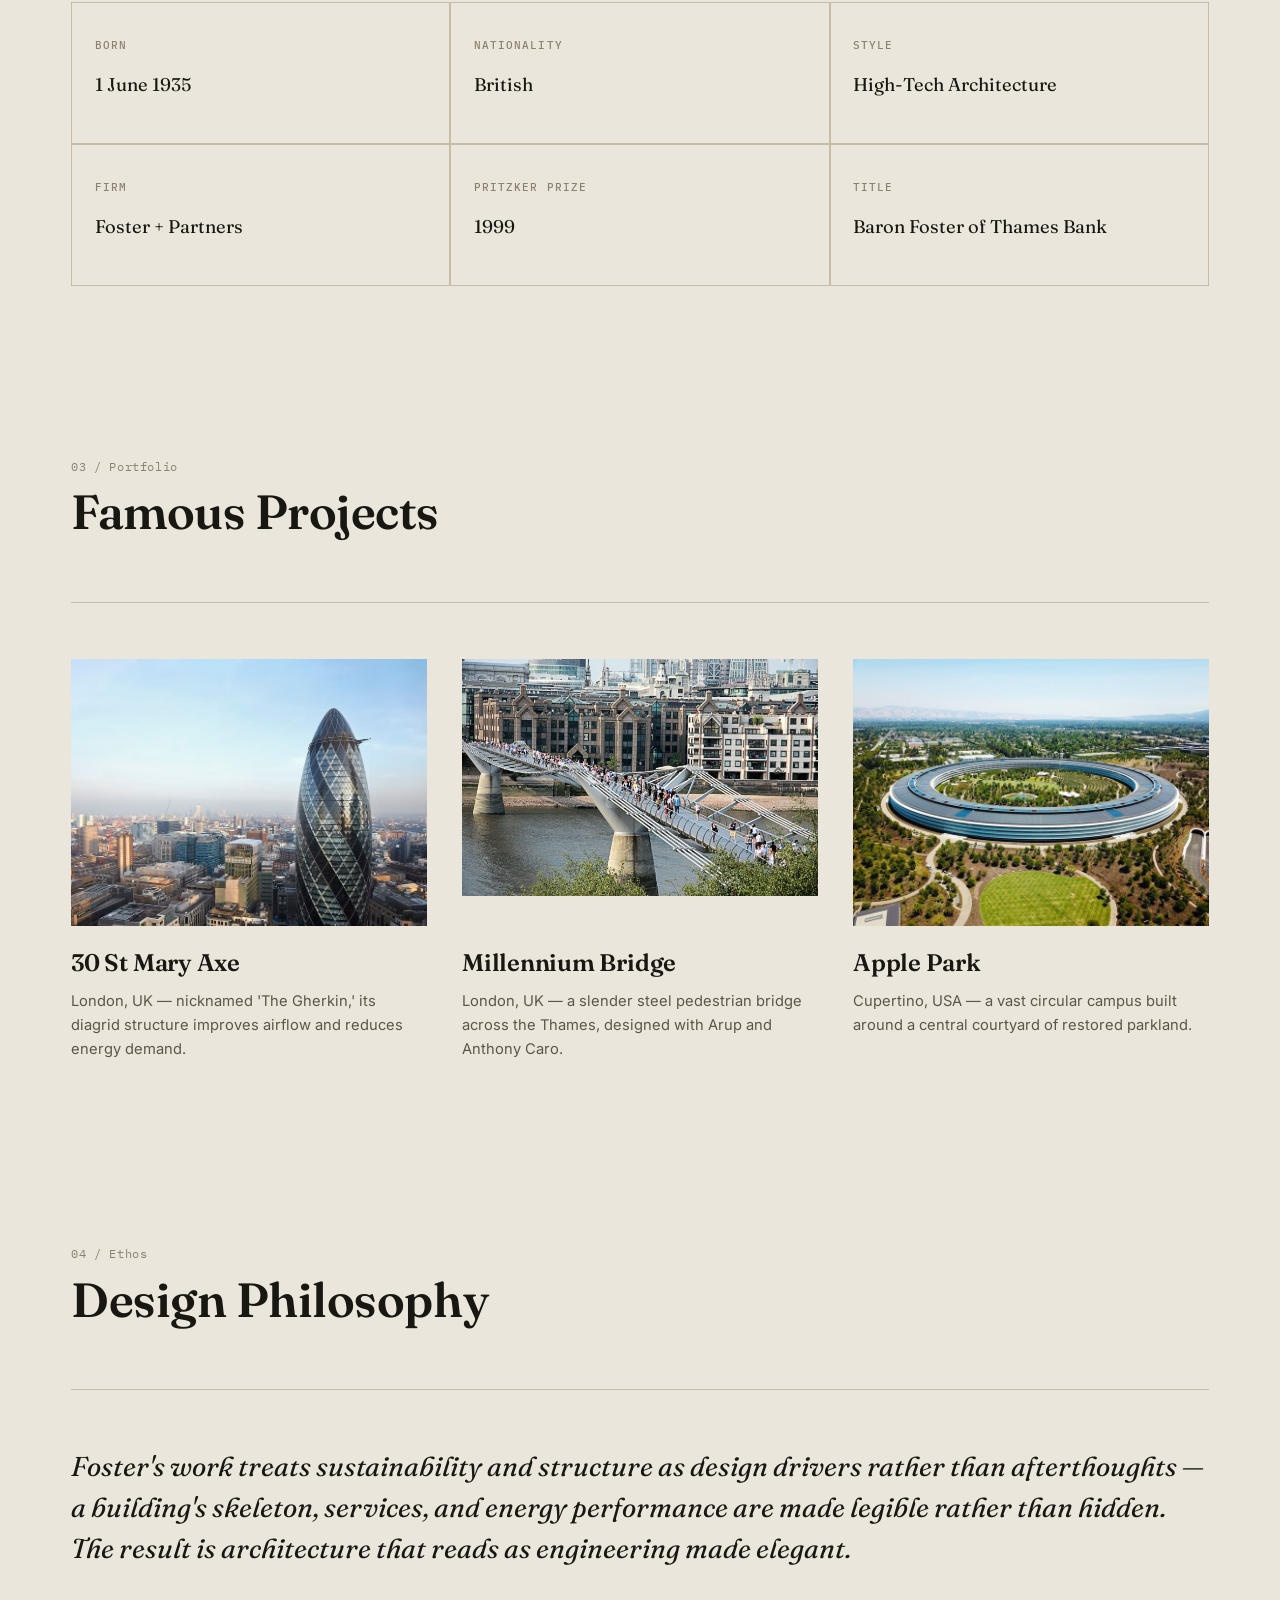
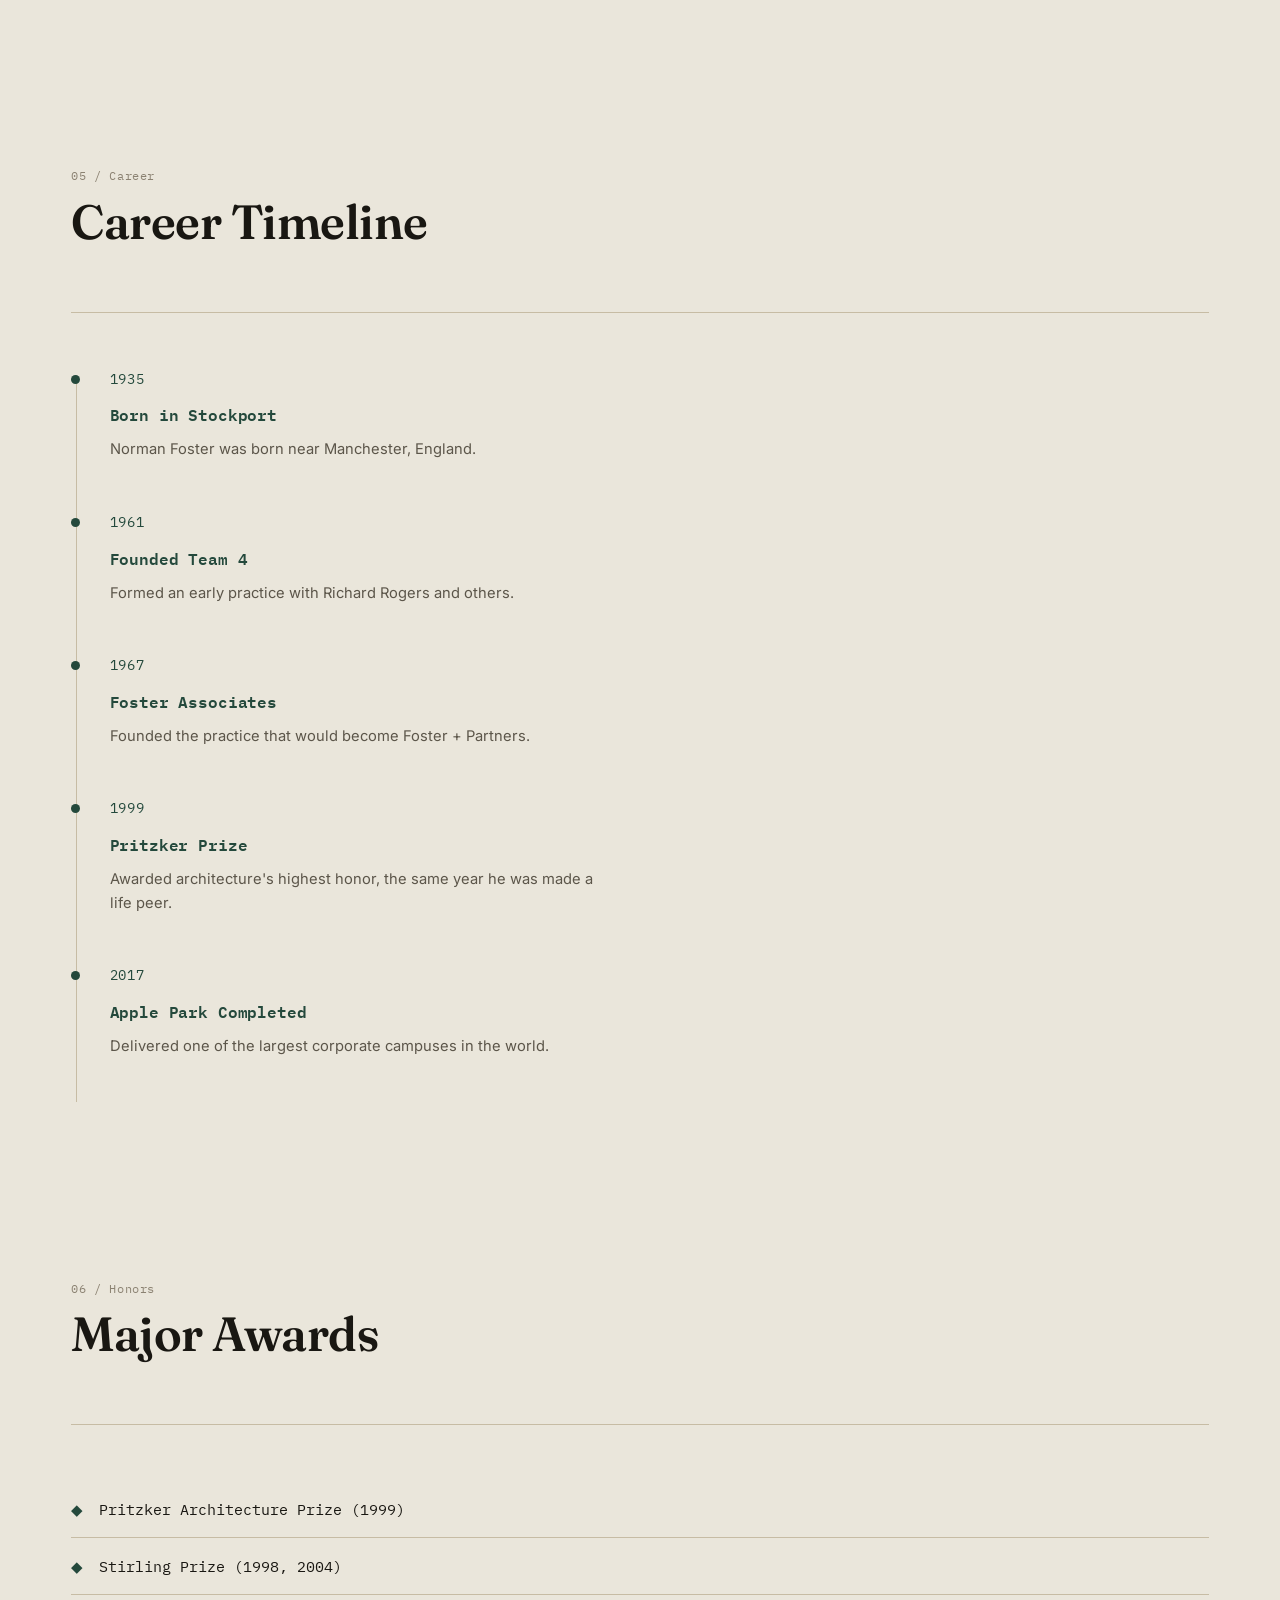
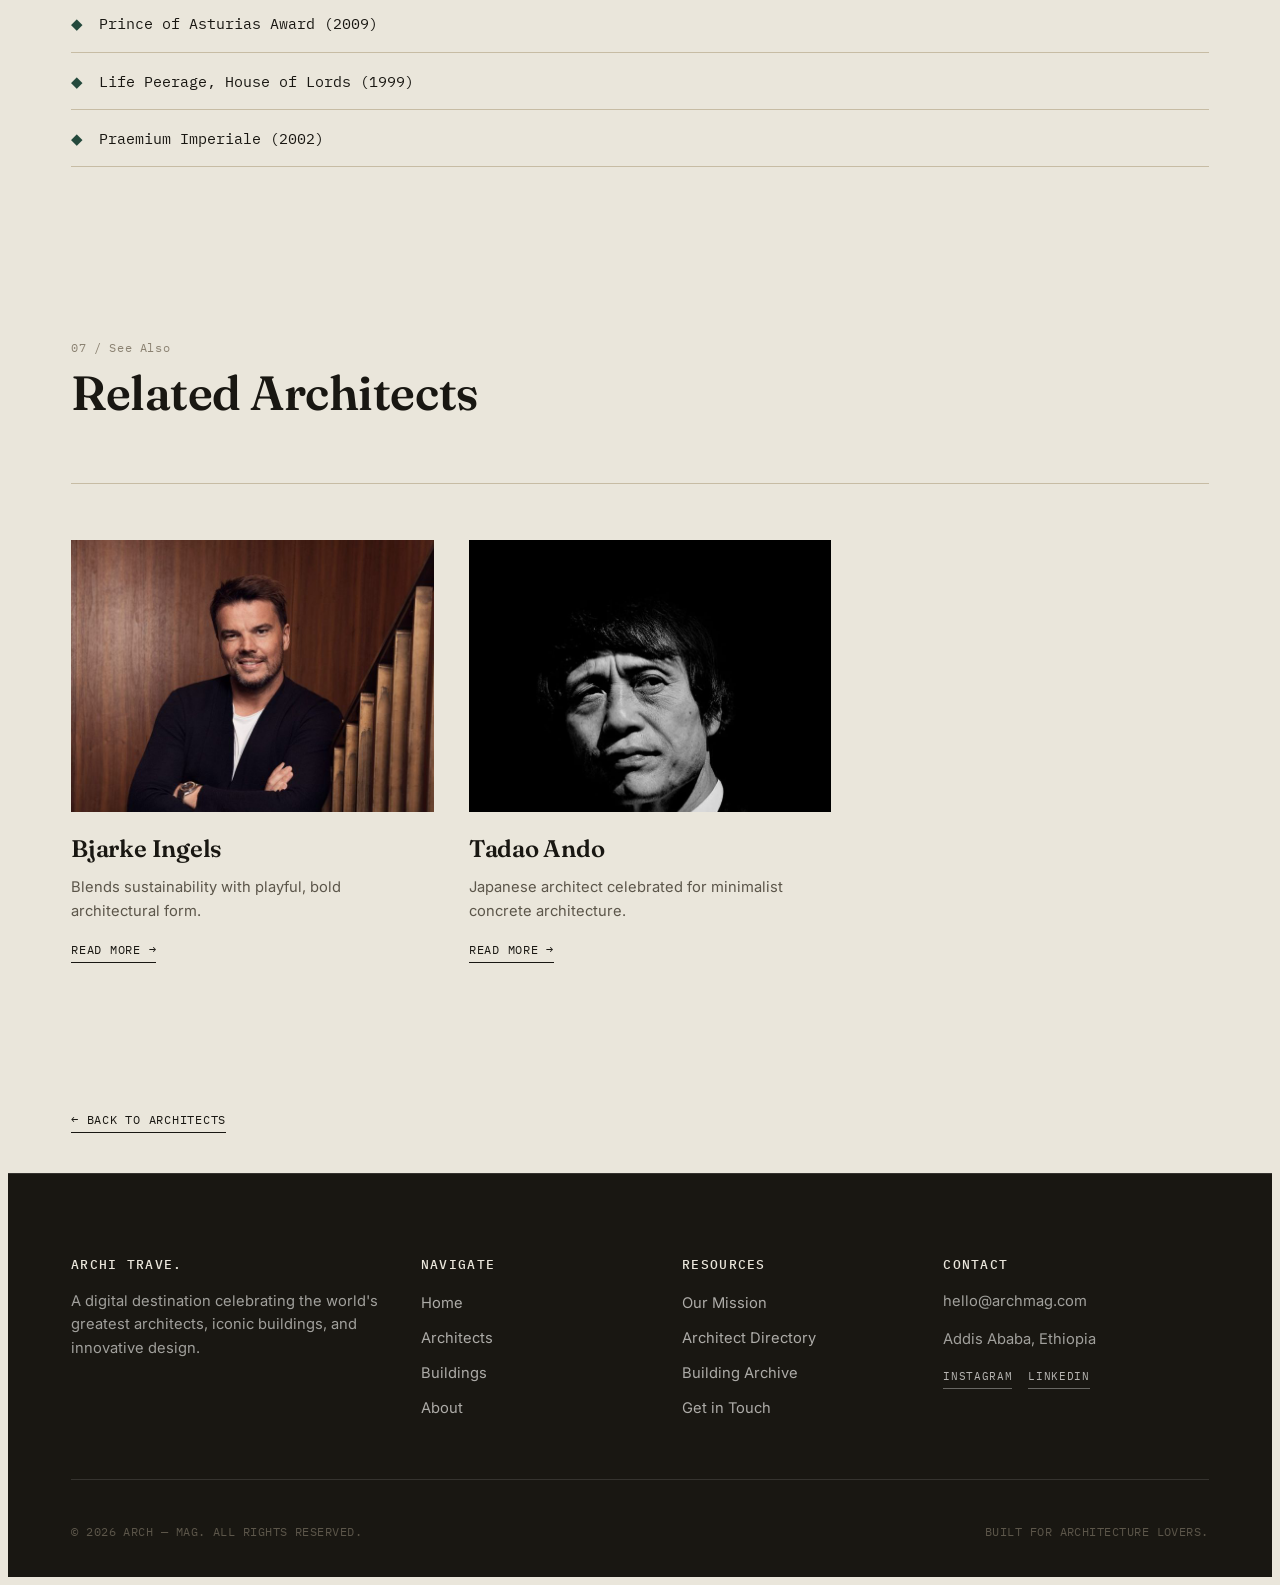
<file: norman-foster.html>
<!DOCTYPE html>
<html lang="en">
<head>
  <meta charset="UTF-8">
  <meta name="viewport" content="width=device-width, initial-scale=1.0">
  <title>Norman Foster | ARCH — MAG.</title>
  <meta name="description" content="Norman Foster — biography, quick facts, famous projects, and design philosophy.">

  <link rel="preconnect" href="https://fonts.googleapis.com">
  <link rel="preconnect" href="https://fonts.gstatic.com" crossorigin>
  <link href="https://fonts.googleapis.com/css2?family=Fraunces:ital,opsz,wght@0,9..144,300;0,9..144,500;0,9..144,600;1,9..144,500&family=Inter:wght@300;400;500;600&family=IBM+Plex+Mono:wght@400;500&display=swap" rel="stylesheet">
  <link rel="stylesheet" href="css/style.css">
</head>
<body>

<div id="progressBar"></div>

<header>
  <nav class="navbar container">
    <div class="logo"><a href="index.html"><img src="images/brand/architrave-mark.png" alt="Architrave" class="logo-mark"><span class="logo-word">Architrave.</span></a></div>
    <ul class="nav-links">
      <li><a href="index.html">Home</a></li>
      <li><a href="architects.html" class="active">Architects</a></li>
      <li><a href="buildings.html">Buildings</a></li>
      <li><a href="about.html">About</a></li>
      <li><a href="contact.html">Contact</a></li>
    </ul>
    <button class="menu-toggle" aria-label="Toggle menu"><span></span><span></span><span></span></button>
  </nav>
</header>

<section class="architect-hero">
  <div class="container">
    <div class="architect-hero-content">
      <div class="architect-image crop"><img src="images/architects/norman-foster.jpg" alt="Norman Foster"></div>
      <div class="architect-info">
        <span class="eyebrow">Profile N&deg;04</span>
        <h1>Norman Foster</h1>
        <p class="country">United Kingdom &mdash; b. 1935</p>
        <p class="profession">Architect &middot; Pritzker Prize Laureate</p>
      </div>
    </div>
  </div>
</section>

<section class="biography section-pad reveal">
  <div class="container">
    <div class="section-head">
      <div><span class="section-num">01 / Biography</span><h2>Life &amp; Work</h2></div>
    </div>
    <div class="bio-content">
                <p>Norman Foster (b. 1935) grew up in Stockport, near Manchester, England. He studied architecture and city planning at the University of Manchester before earning a Henry Fellowship to Yale University, where he met fellow architect Richard Rogers.</p>
                <p>In 1967 he founded Foster Associates, later Foster + Partners, which grew into one of the world's largest architecture practices. Foster is widely regarded as a pioneer of high-tech architecture &mdash; buildings that expose their structure and services as part of the design.</p>
                <p>His practice has become synonymous with energy-conscious, structurally expressive design, from airports and skyscrapers to bridges and master plans, working at a scale few architecture firms attempt.</p>
    </div>
  </div>
</section>

<section class="facts section-pad-sm reveal">
  <div class="container">
    <div class="section-head">
      <div><span class="section-num">02 / Data</span><h2>Quick Facts</h2></div>
    </div>
    <div class="facts-grid">
              <div class="fact-card">
                <h3>Born</h3>
                <p>1 June 1935</p>
              </div>
              <div class="fact-card">
                <h3>Nationality</h3>
                <p>British</p>
              </div>
              <div class="fact-card">
                <h3>Style</h3>
                <p>High-Tech Architecture</p>
              </div>
              <div class="fact-card">
                <h3>Firm</h3>
                <p>Foster + Partners</p>
              </div>
              <div class="fact-card">
                <h3>Pritzker Prize</h3>
                <p>1999</p>
              </div>
              <div class="fact-card">
                <h3>Title</h3>
                <p>Baron Foster of Thames Bank</p>
              </div>
    </div>
  </div>
</section>

<section class="projects section-pad reveal">
  <div class="container">
    <div class="section-head">
      <div><span class="section-num">03 / Portfolio</span><h2>Famous Projects</h2></div>
    </div>
    <div class="projects-grid">
            <div class="project-card">
              <div class="img-wrap crop"><img src="images/buildings/the-gherkin.jpg" alt="30 St Mary Axe"></div>
              <div class="project-info">
                <h3>30 St Mary Axe</h3>
                <p>London, UK &mdash; nicknamed 'The Gherkin,' its diagrid structure improves airflow and reduces energy demand.</p>
              </div>
            </div>
            <div class="project-card">
              <div class="img-wrap crop"><img src="images/buildings/millennium-bridge.jpg" alt="Millennium Bridge"></div>
              <div class="project-info">
                <h3>Millennium Bridge</h3>
                <p>London, UK &mdash; a slender steel pedestrian bridge across the Thames, designed with Arup and Anthony Caro.</p>
              </div>
            </div>
            <div class="project-card">
              <div class="img-wrap crop"><img src="images/buildings/apple-park.jpg" alt="Apple Park"></div>
              <div class="project-info">
                <h3>Apple Park</h3>
                <p>Cupertino, USA &mdash; a vast circular campus built around a central courtyard of restored parkland.</p>
              </div>
            </div>
    </div>
  </div>
</section>

<section class="philosophy section-pad-sm reveal">
  <div class="container">
    <div class="section-head">
      <div><span class="section-num">04 / Ethos</span><h2>Design Philosophy</h2></div>
    </div>
    <p class="philosophy-text">Foster's work treats sustainability and structure as design drivers rather than afterthoughts &mdash; a building's skeleton, services, and energy performance are made legible rather than hidden. The result is architecture that reads as engineering made elegant.</p>
  </div>
</section>

<section class="timeline section-pad reveal">
  <div class="container">
    <div class="section-head">
      <div><span class="section-num">05 / Career</span><h2>Career Timeline</h2></div>
    </div>
    <div class="timeline-row" style="grid-template-columns: 1fr;">
      <div class="timeline-v">
          <div class="timeline-item">
            <div class="year">1935</div>
            <h3>Born in Stockport</h3>
            <p>Norman Foster was born near Manchester, England.</p>
          </div>
          <div class="timeline-item">
            <div class="year">1961</div>
            <h3>Founded Team 4</h3>
            <p>Formed an early practice with Richard Rogers and others.</p>
          </div>
          <div class="timeline-item">
            <div class="year">1967</div>
            <h3>Foster Associates</h3>
            <p>Founded the practice that would become Foster + Partners.</p>
          </div>
          <div class="timeline-item">
            <div class="year">1999</div>
            <h3>Pritzker Prize</h3>
            <p>Awarded architecture's highest honor, the same year he was made a life peer.</p>
          </div>
          <div class="timeline-item">
            <div class="year">2017</div>
            <h3>Apple Park Completed</h3>
            <p>Delivered one of the largest corporate campuses in the world.</p>
          </div>
      </div>
    </div>
  </div>
</section>

<section class="awards section-pad-sm reveal">
  <div class="container">
    <div class="section-head">
      <div><span class="section-num">06 / Honors</span><h2>Major Awards</h2></div>
    </div>
    <ul class="awards-list">
            <li><span>&#9670;</span> Pritzker Architecture Prize (1999)</li>
            <li><span>&#9670;</span> Stirling Prize (1998, 2004)</li>
            <li><span>&#9670;</span> Prince of Asturias Award (2009)</li>
            <li><span>&#9670;</span> Life Peerage, House of Lords (1999)</li>
            <li><span>&#9670;</span> Praemium Imperiale (2002)</li>
    </ul>
  </div>
</section>

<section class="related-architects section-pad reveal">
  <div class="container">
    <div class="section-head">
      <div><span class="section-num">07 / See Also</span><h2>Related Architects</h2></div>
    </div>
    <div class="projects-grid" style="grid-template-columns: repeat(2, 1fr); max-width: 760px;">
            <div class="project-card">
              <div class="img-wrap crop"><img src="images/architects/bjarke-ingels.jpg" alt="Bjarke Ingels"></div>
              <div class="project-info">
                <h3>Bjarke Ingels</h3>
                <p>Blends sustainability with playful, bold architectural form.</p>
                <a href="bjarke-ingels.html" class="link-arrow">Read More →</a>
              </div>
            </div>
            <div class="project-card">
              <div class="img-wrap crop"><img src="images/architects/tadao-ando.jpg" alt="Tadao Ando"></div>
              <div class="project-info">
                <h3>Tadao Ando</h3>
                <p>Japanese architect celebrated for minimalist concrete architecture.</p>
                <a href="tadao-ando.html" class="link-arrow">Read More →</a>
              </div>
            </div>
    </div>
  </div>
</section>

<section class="back-section">
  <div class="container">
    <a href="architects.html" class="link-arrow">&larr; Back to Architects</a>
  </div>
</section>

<footer>
  <div class="container">
    <div class="footer-grid">
      <div class="footer-column">
        <h3>ARCHI TRAVE.</h3>
        <p>A digital destination celebrating the world's greatest architects, iconic buildings, and innovative design.</p>
      </div>
      <div class="footer-column">
        <h3>Navigate</h3>
        <ul>
          <li><a href="index.html">Home</a></li>
          <li><a href="architects.html">Architects</a></li>
          <li><a href="buildings.html">Buildings</a></li>
          <li><a href="about.html">About</a></li>
        </ul>
      </div>
      <div class="footer-column">
        <h3>Resources</h3>
        <ul>
          <li><a href="about.html">Our Mission</a></li>
          <li><a href="architects.html">Architect Directory</a></li>
          <li><a href="buildings.html">Building Archive</a></li>
          <li><a href="contact.html">Get in Touch</a></li>
        </ul>
      </div>
      <div class="footer-column">
        <h3>Contact</h3>
        <p>hello@archmag.com</p>
        <p>Addis Ababa, Ethiopia</p>
        <div class="social-links">
          <a href="#">Instagram</a>
          <a href="#">LinkedIn</a>
        </div>
      </div>
    </div>
    <hr>
    <div class="footer-bottom">
      <p>© 2026 ARCH — MAG. All Rights Reserved.</p>
      <p>Built for architecture lovers.</p>
    </div>
  </div>
</footer>

<button id="backToTop" aria-label="Back to top">↑</button>
<script src="js/main.js"></script>
</body>
</html>
</file>
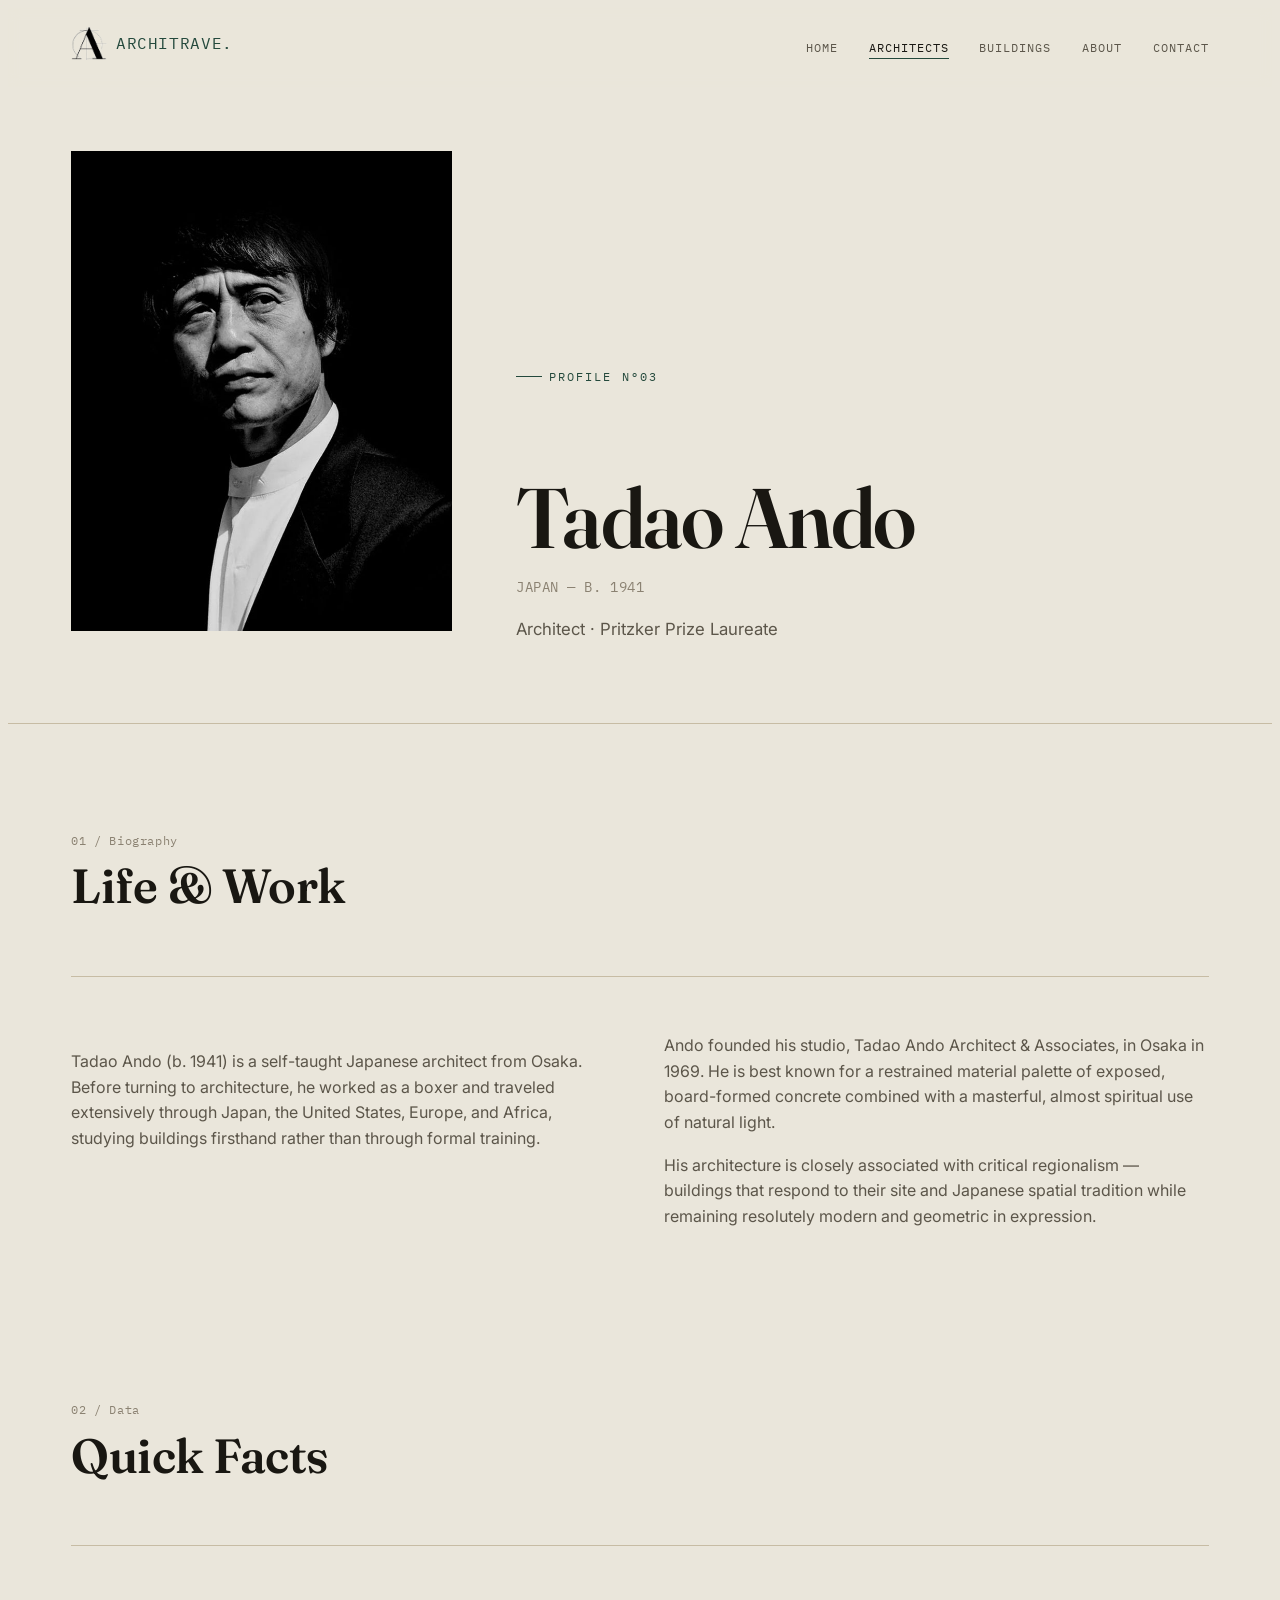
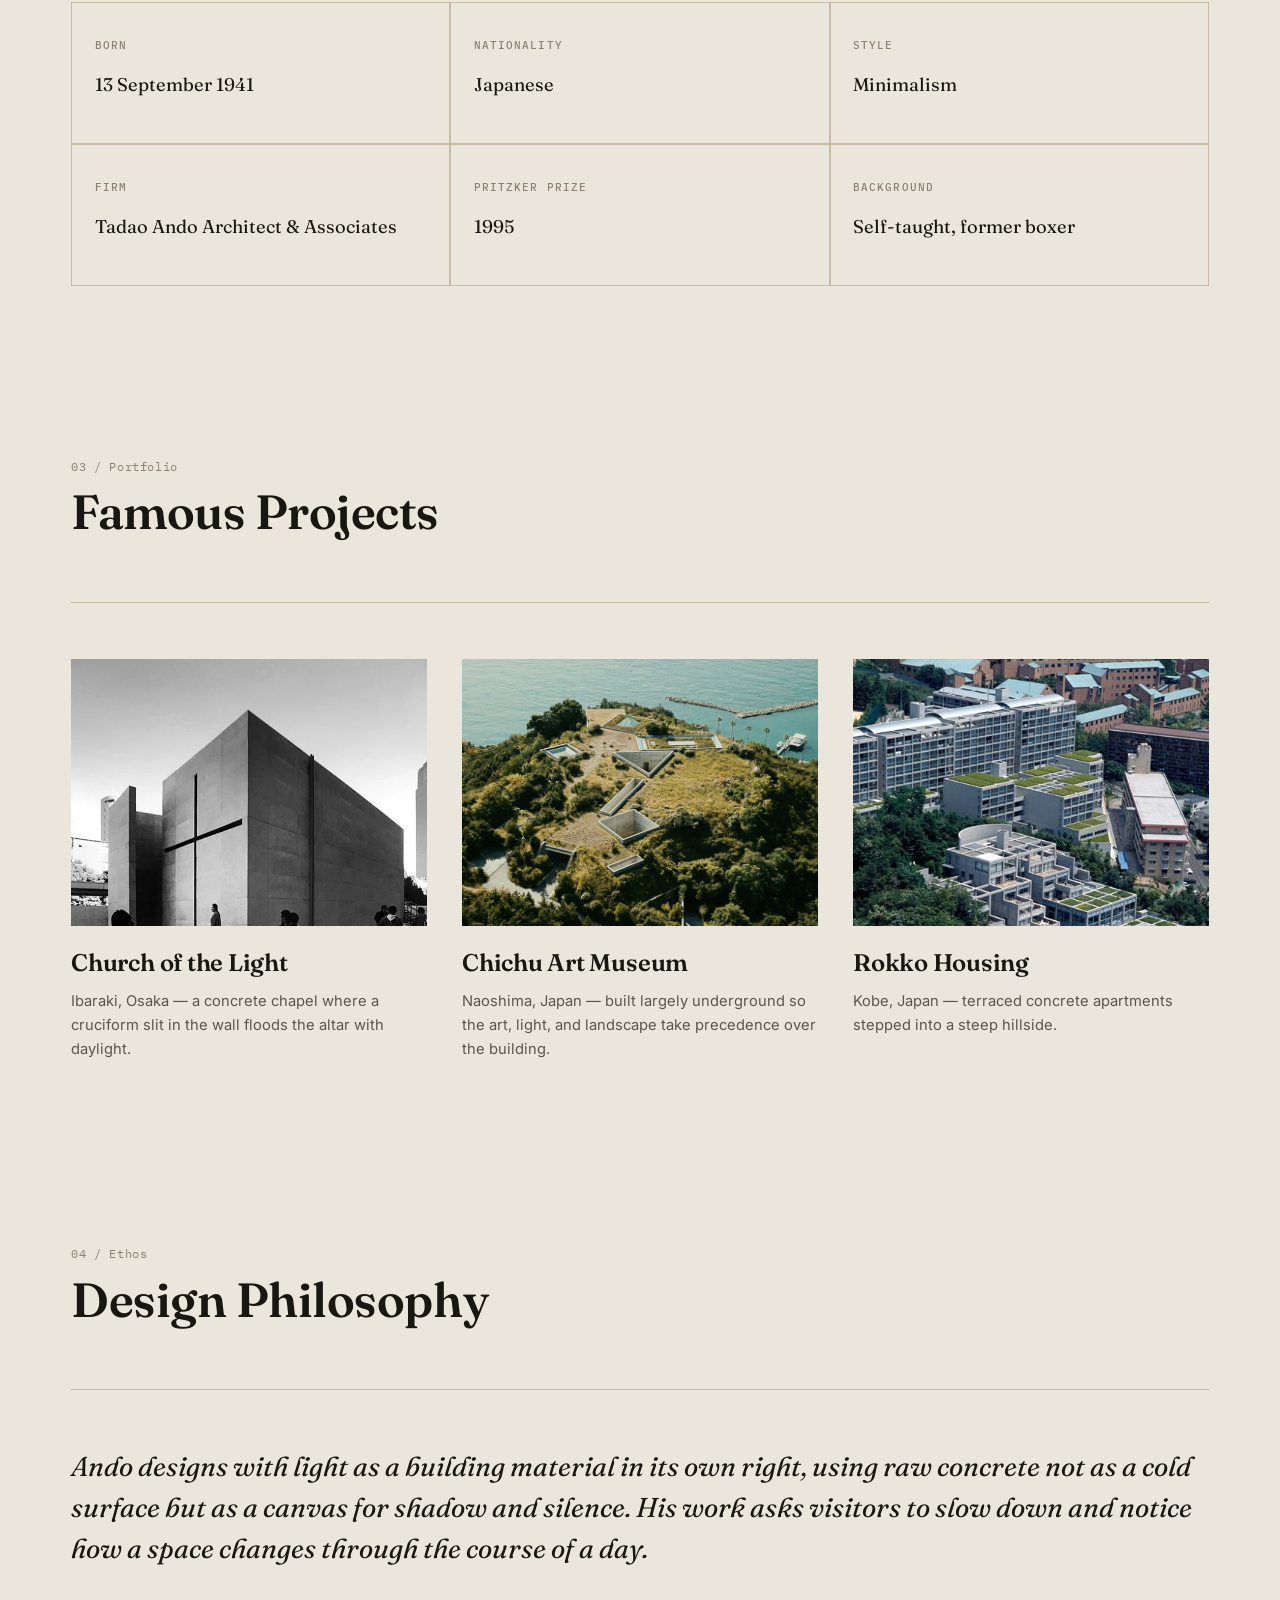
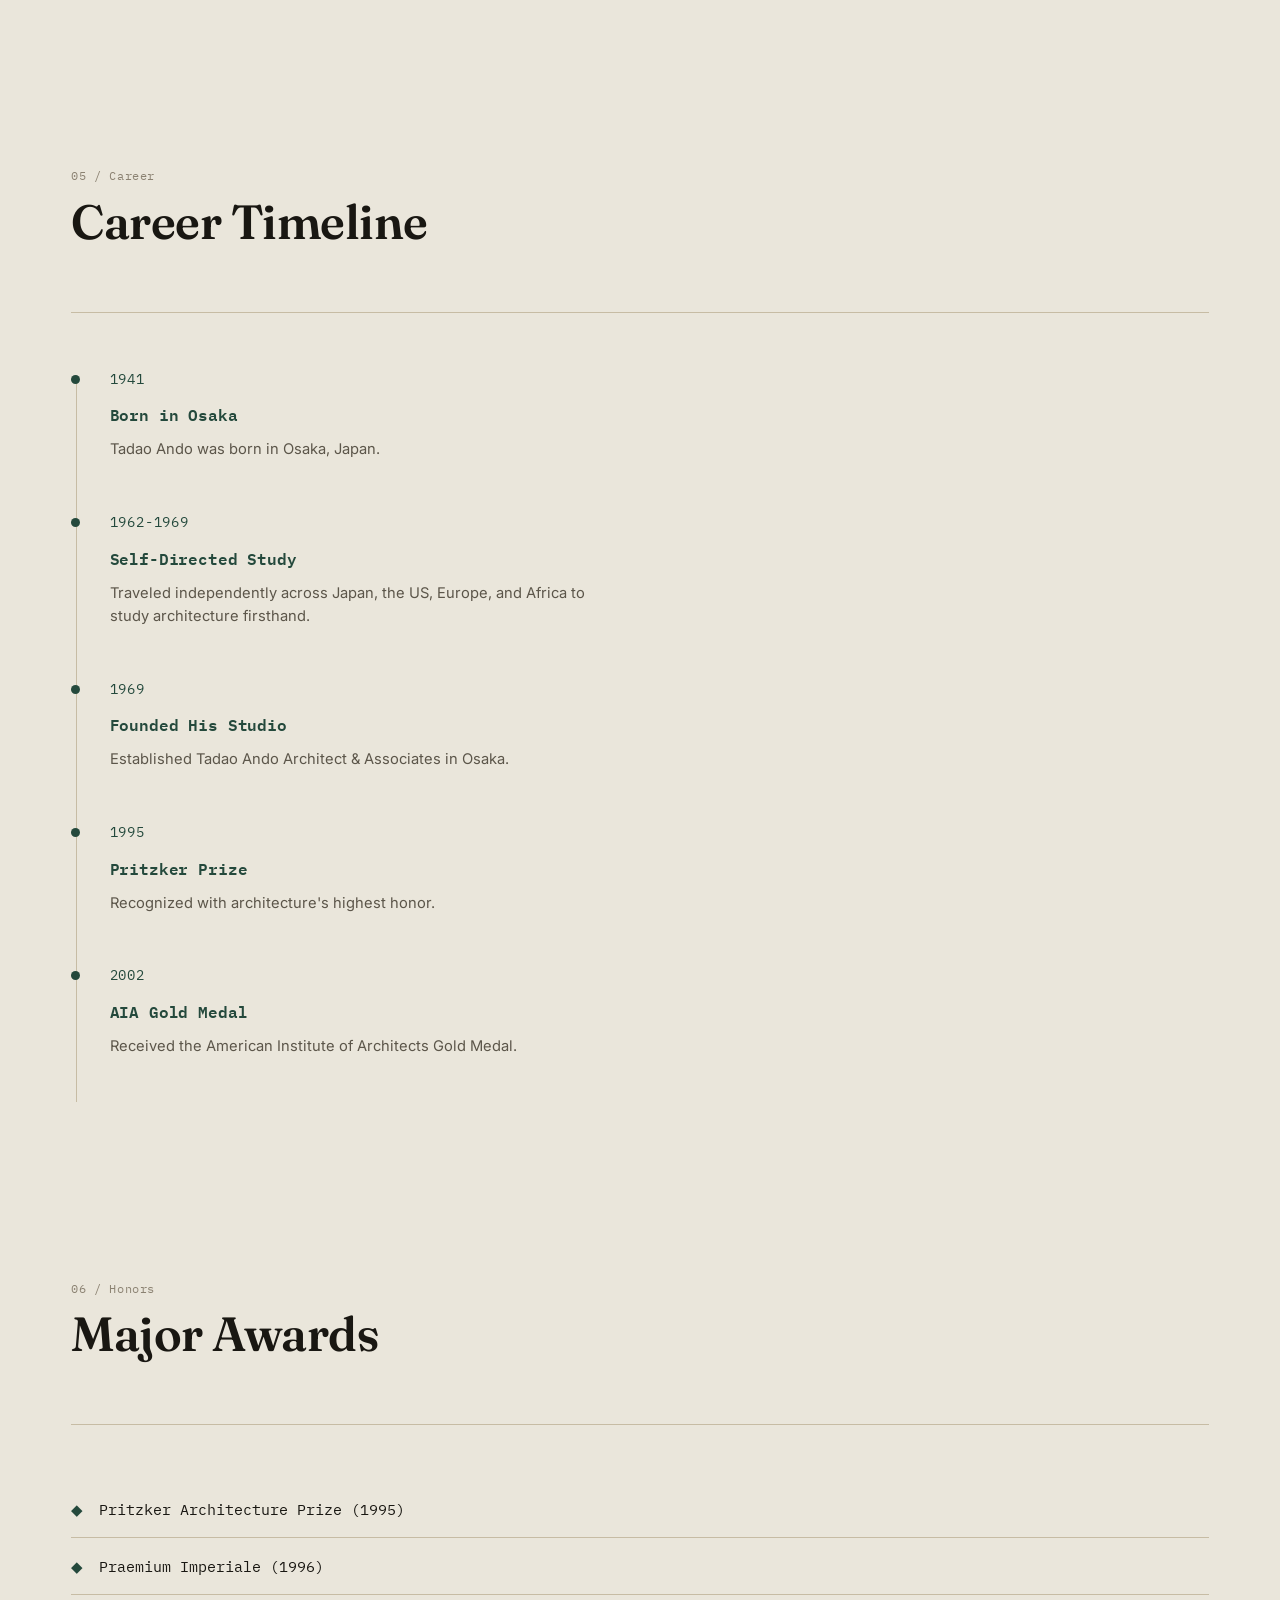
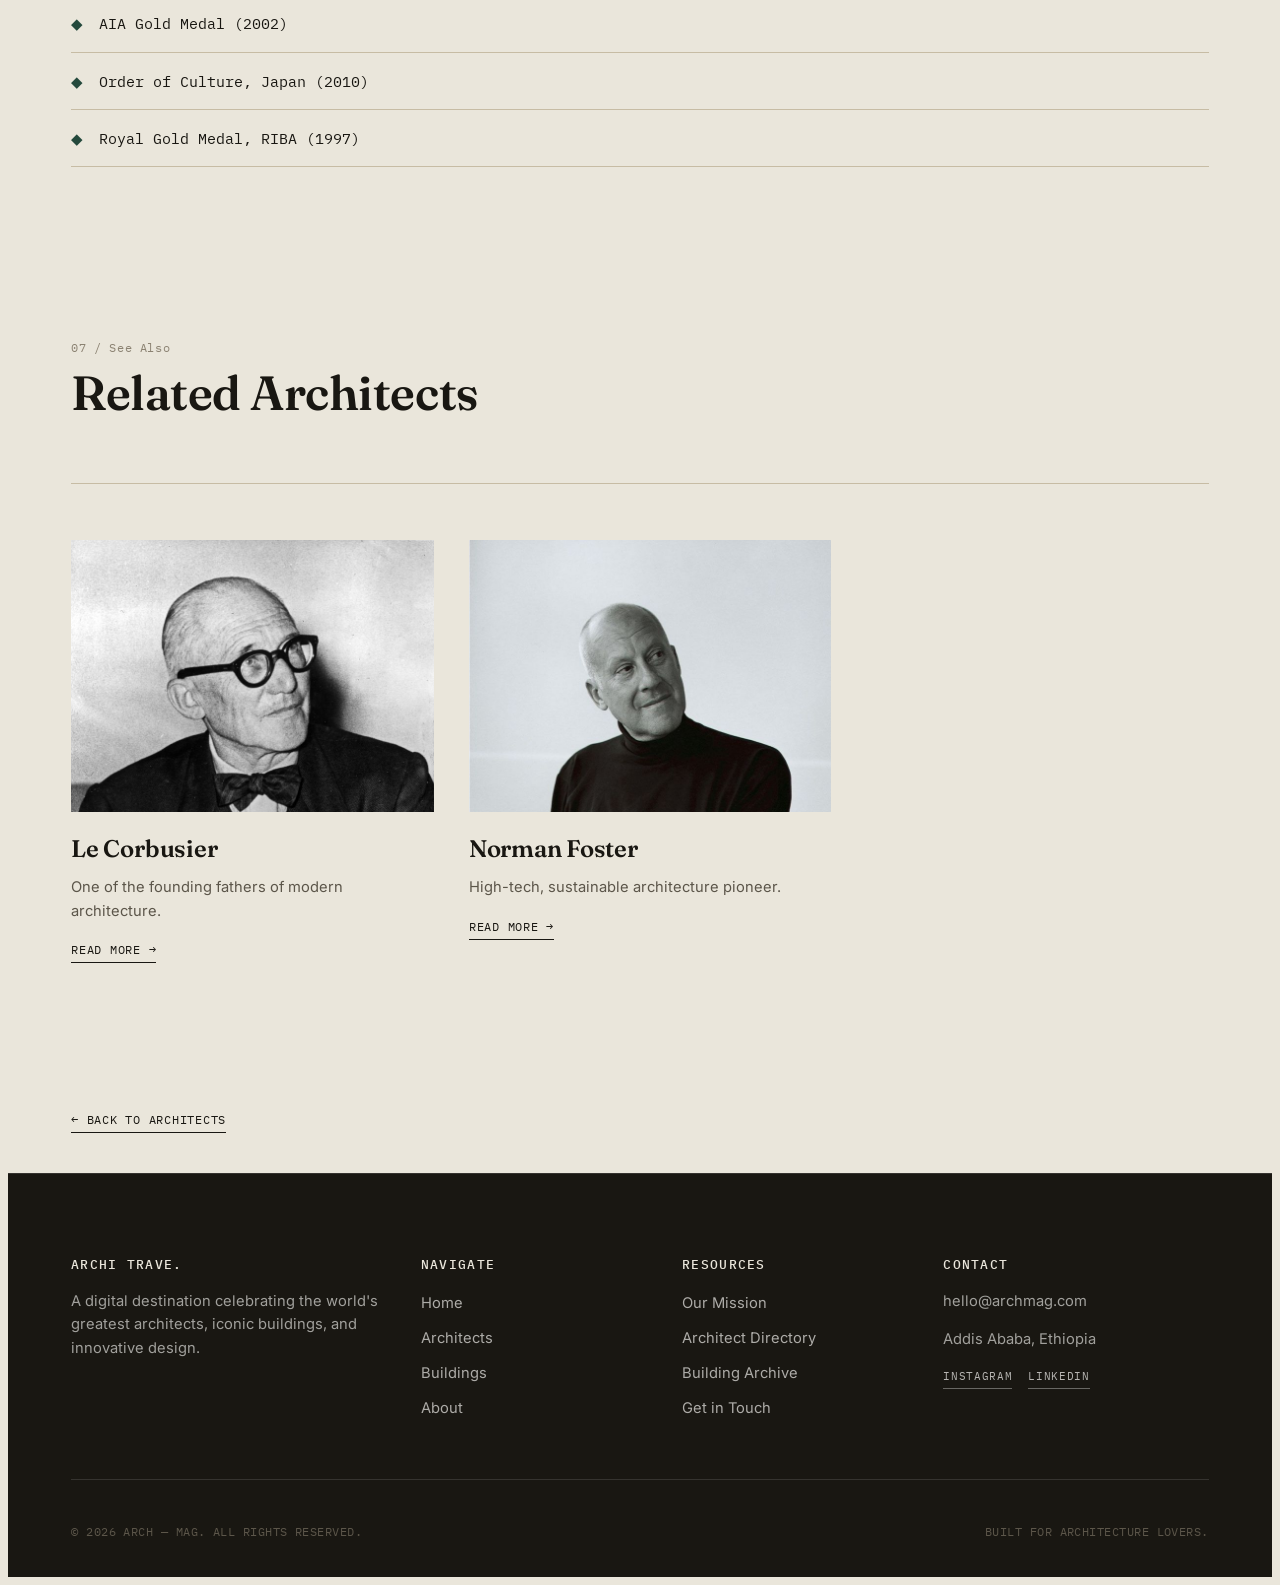
<file: tadao-ando.html>
<!DOCTYPE html>
<html lang="en">
<head>
  <meta charset="UTF-8">
  <meta name="viewport" content="width=device-width, initial-scale=1.0">
  <title>Tadao Ando | ARCH — MAG.</title>
  <meta name="description" content="Tadao Ando — biography, quick facts, famous projects, and design philosophy.">

  <link rel="preconnect" href="https://fonts.googleapis.com">
  <link rel="preconnect" href="https://fonts.gstatic.com" crossorigin>
  <link href="https://fonts.googleapis.com/css2?family=Fraunces:ital,opsz,wght@0,9..144,300;0,9..144,500;0,9..144,600;1,9..144,500&family=Inter:wght@300;400;500;600&family=IBM+Plex+Mono:wght@400;500&display=swap" rel="stylesheet">
  <link rel="stylesheet" href="css/style.css">
</head>
<body>

<div id="progressBar"></div>

<header>
  <nav class="navbar container">
    <div class="logo"><a href="index.html"><img src="images/brand/architrave-mark.png" alt="Architrave" class="logo-mark"><span class="logo-word">Architrave.</span></a></div>
    <ul class="nav-links">
      <li><a href="index.html">Home</a></li>
      <li><a href="architects.html" class="active">Architects</a></li>
      <li><a href="buildings.html">Buildings</a></li>
      <li><a href="about.html">About</a></li>
      <li><a href="contact.html">Contact</a></li>
    </ul>
    <button class="menu-toggle" aria-label="Toggle menu"><span></span><span></span><span></span></button>
  </nav>
</header>

<section class="architect-hero">
  <div class="container">
    <div class="architect-hero-content">
      <div class="architect-image crop"><img src="images/architects/tadao-ando.jpg" alt="Tadao Ando"></div>
      <div class="architect-info">
        <span class="eyebrow">Profile N&deg;03</span>
        <h1>Tadao Ando</h1>
        <p class="country">Japan &mdash; b. 1941</p>
        <p class="profession">Architect &middot; Pritzker Prize Laureate</p>
      </div>
    </div>
  </div>
</section>

<section class="biography section-pad reveal">
  <div class="container">
    <div class="section-head">
      <div><span class="section-num">01 / Biography</span><h2>Life &amp; Work</h2></div>
    </div>
    <div class="bio-content">
                <p>Tadao Ando (b. 1941) is a self-taught Japanese architect from Osaka. Before turning to architecture, he worked as a boxer and traveled extensively through Japan, the United States, Europe, and Africa, studying buildings firsthand rather than through formal training.</p>
                <p>Ando founded his studio, Tadao Ando Architect &amp; Associates, in Osaka in 1969. He is best known for a restrained material palette of exposed, board-formed concrete combined with a masterful, almost spiritual use of natural light.</p>
                <p>His architecture is closely associated with critical regionalism &mdash; buildings that respond to their site and Japanese spatial tradition while remaining resolutely modern and geometric in expression.</p>
    </div>
  </div>
</section>

<section class="facts section-pad-sm reveal">
  <div class="container">
    <div class="section-head">
      <div><span class="section-num">02 / Data</span><h2>Quick Facts</h2></div>
    </div>
    <div class="facts-grid">
              <div class="fact-card">
                <h3>Born</h3>
                <p>13 September 1941</p>
              </div>
              <div class="fact-card">
                <h3>Nationality</h3>
                <p>Japanese</p>
              </div>
              <div class="fact-card">
                <h3>Style</h3>
                <p>Minimalism</p>
              </div>
              <div class="fact-card">
                <h3>Firm</h3>
                <p>Tadao Ando Architect & Associates</p>
              </div>
              <div class="fact-card">
                <h3>Pritzker Prize</h3>
                <p>1995</p>
              </div>
              <div class="fact-card">
                <h3>Background</h3>
                <p>Self-taught, former boxer</p>
              </div>
    </div>
  </div>
</section>

<section class="projects section-pad reveal">
  <div class="container">
    <div class="section-head">
      <div><span class="section-num">03 / Portfolio</span><h2>Famous Projects</h2></div>
    </div>
    <div class="projects-grid">
            <div class="project-card">
              <div class="img-wrap crop"><img src="images/buildings/church-of-the-light.jpg" alt="Church of the Light"></div>
              <div class="project-info">
                <h3>Church of the Light</h3>
                <p>Ibaraki, Osaka &mdash; a concrete chapel where a cruciform slit in the wall floods the altar with daylight.</p>
              </div>
            </div>
            <div class="project-card">
              <div class="img-wrap crop"><img src="images/buildings/chichu-art-museum.jpg" alt="Chichu Art Museum"></div>
              <div class="project-info">
                <h3>Chichu Art Museum</h3>
                <p>Naoshima, Japan &mdash; built largely underground so the art, light, and landscape take precedence over the building.</p>
              </div>
            </div>
            <div class="project-card">
              <div class="img-wrap crop"><img src="images/buildings/rokko-housing.jpg" alt="Rokko Housing"></div>
              <div class="project-info">
                <h3>Rokko Housing</h3>
                <p>Kobe, Japan &mdash; terraced concrete apartments stepped into a steep hillside.</p>
              </div>
            </div>
    </div>
  </div>
</section>

<section class="philosophy section-pad-sm reveal">
  <div class="container">
    <div class="section-head">
      <div><span class="section-num">04 / Ethos</span><h2>Design Philosophy</h2></div>
    </div>
    <p class="philosophy-text">Ando designs with light as a building material in its own right, using raw concrete not as a cold surface but as a canvas for shadow and silence. His work asks visitors to slow down and notice how a space changes through the course of a day.</p>
  </div>
</section>

<section class="timeline section-pad reveal">
  <div class="container">
    <div class="section-head">
      <div><span class="section-num">05 / Career</span><h2>Career Timeline</h2></div>
    </div>
    <div class="timeline-row" style="grid-template-columns: 1fr;">
      <div class="timeline-v">
          <div class="timeline-item">
            <div class="year">1941</div>
            <h3>Born in Osaka</h3>
            <p>Tadao Ando was born in Osaka, Japan.</p>
          </div>
          <div class="timeline-item">
            <div class="year">1962-1969</div>
            <h3>Self-Directed Study</h3>
            <p>Traveled independently across Japan, the US, Europe, and Africa to study architecture firsthand.</p>
          </div>
          <div class="timeline-item">
            <div class="year">1969</div>
            <h3>Founded His Studio</h3>
            <p>Established Tadao Ando Architect & Associates in Osaka.</p>
          </div>
          <div class="timeline-item">
            <div class="year">1995</div>
            <h3>Pritzker Prize</h3>
            <p>Recognized with architecture's highest honor.</p>
          </div>
          <div class="timeline-item">
            <div class="year">2002</div>
            <h3>AIA Gold Medal</h3>
            <p>Received the American Institute of Architects Gold Medal.</p>
          </div>
      </div>
    </div>
  </div>
</section>

<section class="awards section-pad-sm reveal">
  <div class="container">
    <div class="section-head">
      <div><span class="section-num">06 / Honors</span><h2>Major Awards</h2></div>
    </div>
    <ul class="awards-list">
            <li><span>&#9670;</span> Pritzker Architecture Prize (1995)</li>
            <li><span>&#9670;</span> Praemium Imperiale (1996)</li>
            <li><span>&#9670;</span> AIA Gold Medal (2002)</li>
            <li><span>&#9670;</span> Order of Culture, Japan (2010)</li>
            <li><span>&#9670;</span> Royal Gold Medal, RIBA (1997)</li>
    </ul>
  </div>
</section>

<section class="related-architects section-pad reveal">
  <div class="container">
    <div class="section-head">
      <div><span class="section-num">07 / See Also</span><h2>Related Architects</h2></div>
    </div>
    <div class="projects-grid" style="grid-template-columns: repeat(2, 1fr); max-width: 760px;">
            <div class="project-card">
              <div class="img-wrap crop"><img src="images/architects/le-corbusier.jpg" alt="Le Corbusier"></div>
              <div class="project-info">
                <h3>Le Corbusier</h3>
                <p>One of the founding fathers of modern architecture.</p>
                <a href="le-corbusier.html" class="link-arrow">Read More →</a>
              </div>
            </div>
            <div class="project-card">
              <div class="img-wrap crop"><img src="images/architects/norman-foster.jpg" alt="Norman Foster"></div>
              <div class="project-info">
                <h3>Norman Foster</h3>
                <p>High-tech, sustainable architecture pioneer.</p>
                <a href="norman-foster.html" class="link-arrow">Read More →</a>
              </div>
            </div>
    </div>
  </div>
</section>

<section class="back-section">
  <div class="container">
    <a href="architects.html" class="link-arrow">&larr; Back to Architects</a>
  </div>
</section>

<footer>
  <div class="container">
    <div class="footer-grid">
      <div class="footer-column">
        <h3>ARCHI TRAVE.</h3>
        <p>A digital destination celebrating the world's greatest architects, iconic buildings, and innovative design.</p>
      </div>
      <div class="footer-column">
        <h3>Navigate</h3>
        <ul>
          <li><a href="index.html">Home</a></li>
          <li><a href="architects.html">Architects</a></li>
          <li><a href="buildings.html">Buildings</a></li>
          <li><a href="about.html">About</a></li>
        </ul>
      </div>
      <div class="footer-column">
        <h3>Resources</h3>
        <ul>
          <li><a href="about.html">Our Mission</a></li>
          <li><a href="architects.html">Architect Directory</a></li>
          <li><a href="buildings.html">Building Archive</a></li>
          <li><a href="contact.html">Get in Touch</a></li>
        </ul>
      </div>
      <div class="footer-column">
        <h3>Contact</h3>
        <p>hello@archmag.com</p>
        <p>Addis Ababa, Ethiopia</p>
        <div class="social-links">
          <a href="#">Instagram</a>
          <a href="#">LinkedIn</a>
        </div>
      </div>
    </div>
    <hr>
    <div class="footer-bottom">
      <p>© 2026 ARCH — MAG. All Rights Reserved.</p>
      <p>Built for architecture lovers.</p>
    </div>
  </div>
</footer>

<button id="backToTop" aria-label="Back to top">↑</button>
<script src="js/main.js"></script>
</body>
</html>
</file>
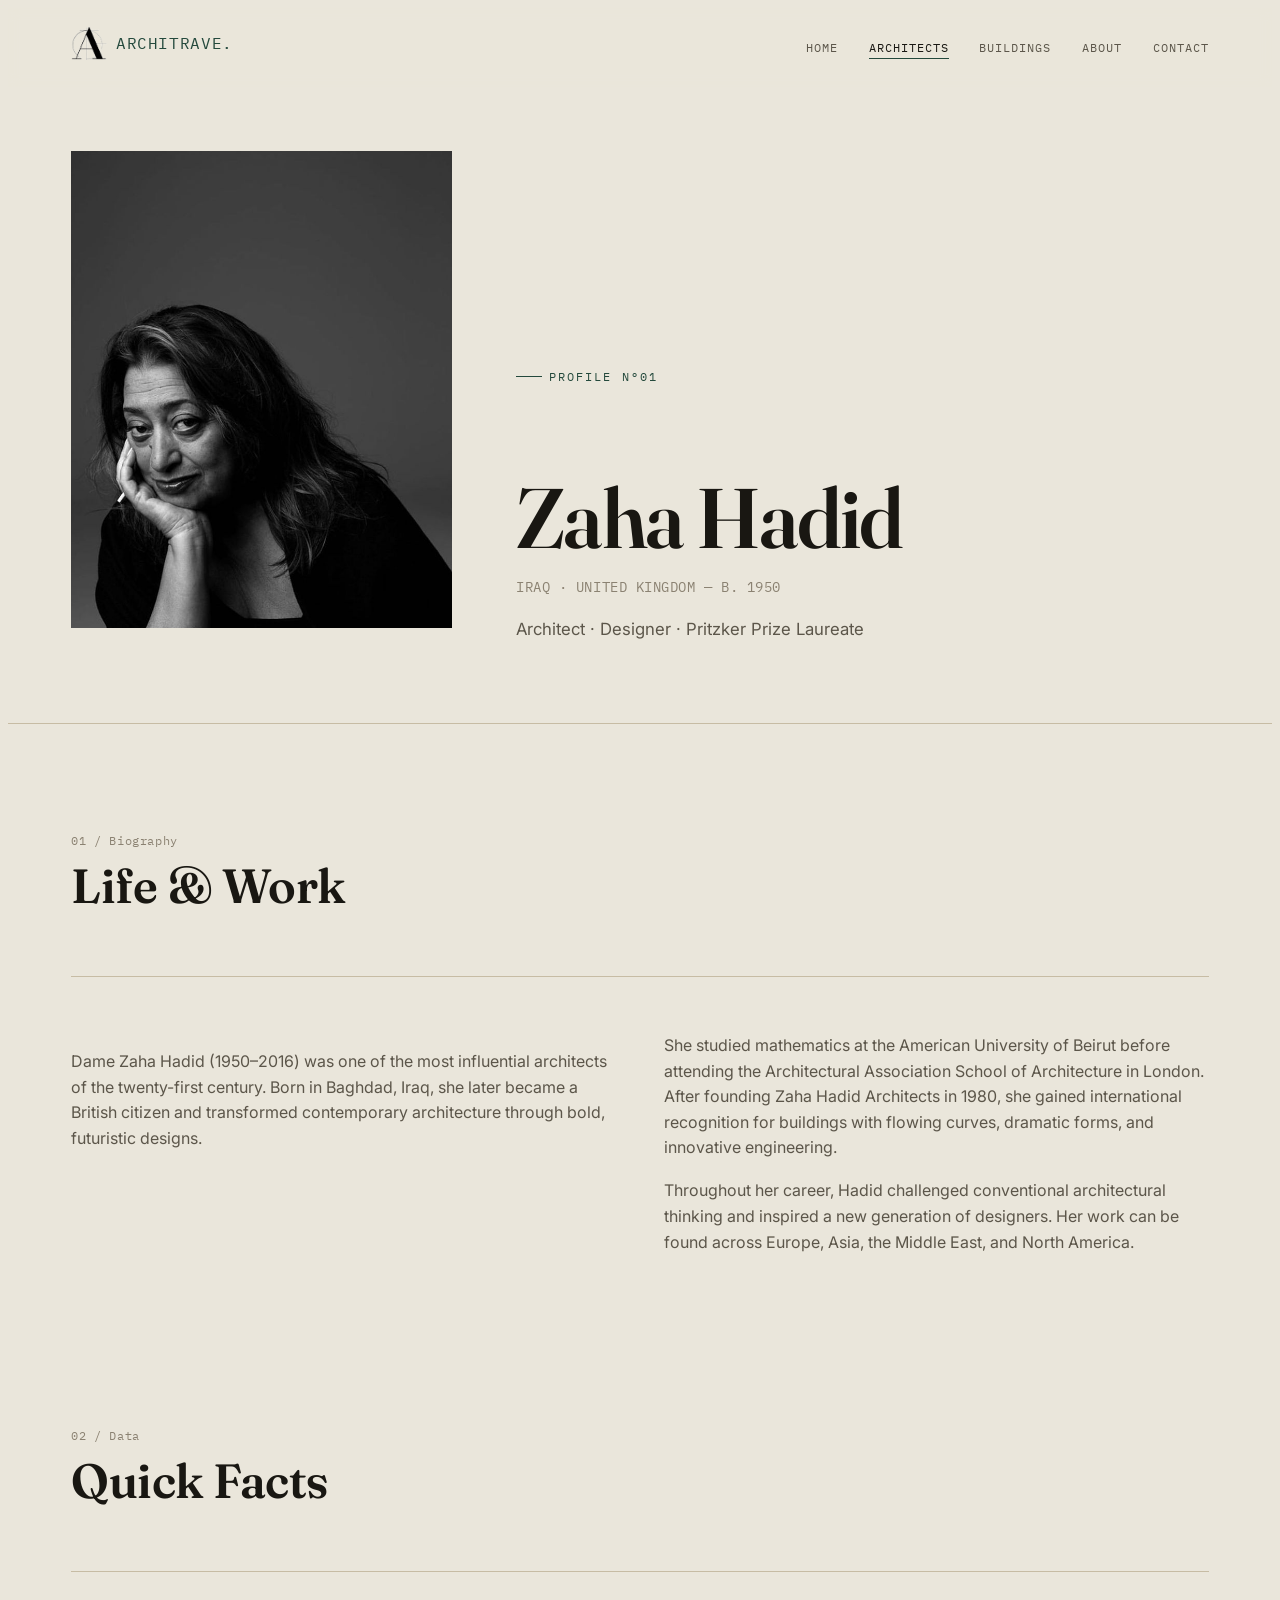
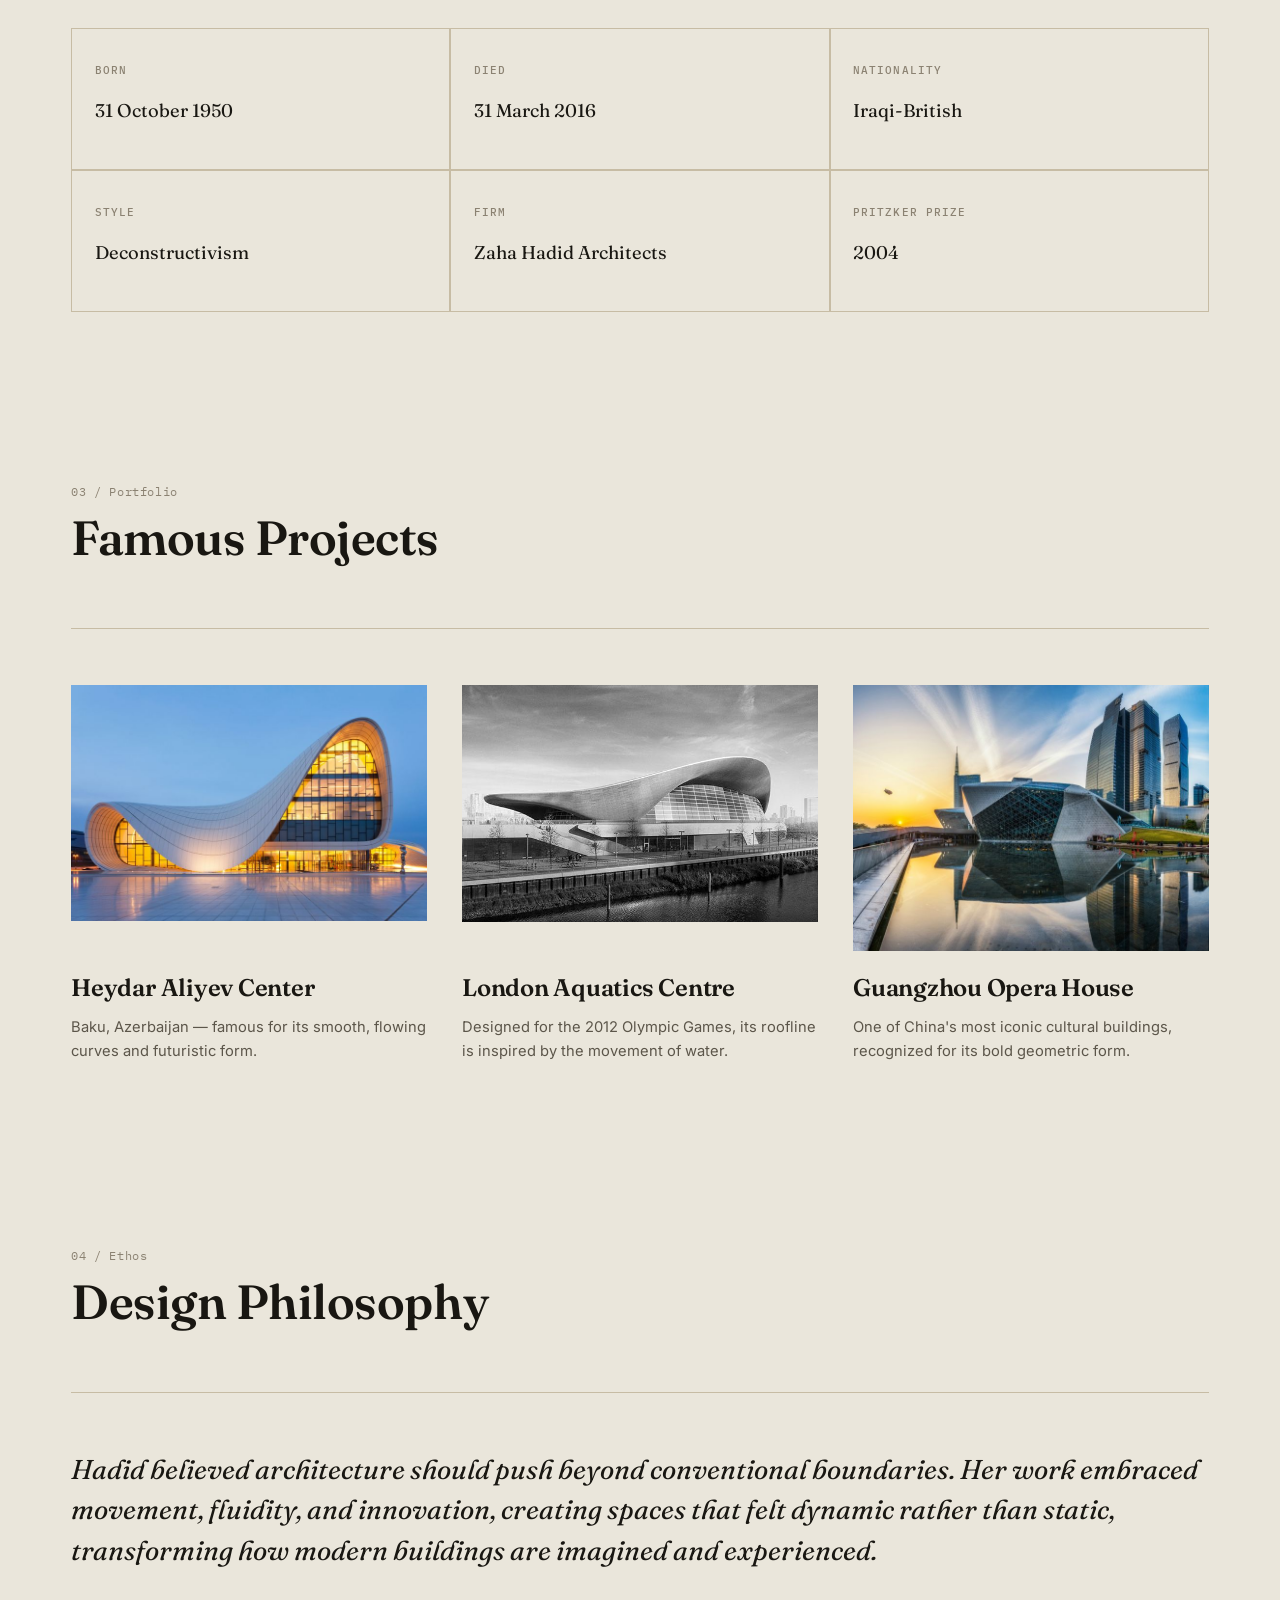
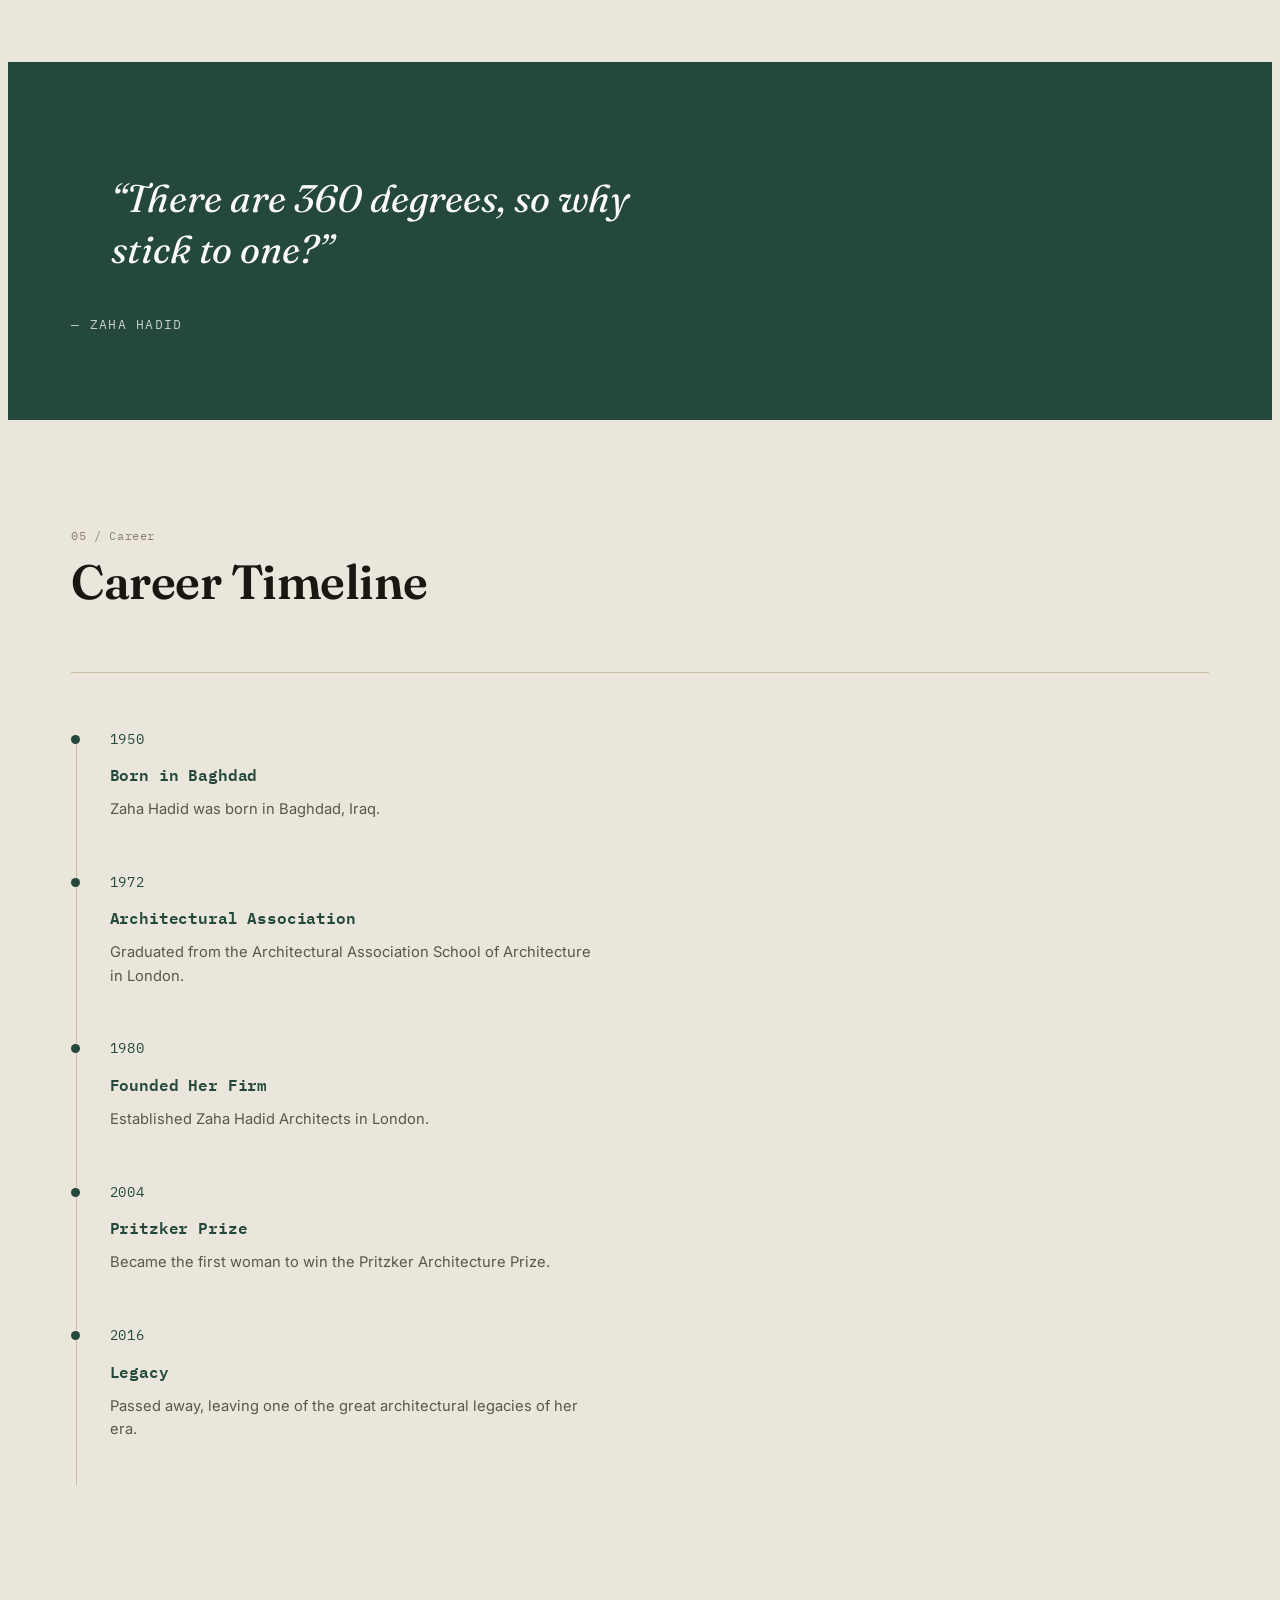
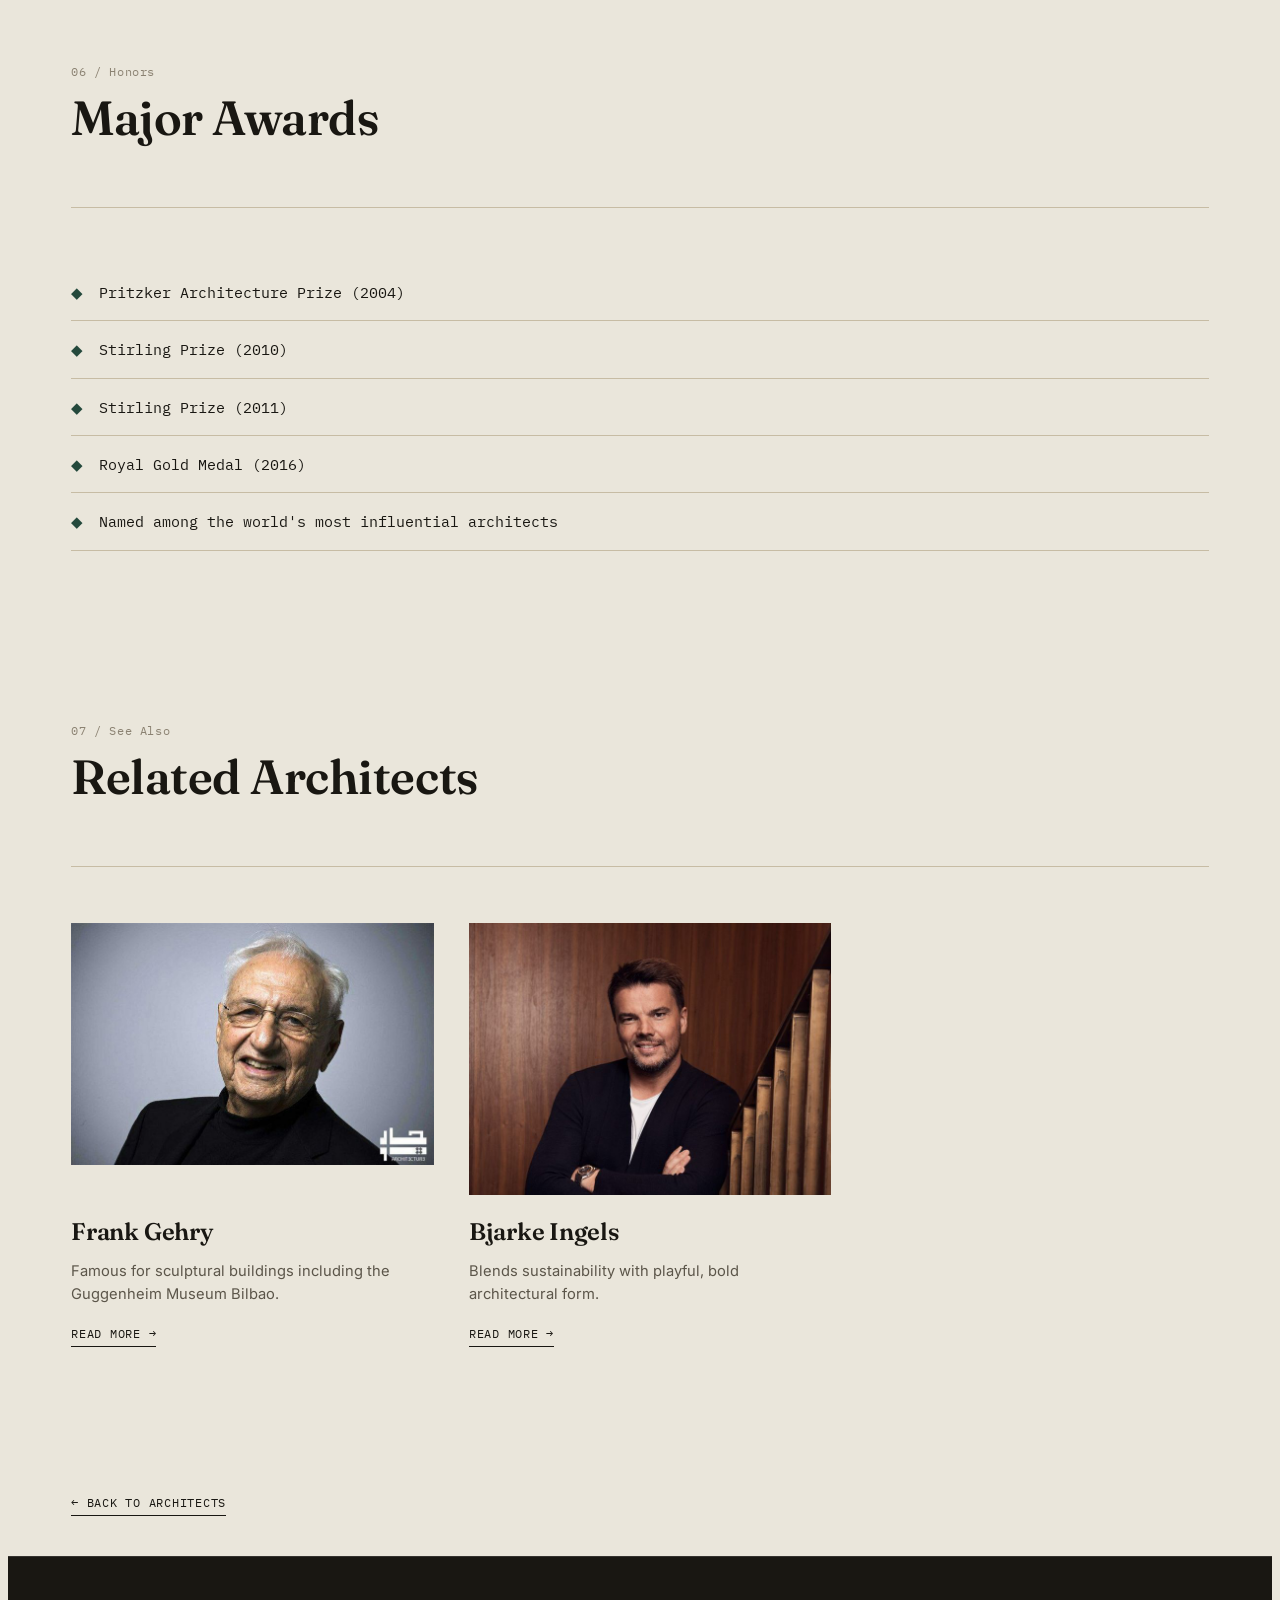
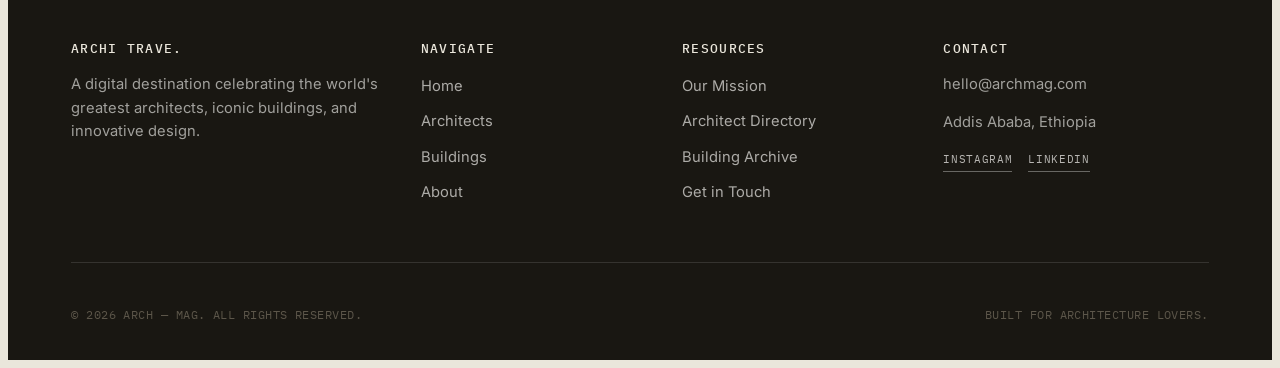
<file: zaha-hadid.html>
<!DOCTYPE html>
<html lang="en">
<head>
  <meta charset="UTF-8">
  <meta name="viewport" content="width=device-width, initial-scale=1.0">
  <title>Zaha Hadid | ARCH — MAG.</title>
  <meta name="description" content="Zaha Hadid — biography, quick facts, famous projects, and design philosophy.">

  <link rel="preconnect" href="https://fonts.googleapis.com">
  <link rel="preconnect" href="https://fonts.gstatic.com" crossorigin>
  <link href="https://fonts.googleapis.com/css2?family=Fraunces:ital,opsz,wght@0,9..144,300;0,9..144,500;0,9..144,600;1,9..144,500&family=Inter:wght@300;400;500;600&family=IBM+Plex+Mono:wght@400;500&display=swap" rel="stylesheet">
  <link rel="stylesheet" href="css/style.css">
</head>
<body>

<div id="progressBar"></div>

<header>
  <nav class="navbar container">
    <div class="logo"><a href="index.html"><img src="images/brand/architrave-mark.png" alt="Architrave" class="logo-mark"><span class="logo-word">Architrave.</span></a></div>
    <ul class="nav-links">
      <li><a href="index.html">Home</a></li>
      <li><a href="architects.html" class="active">Architects</a></li>
      <li><a href="buildings.html">Buildings</a></li>
      <li><a href="about.html">About</a></li>
      <li><a href="contact.html">Contact</a></li>
    </ul>
    <button class="menu-toggle" aria-label="Toggle menu"><span></span><span></span><span></span></button>
  </nav>
</header>

<section class="architect-hero">
  <div class="container">
    <div class="architect-hero-content">
      <div class="architect-image crop"><img src="images/architects/zaha-hadid.jpg" alt="Zaha Hadid"></div>
      <div class="architect-info">
        <span class="eyebrow">Profile N&deg;01</span>
        <h1>Zaha Hadid</h1>
        <p class="country">Iraq &middot; United Kingdom &mdash; b. 1950</p>
        <p class="profession">Architect &middot; Designer &middot; Pritzker Prize Laureate</p>
      </div>
    </div>
  </div>
</section>

<section class="biography section-pad reveal">
  <div class="container">
    <div class="section-head">
      <div><span class="section-num">01 / Biography</span><h2>Life &amp; Work</h2></div>
    </div>
    <div class="bio-content">
                <p>Dame Zaha Hadid (1950&ndash;2016) was one of the most influential architects of the twenty-first century. Born in Baghdad, Iraq, she later became a British citizen and transformed contemporary architecture through bold, futuristic designs.</p>
                <p>She studied mathematics at the American University of Beirut before attending the Architectural Association School of Architecture in London. After founding Zaha Hadid Architects in 1980, she gained international recognition for buildings with flowing curves, dramatic forms, and innovative engineering.</p>
                <p>Throughout her career, Hadid challenged conventional architectural thinking and inspired a new generation of designers. Her work can be found across Europe, Asia, the Middle East, and North America.</p>
    </div>
  </div>
</section>

<section class="facts section-pad-sm reveal">
  <div class="container">
    <div class="section-head">
      <div><span class="section-num">02 / Data</span><h2>Quick Facts</h2></div>
    </div>
    <div class="facts-grid">
              <div class="fact-card">
                <h3>Born</h3>
                <p>31 October 1950</p>
              </div>
              <div class="fact-card">
                <h3>Died</h3>
                <p>31 March 2016</p>
              </div>
              <div class="fact-card">
                <h3>Nationality</h3>
                <p>Iraqi-British</p>
              </div>
              <div class="fact-card">
                <h3>Style</h3>
                <p>Deconstructivism</p>
              </div>
              <div class="fact-card">
                <h3>Firm</h3>
                <p>Zaha Hadid Architects</p>
              </div>
              <div class="fact-card">
                <h3>Pritzker Prize</h3>
                <p>2004</p>
              </div>
    </div>
  </div>
</section>

<section class="projects section-pad reveal">
  <div class="container">
    <div class="section-head">
      <div><span class="section-num">03 / Portfolio</span><h2>Famous Projects</h2></div>
    </div>
    <div class="projects-grid">
            <div class="project-card">
              <div class="img-wrap crop"><img src="images/buildings/heydar-aliyev.jpg" alt="Heydar Aliyev Center"></div>
              <div class="project-info">
                <h3>Heydar Aliyev Center</h3>
                <p>Baku, Azerbaijan &mdash; famous for its smooth, flowing curves and futuristic form.</p>
              </div>
            </div>
            <div class="project-card">
              <div class="img-wrap crop"><img src="images/buildings/london-aquatics.jpg" alt="London Aquatics Centre"></div>
              <div class="project-info">
                <h3>London Aquatics Centre</h3>
                <p>Designed for the 2012 Olympic Games, its roofline is inspired by the movement of water.</p>
              </div>
            </div>
            <div class="project-card">
              <div class="img-wrap crop"><img src="images/buildings/guangzhou-opera.jpg" alt="Guangzhou Opera House"></div>
              <div class="project-info">
                <h3>Guangzhou Opera House</h3>
                <p>One of China's most iconic cultural buildings, recognized for its bold geometric form.</p>
              </div>
            </div>
    </div>
  </div>
</section>

<section class="philosophy section-pad-sm reveal">
  <div class="container">
    <div class="section-head">
      <div><span class="section-num">04 / Ethos</span><h2>Design Philosophy</h2></div>
    </div>
    <p class="philosophy-text">Hadid believed architecture should push beyond conventional boundaries. Her work embraced movement, fluidity, and innovation, creating spaces that felt dynamic rather than static, transforming how modern buildings are imagined and experienced.</p>
  </div>
</section>

<section class="quote-section reveal">
  <div class="container">
    <blockquote>&ldquo;There are 360 degrees, so why stick to one?&rdquo;</blockquote>
    <p class="quote-author">— Zaha Hadid</p>
  </div>
</section>

<section class="timeline section-pad reveal">
  <div class="container">
    <div class="section-head">
      <div><span class="section-num">05 / Career</span><h2>Career Timeline</h2></div>
    </div>
    <div class="timeline-row" style="grid-template-columns: 1fr;">
      <div class="timeline-v">
          <div class="timeline-item">
            <div class="year">1950</div>
            <h3>Born in Baghdad</h3>
            <p>Zaha Hadid was born in Baghdad, Iraq.</p>
          </div>
          <div class="timeline-item">
            <div class="year">1972</div>
            <h3>Architectural Association</h3>
            <p>Graduated from the Architectural Association School of Architecture in London.</p>
          </div>
          <div class="timeline-item">
            <div class="year">1980</div>
            <h3>Founded Her Firm</h3>
            <p>Established Zaha Hadid Architects in London.</p>
          </div>
          <div class="timeline-item">
            <div class="year">2004</div>
            <h3>Pritzker Prize</h3>
            <p>Became the first woman to win the Pritzker Architecture Prize.</p>
          </div>
          <div class="timeline-item">
            <div class="year">2016</div>
            <h3>Legacy</h3>
            <p>Passed away, leaving one of the great architectural legacies of her era.</p>
          </div>
      </div>
    </div>
  </div>
</section>

<section class="awards section-pad-sm reveal">
  <div class="container">
    <div class="section-head">
      <div><span class="section-num">06 / Honors</span><h2>Major Awards</h2></div>
    </div>
    <ul class="awards-list">
            <li><span>&#9670;</span> Pritzker Architecture Prize (2004)</li>
            <li><span>&#9670;</span> Stirling Prize (2010)</li>
            <li><span>&#9670;</span> Stirling Prize (2011)</li>
            <li><span>&#9670;</span> Royal Gold Medal (2016)</li>
            <li><span>&#9670;</span> Named among the world's most influential architects</li>
    </ul>
  </div>
</section>

<section class="related-architects section-pad reveal">
  <div class="container">
    <div class="section-head">
      <div><span class="section-num">07 / See Also</span><h2>Related Architects</h2></div>
    </div>
    <div class="projects-grid" style="grid-template-columns: repeat(2, 1fr); max-width: 760px;">
            <div class="project-card">
              <div class="img-wrap crop"><img src="images/architects/frank-gehry.jpg" alt="Frank Gehry"></div>
              <div class="project-info">
                <h3>Frank Gehry</h3>
                <p>Famous for sculptural buildings including the Guggenheim Museum Bilbao.</p>
                <a href="frank-gehry.html" class="link-arrow">Read More →</a>
              </div>
            </div>
            <div class="project-card">
              <div class="img-wrap crop"><img src="images/architects/bjarke-ingels.jpg" alt="Bjarke Ingels"></div>
              <div class="project-info">
                <h3>Bjarke Ingels</h3>
                <p>Blends sustainability with playful, bold architectural form.</p>
                <a href="bjarke-ingels.html" class="link-arrow">Read More →</a>
              </div>
            </div>
    </div>
  </div>
</section>

<section class="back-section">
  <div class="container">
    <a href="architects.html" class="link-arrow">&larr; Back to Architects</a>
  </div>
</section>

<footer>
  <div class="container">
    <div class="footer-grid">
      <div class="footer-column">
        <h3>ARCHI TRAVE.</h3>
        <p>A digital destination celebrating the world's greatest architects, iconic buildings, and innovative design.</p>
      </div>
      <div class="footer-column">
        <h3>Navigate</h3>
        <ul>
          <li><a href="index.html">Home</a></li>
          <li><a href="architects.html">Architects</a></li>
          <li><a href="buildings.html">Buildings</a></li>
          <li><a href="about.html">About</a></li>
        </ul>
      </div>
      <div class="footer-column">
        <h3>Resources</h3>
        <ul>
          <li><a href="about.html">Our Mission</a></li>
          <li><a href="architects.html">Architect Directory</a></li>
          <li><a href="buildings.html">Building Archive</a></li>
          <li><a href="contact.html">Get in Touch</a></li>
        </ul>
      </div>
      <div class="footer-column">
        <h3>Contact</h3>
        <p>hello@archmag.com</p>
        <p>Addis Ababa, Ethiopia</p>
        <div class="social-links">
          <a href="#">Instagram</a>
          <a href="#">LinkedIn</a>
        </div>
      </div>
    </div>
    <hr>
    <div class="footer-bottom">
      <p>© 2026 ARCH — MAG. All Rights Reserved.</p>
      <p>Built for architecture lovers.</p>
    </div>
  </div>
</footer>

<button id="backToTop" aria-label="Back to top">↑</button>
<script src="js/main.js"></script>
</body>
</html>
</file>
<file: css/style.css>
/* ===================================================================
   ARCH — MAG.
   Design system: editorial / drafting-table modern
   Display: Fraunces · Body: Inter · Utility: IBM Plex Mono
=================================================================== */

*, *::before, *::after { box-sizing: border-box; }

:root{
  /* ---- palette: limestone paper + verdigris + brick, drafting ink ---- */
  --paper:      #EAE6DB;
  --paper-2:    #E0DACB;
  --paper-3:    #D6CEBB;
  --ink:        #191712;
  --ink-soft:   #5C564A;
  --ink-faint:  #8B8272;
  --line:       #C7BCA4;
  --line-soft:  #D8D0BC;
  --accent:     #24493C;   /* verdigris green */
  --accent-2:   #2F5E4C;
  --accent-tint:#DBE3DA;
  --brick:      #9A4726;   /* burnt brick, used sparingly */
  --white:      #FCFBF8;

  --radius: 1px;
  --container: 1280px;
  --container-narrow: 860px;

  --font-display: 'Fraunces', serif;
  --font-body: 'Inter', sans-serif;
  --font-mono: 'IBM Plex Mono', monospace;

  --ease: cubic-bezier(.65,0,.35,1);
}

html{ scroll-behavior: smooth; }

body{
  font-family: var(--font-body);
  background: var(--paper);
  color: var(--ink);
  line-height: 1.6;
  font-size: 16px;
  -webkit-font-smoothing: antialiased;
}

img{ width: 100%; display: block; object-fit: cover; }
a{ text-decoration: none; color: inherit; }
ul{ list-style: none; margin:0; padding:0; }
button{ font-family: inherit; cursor: pointer; }
input, textarea{ font-family: inherit; }

::selection{ background: var(--accent); color: var(--paper); }

@media (prefers-reduced-motion: reduce){
  *{ animation-duration: .001ms !important; transition-duration: .001ms !important; scroll-behavior: auto !important; }
}

.container{
  width: 90%;
  max-width: var(--container);
  margin: 0 auto;
}
.container-narrow{
  width: 90%;
  max-width: var(--container-narrow);
  margin: 0 auto;
}

/* ===================================================================
   TYPOGRAPHY
=================================================================== */

h1, h2, h3, h4{
  font-family: var(--font-display);
  font-weight: 600;
  line-height: 1.08;
  letter-spacing: -0.01em;
  color: var(--ink);
}

h1{ font-size: clamp(2.8rem, 6.6vw, 5.6rem); font-weight: 600; letter-spacing: -0.02em; }
h2{ font-size: clamp(1.9rem, 4vw, 3rem); }
h3{ font-size: clamp(1.2rem, 2vw, 1.5rem); font-weight: 600; }

.hero-text h1::after{
  content: "";
  display: block;
  width: 84px;
  height: 4px;
  margin-top: 1.3rem;
  background: linear-gradient(90deg, var(--accent), var(--brick));
}

p{ color: var(--ink-soft); }

.eyebrow{
  display: inline-flex;
  align-items: center;
  gap: .6em;
  font-family: var(--font-mono);
  font-size: .72rem;
  letter-spacing: .18em;
  text-transform: uppercase;
  color: var(--accent);
}
.eyebrow::before{
  content: "";
  width: 26px;
  height: 1px;
  background: var(--accent);
  display: inline-block;
}

.lede{
  font-size: clamp(1.05rem, 1.5vw, 1.25rem);
  color: var(--ink-soft);
  max-width: 46ch;
}

/* ===================================================================
   SECTION SCAFFOLDING
=================================================================== */

section{ position: relative; }

.section-pad{ padding: clamp(4rem, 8vw, 7rem) 0; }
.section-pad-sm{ padding: clamp(2.5rem, 5vw, 4rem) 0; }

.section-head{
  display: flex;
  justify-content: space-between;
  align-items: flex-end;
  gap: 2rem;
  margin-bottom: clamp(2rem, 5vw, 3.5rem);
  border-bottom: 1px solid var(--line);
  padding-bottom: 1.5rem;
}
.section-head h2{ margin-top: .5rem; }
.section-head .lede{ margin: 0 0 0 auto; text-align: right; padding-top: .5rem; }

.section-num{
  font-family: var(--font-mono);
  font-size: .78rem;
  color: var(--ink-faint);
  letter-spacing: .05em;
}

.rule{ border: none; border-top: 1px solid var(--line); margin: 0; }

/* registration / crop marks — signature motif ------------------------ */
.crop{
  position: relative;
}
.crop::before,
.crop::after{
  content: "";
  position: absolute;
  width: 16px;
  height: 16px;
  border: 1px solid var(--accent);
  opacity: .8;
  z-index: 2;
  pointer-events: none;
}
.crop::before{ top: -1px; left: -1px; border-right: none; border-bottom: none; }
.crop::after{ bottom: -1px; right: -1px; border-left: none; border-top: none; }

.crop-mark{
  position: relative;
}
.crop-mark span{
  position: absolute;
  width: 14px;
  height: 14px;
  border: 1px solid currentColor;
}
.crop-mark span:nth-child(1){ top: 0; left: 0; border-right: none; border-bottom: none; }
.crop-mark span:nth-child(2){ top: 0; right: 0; border-left: none; border-bottom: none; }
.crop-mark span:nth-child(3){ bottom: 0; left: 0; border-right: none; border-top: none; }
.crop-mark span:nth-child(4){ bottom: 0; right: 0; border-left: none; border-top: none; }

/* faint blueprint grid backdrop --------------------------------------- */
.grid-bg{
  background-image:
    linear-gradient(var(--line-soft) 1px, transparent 1px),
    linear-gradient(90deg, var(--line-soft) 1px, transparent 1px);
  background-size: 42px 42px;
  background-position: center;
}

/* ===================================================================
   BUTTONS
=================================================================== */

.btn{
  display: inline-flex;
  align-items: center;
  gap: .6rem;
  font-family: var(--font-mono);
  font-weight: 500;
  font-size: .78rem;
  letter-spacing: .1em;
  text-transform: uppercase;
  padding: .95rem 1.6rem;
  background: var(--ink);
  color: var(--paper);
  border: 1px solid var(--ink);
  transition: background .3s var(--ease), color .3s var(--ease), border-color .3s var(--ease), transform .25s var(--ease), box-shadow .25s var(--ease);
}
.btn:hover{ background: var(--accent); border-color: var(--accent); color: var(--white); transform: translateY(-3px); box-shadow: 0 10px 24px rgba(25,23,18,.22); }

.btn-outline{
  background: transparent;
  color: var(--ink);
  border: 1px solid var(--ink);
}
.btn-outline:hover{ background: var(--ink); color: var(--paper); transform: translateY(-3px); box-shadow: 0 10px 24px rgba(25,23,18,.18); }

.btn-light{
  background: var(--paper);
  color: var(--ink);
  border: 1px solid var(--paper);
}
.btn-light:hover{ background: var(--accent); color: var(--white); border-color: var(--accent); transform: translateY(-3px); box-shadow: 0 10px 24px rgba(25,23,18,.25); }

.link-arrow{
  font-family: var(--font-mono);
  font-size: .78rem;
  letter-spacing: .06em;
  text-transform: uppercase;
  color: var(--ink);
  border-bottom: 1px solid var(--ink);
  padding-bottom: 2px;
  display: inline-flex;
  gap: .5em;
  transition: color .25s var(--ease), border-color .25s var(--ease), gap .25s var(--ease);
}
.link-arrow:hover{ color: var(--accent); border-color: var(--accent); gap: .8em; }

/* ===================================================================
   HEADER / NAV
=================================================================== */

#progressBar{
  position: fixed;
  top: 0; left: 0;
  height: 2px;
  width: 0%;
  background: var(--accent);
  z-index: 1200;
}

header{
  position: sticky;
  top: 0;
  z-index: 1000;
  background: rgba(234, 230, 219, .92);
  backdrop-filter: blur(6px);
  border-bottom: 1px solid transparent;
  transition: border-color .3s var(--ease), box-shadow .3s var(--ease);
}
header.scrolled{
  border-color: var(--accent);
  box-shadow: 0 12px 30px rgba(25,23,18,.09);
}

.navbar{
  display: flex;
  align-items: center;
  justify-content: space-between;
  padding: 1.15rem 0;
}

.logo a{
  font-family: var(--font-mono);
  font-size: 1rem;
  letter-spacing: .04em;
  text-transform: uppercase;
  color: var(--ink);
  display: inline-flex;
  align-items: center;
  gap: .55rem;
}
.logo a span{ color: var(--accent); }
.logo-mark{
  width: auto;
  height: 34px;
  display: block;
  flex-shrink: 0;
}
.logo-word{ line-height: 1; }
.logo small{
  display: block;
  font-family: var(--font-mono);
  font-size: .58rem;
  letter-spacing: .18em;
  color: var(--ink-faint);
  text-transform: uppercase;
  margin-top: .15rem;
}

.nav-links{
  display: flex;
  gap: clamp(1.4rem, 2.4vw, 2.4rem);
}
.nav-links a{
  position: relative;
  font-family: var(--font-mono);
  font-size: .78rem;
  letter-spacing: .08em;
  text-transform: uppercase;
  color: var(--ink-soft);
  padding-bottom: 4px;
}
.nav-links a::after{
  content: "";
  position: absolute;
  left: 0; bottom: 0;
  width: 0%;
  height: 1px;
  background: var(--accent);
  transition: width .3s var(--ease);
}
.nav-links a:hover,
.nav-links a.active{ color: var(--ink); }
.nav-links a:hover::after,
.nav-links a.active::after{ width: 100%; }

.menu-toggle{
  display: none;
  flex-direction: column;
  gap: 5px;
  background: none;
  border: none;
  padding: 4px;
}
.menu-toggle span{
  width: 22px;
  height: 1px;
  background: var(--ink);
  display: block;
  transition: transform .3s var(--ease), opacity .3s var(--ease);
}
.menu-toggle.active span:nth-child(1){ transform: translateY(6px) rotate(45deg); }
.menu-toggle.active span:nth-child(2){ opacity: 0; }
.menu-toggle.active span:nth-child(3){ transform: translateY(-6px) rotate(-45deg); }

/* ===================================================================
   PAGE HERO (interior pages)
=================================================================== */

.page-hero{
  padding: clamp(3.5rem, 9vw, 6.5rem) 0 clamp(2.5rem, 5vw, 4rem);
  border-bottom: 1px solid var(--line);
}
.page-hero .eyebrow{ margin-bottom: 1.1rem; }
.page-hero h1{ max-width: 16ch; }
.page-hero p{ margin-top: 1.1rem; max-width: 52ch; }

/* ===================================================================
   HOME — HERO
=================================================================== */

#hero{
  border-bottom: 1px solid var(--line);
}
.hero-split{
  display: grid;
  grid-template-columns: 1.05fr 1fr;
  min-height: 82vh;
}
.hero-text{
  display: flex;
  flex-direction: column;
  justify-content: center;
  gap: 1.6rem;
  padding: clamp(2.5rem, 5vw, 5rem) clamp(1.5rem, 5vw, 4rem);
}
.hero-text h1{ margin: 0; }
.hero-text .lede{ max-width: 40ch; }
.hero-cta{ display: flex; gap: 1rem; flex-wrap: wrap; margin-top: .5rem; }

.hero-media{
  position: relative;
  overflow: hidden;
  min-height: 520px;
}
.hero-media img {
    width: 100%;
    height: 100%;
    object-fit: cover;
    object-position: center;
    position: absolute;
    inset: 0;
}
.hero-media .cap{
  position: absolute;
  left: 1.4rem;
  bottom: 1.4rem;
  color: var(--white);
  font-family: var(--font-mono);
  font-size: .72rem;
  letter-spacing: .08em;
  text-transform: uppercase;
  background: rgba(25,23,18,.55);
  padding: .5rem .8rem;
  backdrop-filter: blur(3px);
}

/* stat strip ------------------------------------------------------- */
#stats{ border-bottom: 1px solid var(--line); background: var(--paper-2); }
.stats-grid{
  display: grid;
  grid-template-columns: repeat(4, 1fr);
}
.stat-card{
  text-align: left;
  padding: 2.2rem clamp(1rem, 2.5vw, 2rem);
  border-left: 1px solid var(--line);
}
.stat-card:first-child{ border-left: none; }
.stat-card h2{
  font-family: var(--font-mono);
  font-weight: 500;
  font-size: clamp(1.8rem, 3.5vw, 2.6rem);
  color: var(--accent);
  letter-spacing: -0.02em;
}
.stat-card p{
  font-family: var(--font-mono);
  font-size: .72rem;
  letter-spacing: .08em;
  text-transform: uppercase;
  color: var(--ink-soft);
  margin-top: .4rem;
}

/* ===================================================================
   FEATURED ARCHITECT (home)
=================================================================== */

.featured-container{
  display: grid;
  grid-template-columns: .85fr 1.15fr;
  gap: clamp(2rem, 5vw, 4.5rem);
  align-items: center;
}
.featured-image{
  position: relative;
  aspect-ratio: 4/5;
  overflow: hidden;
}
.featured-image img{ height: 100%; }
.featured-text .category{
  font-family: var(--font-mono);
  font-size: .72rem;
  letter-spacing: .12em;
  text-transform: uppercase;
  color: var(--brick);
}
.featured-text h2{ margin: .6rem 0 .3rem; }
.featured-text h4{
  font-family: var(--font-mono);
  font-weight: 400;
  font-size: .85rem;
  letter-spacing: .04em;
  color: var(--ink-faint);
  margin-bottom: 1.3rem;
  text-transform: uppercase;
}
.featured-text p{ margin-bottom: 1rem; max-width: 52ch; }
.featured-text .btn{ margin-top: .8rem; }

/* ===================================================================
   ARCHITECT GRID / CARDS
=================================================================== */

.architect-grid{
  display: grid;
  grid-template-columns: repeat(3, 1fr);
  gap: clamp(1.5rem, 3vw, 2.5rem);
}
.architect-card{
  background: var(--paper);
  transition: transform .35s var(--ease);
}
.architect-card:hover{ transform: translateY(-6px); }
.architect-card .thumb{
  position: relative;
  aspect-ratio: 3/4;
  overflow: hidden;
  box-shadow: 0 0 0 rgba(0,0,0,0);
  transition: box-shadow .35s var(--ease);
}
.architect-card:hover .thumb{ box-shadow: 0 18px 34px rgba(25,23,18,.22); }
.architect-card img{
  height: 100%;
  transition: transform .6s var(--ease);
}
.architect-card:hover img{ transform: scale(1.06); }
.architect-card .thumb::after{
  content: "";
  position: absolute; inset: 0;
  background: linear-gradient(180deg, transparent 55%, rgba(25,23,18,.65) 100%);
}
.architect-card .idx{
  position: absolute;
  top: .9rem; left: .9rem;
  font-family: var(--font-mono);
  font-size: .7rem;
  color: var(--white);
  z-index: 2;
  letter-spacing: .05em;
}
.card-content{ padding: 1.1rem .1rem 0; }
.card-content h3{ margin-bottom: .3rem; }
.card-content p{ font-size: .92rem; margin-bottom: .8rem; }
.card-content .link-arrow{ font-size: .72rem; }

/* search / filter bar ----------------------------------------------- */
.search-section{
  padding: 1.8rem 0;
  border-bottom: 1px solid var(--line);
}
.search-wrap{
  display: flex;
  align-items: center;
  gap: .8rem;
  border-bottom: 1px solid var(--ink);
  padding-bottom: .7rem;
}
.search-wrap .mono-label{
  font-family: var(--font-mono);
  font-size: .72rem;
  letter-spacing: .1em;
  text-transform: uppercase;
  color: var(--ink-faint);
}
#searchArchitect{
  flex: 1;
  border: none;
  background: transparent;
  font-family: var(--font-display);
  font-size: 1.3rem;
  color: var(--ink);
  outline: none;
}
#searchArchitect::placeholder{ color: var(--ink-faint); font-family: var(--font-body); font-size: 1.05rem; }

.no-results{
  font-family: var(--font-mono);
  font-size: .85rem;
  color: var(--ink-faint);
  text-transform: uppercase;
  letter-spacing: .06em;
  padding: 3rem 0;
  text-align: center;
  display: none;
}
.no-results.show{ display: block; }

/* ===================================================================
   BUILDINGS
=================================================================== */

.building-grid{
  display: grid;
  grid-template-columns: repeat(3, 1fr);
  gap: 2px;
  background: var(--line);
  border: 1px solid var(--line);
}
.building-card{
  position: relative;
  aspect-ratio: 4/5;
  overflow: hidden;
  background: var(--ink);
  display: block;
}
.building-card img{
  height: 100%;
  transition: transform .7s var(--ease), opacity .4s;
  opacity: .92;
}
.building-card:hover img{ transform: scale(1.07); opacity: 1; }
.building-overlay{
  position: absolute;
  left: 0; right: 0; bottom: 0;
  padding: 1.2rem;
  background: linear-gradient(180deg, transparent, rgba(15,14,11,.88) 85%);
  color: var(--white);
}
.building-overlay h3{ color: var(--white); font-size: 1.15rem; margin-bottom: .25rem; }
.building-overlay p{
  font-family: var(--font-mono);
  font-size: .7rem;
  letter-spacing: .08em;
  text-transform: uppercase;
  color: rgba(252,251,248,.75);
}
.building-card .plate{
  position: absolute;
  top: .9rem; right: .9rem;
  font-family: var(--font-mono);
  font-size: .68rem;
  color: rgba(252,251,248,.85);
  z-index: 2;
}

/* ===================================================================
   NEWSLETTER
=================================================================== */

#newsletter{
  background: var(--ink);
  color: var(--paper);
}
.newsletter-content{
  display: grid;
  grid-template-columns: 1.2fr 1fr;
  align-items: center;
  gap: 2rem;
  padding: clamp(3rem, 6vw, 4.5rem) 0;
}
.newsletter-content h2{ color: var(--paper); margin-bottom: .6rem; }
.newsletter-content p{ color: rgba(252,251,248,.65); max-width: 42ch; }
.newsletter-form{
  display: flex;
  border-bottom: 1px solid rgba(252,251,248,.35);
  padding-bottom: .9rem;
}
.newsletter-form input{
  flex: 1;
  background: transparent;
  border: none;
  outline: none;
  color: var(--paper);
  font-size: 1.05rem;
  font-family: var(--font-body);
}
.newsletter-form input::placeholder{ color: rgba(252,251,248,.45); }
.newsletter-form .btn{ background: var(--accent); border-color: var(--accent); }
.newsletter-form .btn:hover{ background: var(--paper); color: var(--ink); border-color: var(--paper); }

/* ===================================================================
   FOOTER
=================================================================== */

footer{
  background: var(--ink);
  color: rgba(252,251,248,.7);
  border-top: 1px solid rgba(252,251,248,.12);
}
.footer-grid{
  display: grid;
  grid-template-columns: 1.4fr 1fr 1fr 1.2fr;
  gap: 2.5rem;
  padding: clamp(3rem, 6vw, 4.5rem) 0 2.5rem;
}
.footer-column h3{
  font-family: var(--font-mono);
  font-size: .8rem;
  letter-spacing: .1em;
  text-transform: uppercase;
  color: var(--paper);
  font-weight: 500;
  margin-bottom: 1.1rem;
}
.footer-column p{ color: rgba(252,251,248,.6); font-size: .92rem; margin-bottom: .5rem; }
.footer-column ul li{ margin-bottom: .6rem; }
.footer-column ul a{
  color: rgba(252,251,248,.65);
  font-size: .92rem;
  transition: color .25s var(--ease);
}
.footer-column ul a:hover{ color: var(--paper); }
.social-links{ display: flex; gap: 1rem; margin-top: 1rem; }
.social-links a{
  font-family: var(--font-mono);
  font-size: .7rem;
  letter-spacing: .06em;
  text-transform: uppercase;
  border-bottom: 1px solid rgba(252,251,248,.35);
  padding-bottom: 2px;
}
.social-links a:hover{ color: var(--paper); border-color: var(--paper); }

footer hr{ border: none; border-top: 1px solid rgba(252,251,248,.12); }
.footer-bottom{
  display: flex;
  justify-content: space-between;
  padding: 1.5rem 0;
  font-family: var(--font-mono);
  font-size: .72rem;
  letter-spacing: .04em;
  color: rgba(252,251,248,.45);
  text-transform: uppercase;
}

#backToTop{
  position: fixed;
  right: 1.6rem;
  bottom: 1.6rem;
  width: 46px;
  height: 46px;
  background: var(--ink);
  color: var(--paper);
  border: 1px solid var(--ink);
  font-family: var(--font-mono);
  opacity: 0;
  visibility: hidden;
  transform: translateY(10px);
  transition: all .35s var(--ease);
  z-index: 500;
}
#backToTop.show{ opacity: 1; visibility: visible; transform: translateY(0); }
#backToTop:hover{ background: var(--accent); border-color: var(--accent); }

/* ===================================================================
   ABOUT PAGE
=================================================================== */

.about-grid{
  display: grid;
  grid-template-columns: .9fr 1.1fr;
  gap: clamp(2rem, 5vw, 4.5rem);
  align-items: center;
}
.about-grid .img-wrap{ aspect-ratio: 4/5; overflow: hidden; }
.about-grid h2{ margin-bottom: 1.1rem; }
.about-grid p{ margin-bottom: 1rem; max-width: 50ch; }

.mission-grid{
  display: grid;
  grid-template-columns: repeat(3, 1fr);
  gap: 2px;
  background: var(--line);
  border: 1px solid var(--line);
}
.mission-card{
  background: var(--paper);
  padding: 2.4rem 2rem;
}
.mission-card .num{
  font-family: var(--font-mono);
  color: var(--accent);
  font-size: .78rem;
  letter-spacing: .1em;
  display: block;
  margin-bottom: 1rem;
}
.mission-card h3{ margin-bottom: .8rem; }
.mission-card p{ font-size: .95rem; }

.timeline-row{
  display: grid;
  grid-template-columns: repeat(3, 1fr);
  gap: clamp(1.5rem, 3vw, 3rem);
}
.timeline-item{
  border-top: 1px solid var(--ink);
  padding-top: 1.2rem;
}
.timeline-item h3{
  font-family: var(--font-mono);
  font-size: 1rem;
  color: var(--accent);
  margin-bottom: .5rem;
}
.timeline-item p{ font-size: .95rem; }

.masthead-grid{
  display: grid;
  grid-template-columns: repeat(3, 1fr);
  gap: clamp(1.5rem, 3vw, 2.5rem);
}
.masthead-card{
  border-left: 1px solid var(--line);
  padding: 0 0 0 1.4rem;
}
.masthead-card .role{
  font-family: var(--font-mono);
  font-size: .7rem;
  letter-spacing: .1em;
  text-transform: uppercase;
  color: var(--brick);
  display: block;
  margin-bottom: .6rem;
}
.masthead-card h3{ margin-bottom: .4rem; }
.masthead-card p{ font-size: .9rem; }

/* ===================================================================
   CONTACT PAGE
=================================================================== */

.contact-grid{
  display: grid;
  grid-template-columns: 1fr 1.15fr;
  gap: clamp(2.5rem, 5vw, 5rem);
}
.contact-info h3{ margin-bottom: .4rem; }
.contact-block{ margin-bottom: 2.4rem; }
.contact-block .eyebrow{ margin-bottom: .8rem; }
.contact-block p, .contact-block a{ font-size: 1rem; color: var(--ink-soft); }
.contact-block a:hover{ color: var(--accent); }
.contact-block .big{
  font-family: var(--font-display);
  font-size: 1.4rem;
  color: var(--ink);
}

.form-row{ display: grid; grid-template-columns: 1fr 1fr; gap: 1.6rem; }
.field{ margin-bottom: 1.6rem; }
.field label{
  display: block;
  font-family: var(--font-mono);
  font-size: .7rem;
  letter-spacing: .1em;
  text-transform: uppercase;
  color: var(--ink-faint);
  margin-bottom: .6rem;
}
.field input, .field textarea{
  width: 100%;
  border: none;
  border-bottom: 1px solid var(--line);
  background: transparent;
  padding: .6rem 0;
  font-size: 1.05rem;
  color: var(--ink);
  outline: none;
  transition: border-color .25s var(--ease);
  resize: vertical;
}
.field input:focus, .field textarea:focus{ border-color: var(--accent); }
.form-note{
  font-family: var(--font-mono);
  font-size: .72rem;
  color: var(--ink-faint);
  margin-top: 1rem;
}

/* ===================================================================
   ARCHITECT PROFILE PAGES
=================================================================== */

.architect-hero{
  padding: clamp(2.5rem, 6vw, 4rem) 0;
  border-bottom: 1px solid var(--line);
}
.architect-hero-content{
  display: grid;
  grid-template-columns: .55fr 1fr;
  gap: clamp(2rem, 5vw, 4rem);
  align-items: end;
}
.architect-image{ aspect-ratio: 3/4; overflow: hidden; }
.architect-info .eyebrow{ margin-bottom: 1rem; }
.architect-info h1{ margin-bottom: .6rem; }
.architect-info .country{
  font-family: var(--font-mono);
  font-size: .85rem;
  letter-spacing: .04em;
  text-transform: uppercase;
  color: var(--ink-faint);
  margin-bottom: .4rem;
}
.architect-info .profession{
  font-size: 1.05rem;
  color: var(--ink-soft);
  max-width: 40ch;
}

.bio-content{
  columns: 2;
  column-gap: 3rem;
  max-width: 100%;
}
.bio-content p{ margin-bottom: 1.1rem; break-inside: avoid; }

.facts-grid{
  display: grid;
  grid-template-columns: repeat(3, 1fr);
  gap: 2px;
  background: var(--line);
  border: 1px solid var(--line);
}
.fact-card{
  background: var(--paper);
  padding: 1.6rem 1.4rem;
}
.fact-card h3{
  font-family: var(--font-mono);
  font-size: .68rem;
  letter-spacing: .1em;
  text-transform: uppercase;
  color: var(--ink-faint);
  font-weight: 500;
  margin-bottom: .5rem;
}
.fact-card p{ font-family: var(--font-display); font-size: 1.15rem; color: var(--ink); }

.projects-grid{
  display: grid;
  grid-template-columns: repeat(3, 1fr);
  gap: clamp(1.5rem, 3vw, 2.2rem);
}
.project-card .img-wrap{ aspect-ratio: 4/3; overflow: hidden; margin-bottom: 1rem; }
.project-info h3{ margin-bottom: .5rem; }
.project-info p{ font-size: .92rem; margin-bottom: .8rem; }

.philosophy-text{
  font-family: var(--font-display);
  font-size: clamp(1.3rem, 2.3vw, 1.7rem);
  font-style: italic;
  line-height: 1.5;
  color: var(--ink);
  max-width: 70ch;
}

.awards-list li{
  font-family: var(--font-mono);
  font-size: .95rem;
  padding: 1rem 0;
  border-bottom: 1px solid var(--line);
  display: flex;
  gap: 1rem;
}
.awards-list li span{ color: var(--accent); }

.timeline-v{ position: relative; padding-left: 2.4rem; }
.timeline-v::before{
  content: "";
  position: absolute;
  left: 5px; top: .4rem; bottom: .4rem;
  width: 1px;
  background: var(--line);
}
.timeline-v .timeline-item{
  position: relative;
  border-top: none;
  padding: 0 0 2.2rem;
}
.timeline-v .timeline-item::before{
  content: "";
  position: absolute;
  left: -2.4rem; top: 6px;
  width: 9px; height: 9px;
  border-radius: 50%;
  background: var(--accent);
}
.timeline-v .year{
  font-family: var(--font-mono);
  color: var(--accent);
  font-size: .85rem;
  letter-spacing: .06em;
  margin-bottom: .3rem;
}
.timeline-v h3{ margin-bottom: .3rem; }
.timeline-v p{ font-size: .92rem; max-width: 55ch; }

.gallery-grid{
  display: grid;
  grid-template-columns: repeat(4, 1fr);
  gap: 2px;
  background: var(--line);
  border: 1px solid var(--line);
}
.gallery-grid img{ aspect-ratio: 1/1; }

.quote-section{
  background: var(--accent);
  color: var(--paper);
  padding: clamp(3rem, 6vw, 4.5rem) 0;
}
.quote-section blockquote{
  font-family: var(--font-display);
  font-style: italic;
  font-size: clamp(1.5rem, 3.5vw, 2.4rem);
  line-height: 1.35;
  max-width: 22ch;
  color: var(--white);
}
.quote-section .quote-author{
  margin-top: 1.4rem;
  font-family: var(--font-mono);
  font-size: .8rem;
  letter-spacing: .1em;
  text-transform: uppercase;
  color: rgba(252,251,248,.75);
}

.back-section{ padding: 2.5rem 0; }

/* ===================================================================
   SCROLL REVEAL
=================================================================== */

.reveal{ opacity: 0; transform: translateY(28px); transition: opacity .8s var(--ease), transform .8s var(--ease); }
.reveal.in{ opacity: 1; transform: translateY(0); }

/* ===================================================================
   RESPONSIVE
=================================================================== */

@media (max-width: 980px){
  .hero-split{ grid-template-columns: 1fr; min-height: auto; }
  .hero-media{ min-height: 320px; order: -1; }
  .stats-grid{ grid-template-columns: repeat(2, 1fr); }
  .stat-card:nth-child(3){ border-left: none; }
  .stat-card:nth-child(2), .stat-card:nth-child(4){ border-left: 1px solid var(--line); }
  .stat-card{ border-top: 1px solid var(--line); }
  .stat-card:nth-child(1), .stat-card:nth-child(2){ border-top: none; }
  .featured-container{ grid-template-columns: 1fr; }
  .architect-grid{ grid-template-columns: repeat(2, 1fr); }
  .building-grid{ grid-template-columns: repeat(2, 1fr); }
  .footer-grid{ grid-template-columns: 1fr 1fr; }
  .about-grid{ grid-template-columns: 1fr; }
  .mission-grid, .timeline-row, .masthead-grid, .projects-grid{ grid-template-columns: repeat(2, 1fr); }
  .facts-grid{ grid-template-columns: repeat(2, 1fr); }
  .gallery-grid{ grid-template-columns: repeat(2, 1fr); }
  .architect-hero-content{ grid-template-columns: 1fr; }
  .architect-image{ max-width: 320px; }
  .bio-content{ columns: 1; }
  .contact-grid{ grid-template-columns: 1fr; }
  .newsletter-content{ grid-template-columns: 1fr; }
}

@media (max-width: 680px){
  .nav-links{
    position: fixed;
    inset: 0 0 0 auto;
    width: 78%;
    max-width: 320px;
    height: 100vh;
    background: var(--paper);
    flex-direction: column;
    justify-content: center;
    padding: 2rem;
    gap: 1.8rem;
    transform: translateX(100%);
    transition: transform .4s var(--ease);
    border-left: 1px solid var(--line);
  }
  .nav-links.active{ transform: translateX(0); }
  .nav-links a{ font-size: 1rem; }
  .menu-toggle{ display: flex; }
  .architect-grid, .building-grid, .mission-grid, .timeline-row, .masthead-grid, .projects-grid, .facts-grid, .gallery-grid{ grid-template-columns: 1fr; }
  .footer-grid{ grid-template-columns: 1fr; gap: 2rem; }
  .stats-grid{ grid-template-columns: 1fr 1fr; }
  .form-row{ grid-template-columns: 1fr; }
  .footer-bottom{ flex-direction: column; gap: .5rem; }
}
</file>
